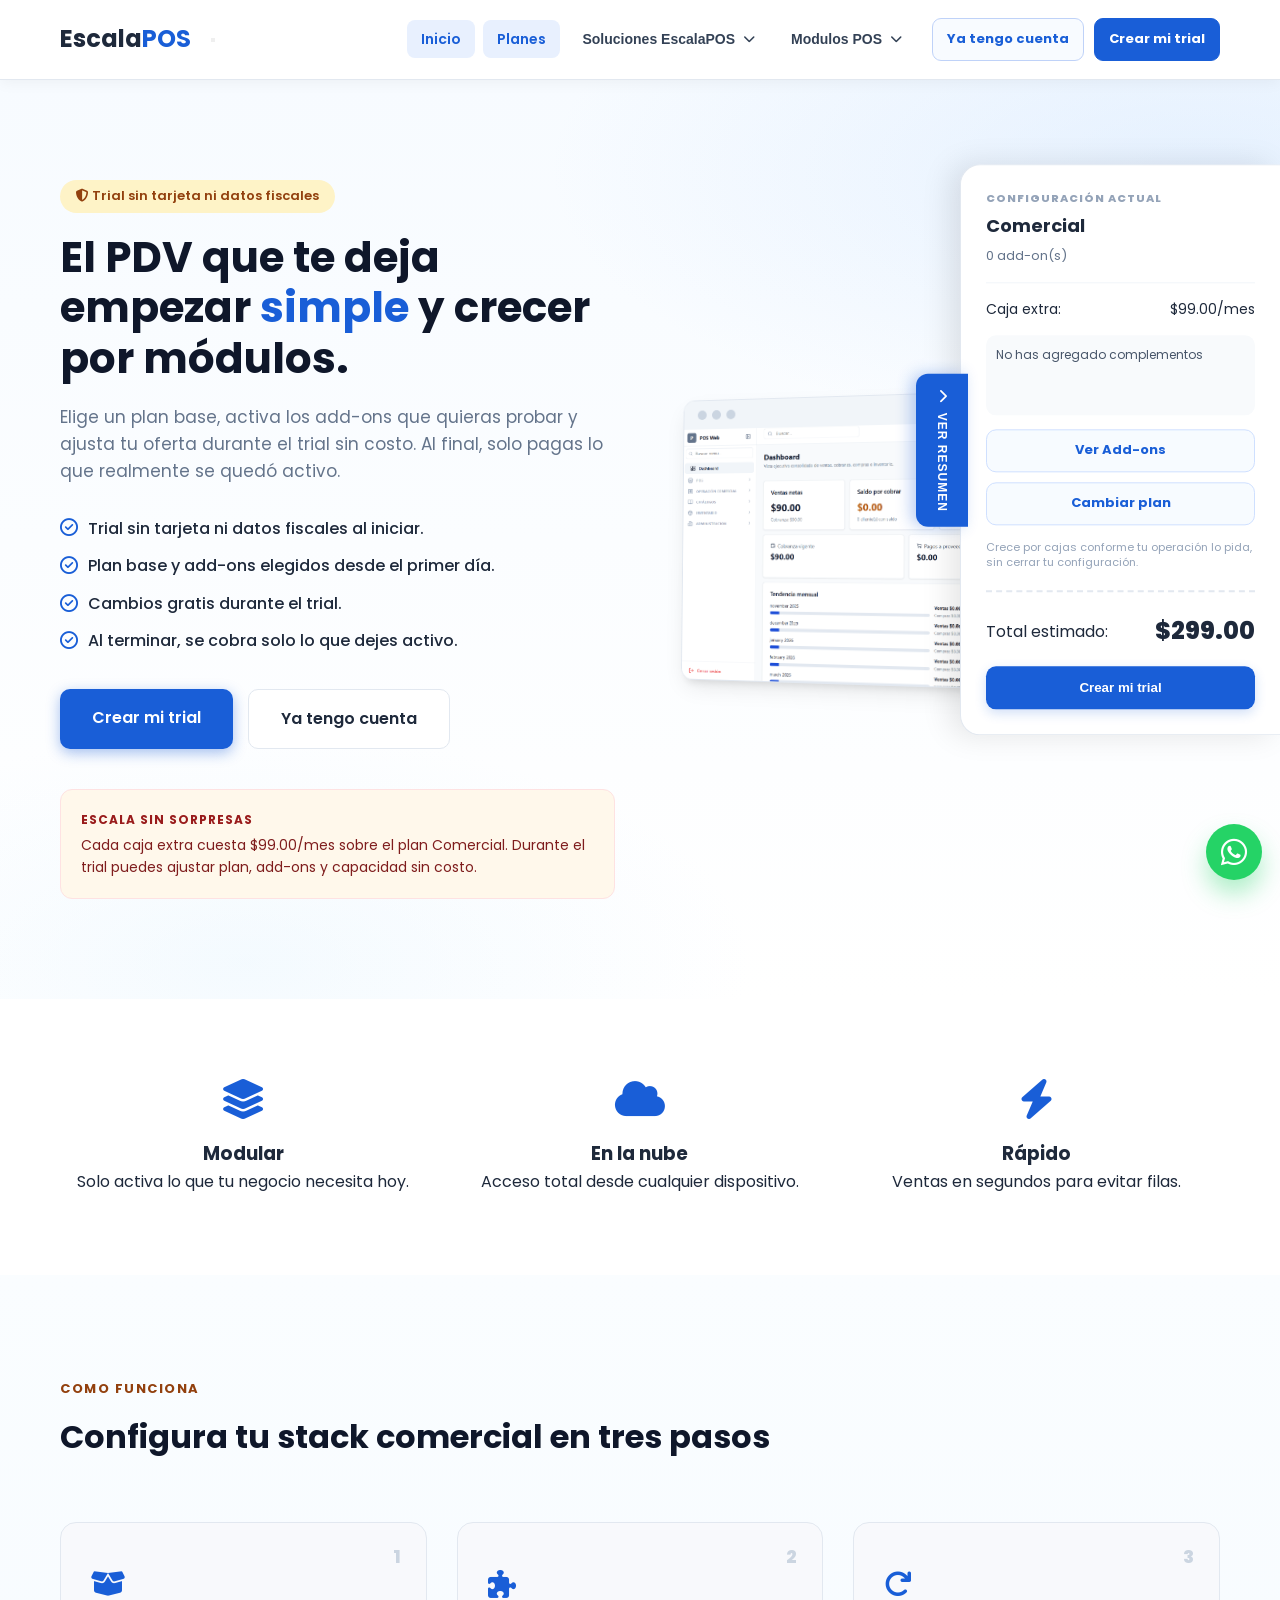
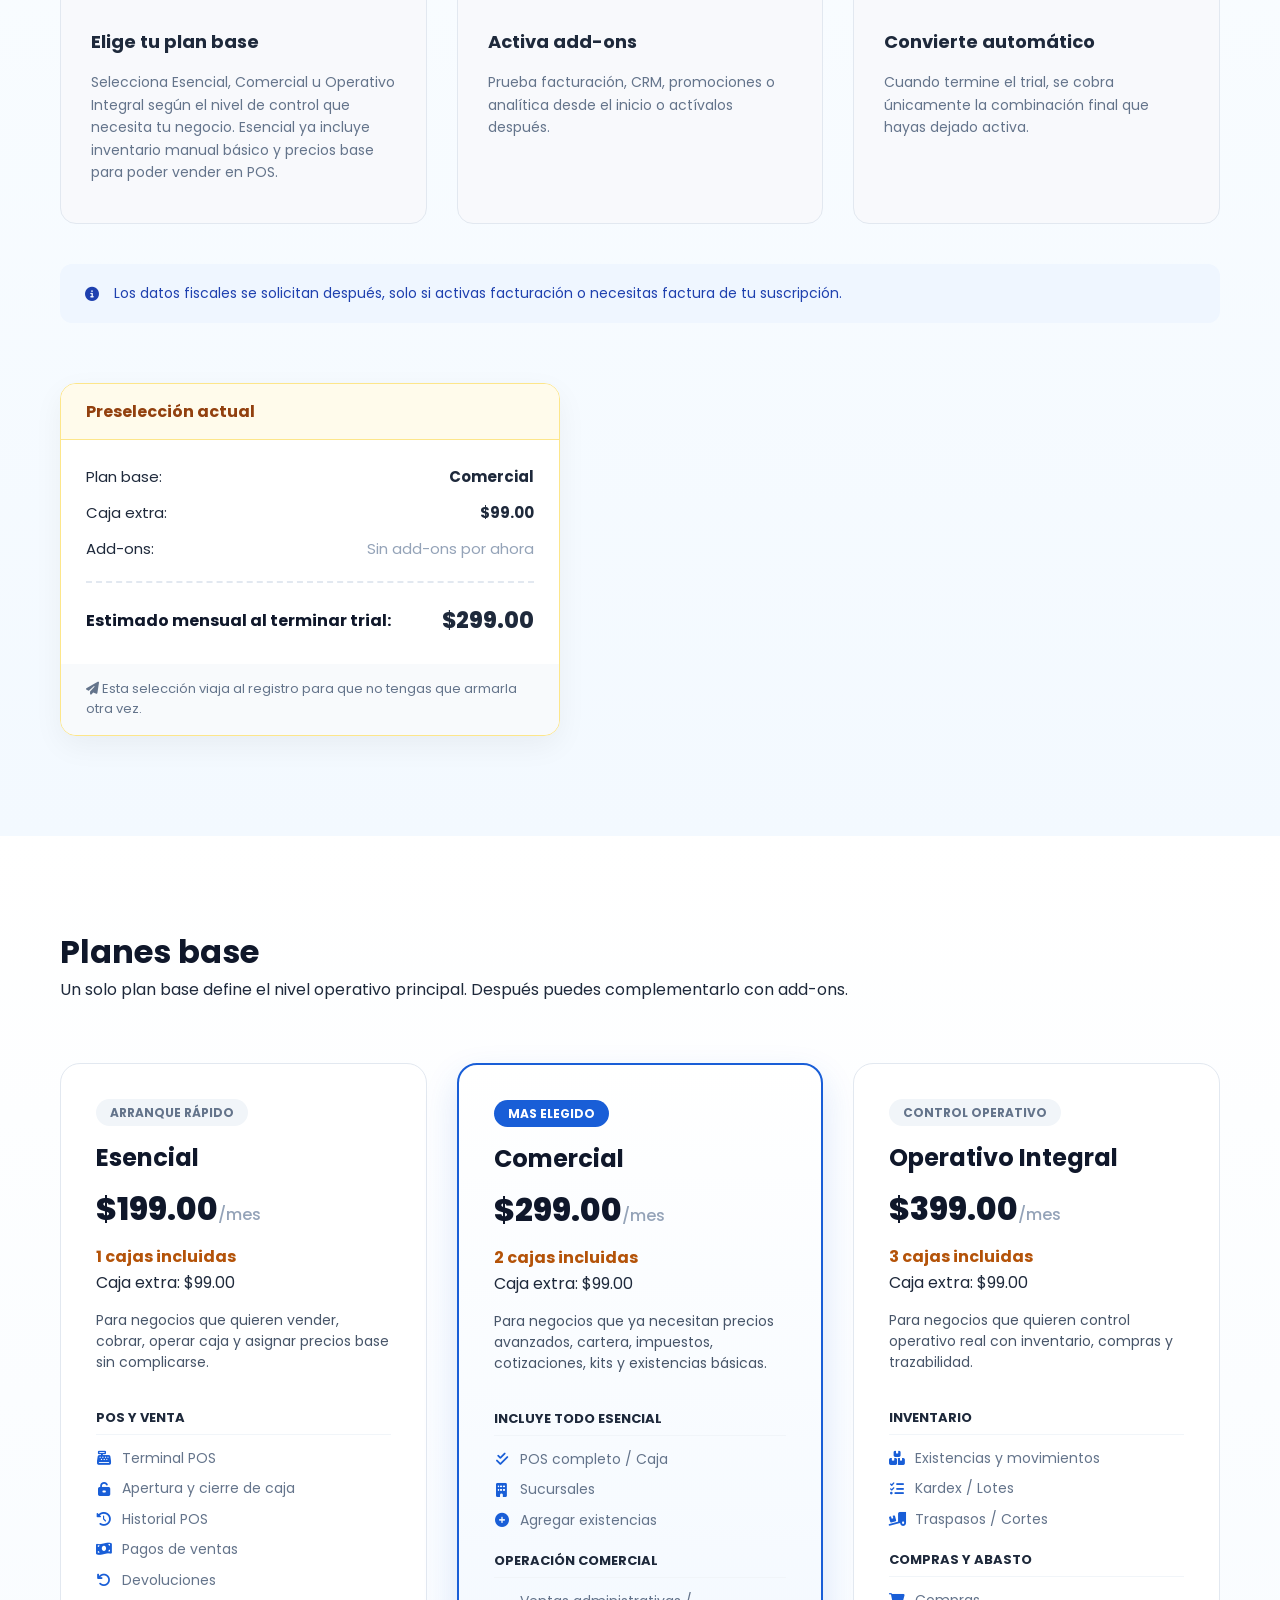
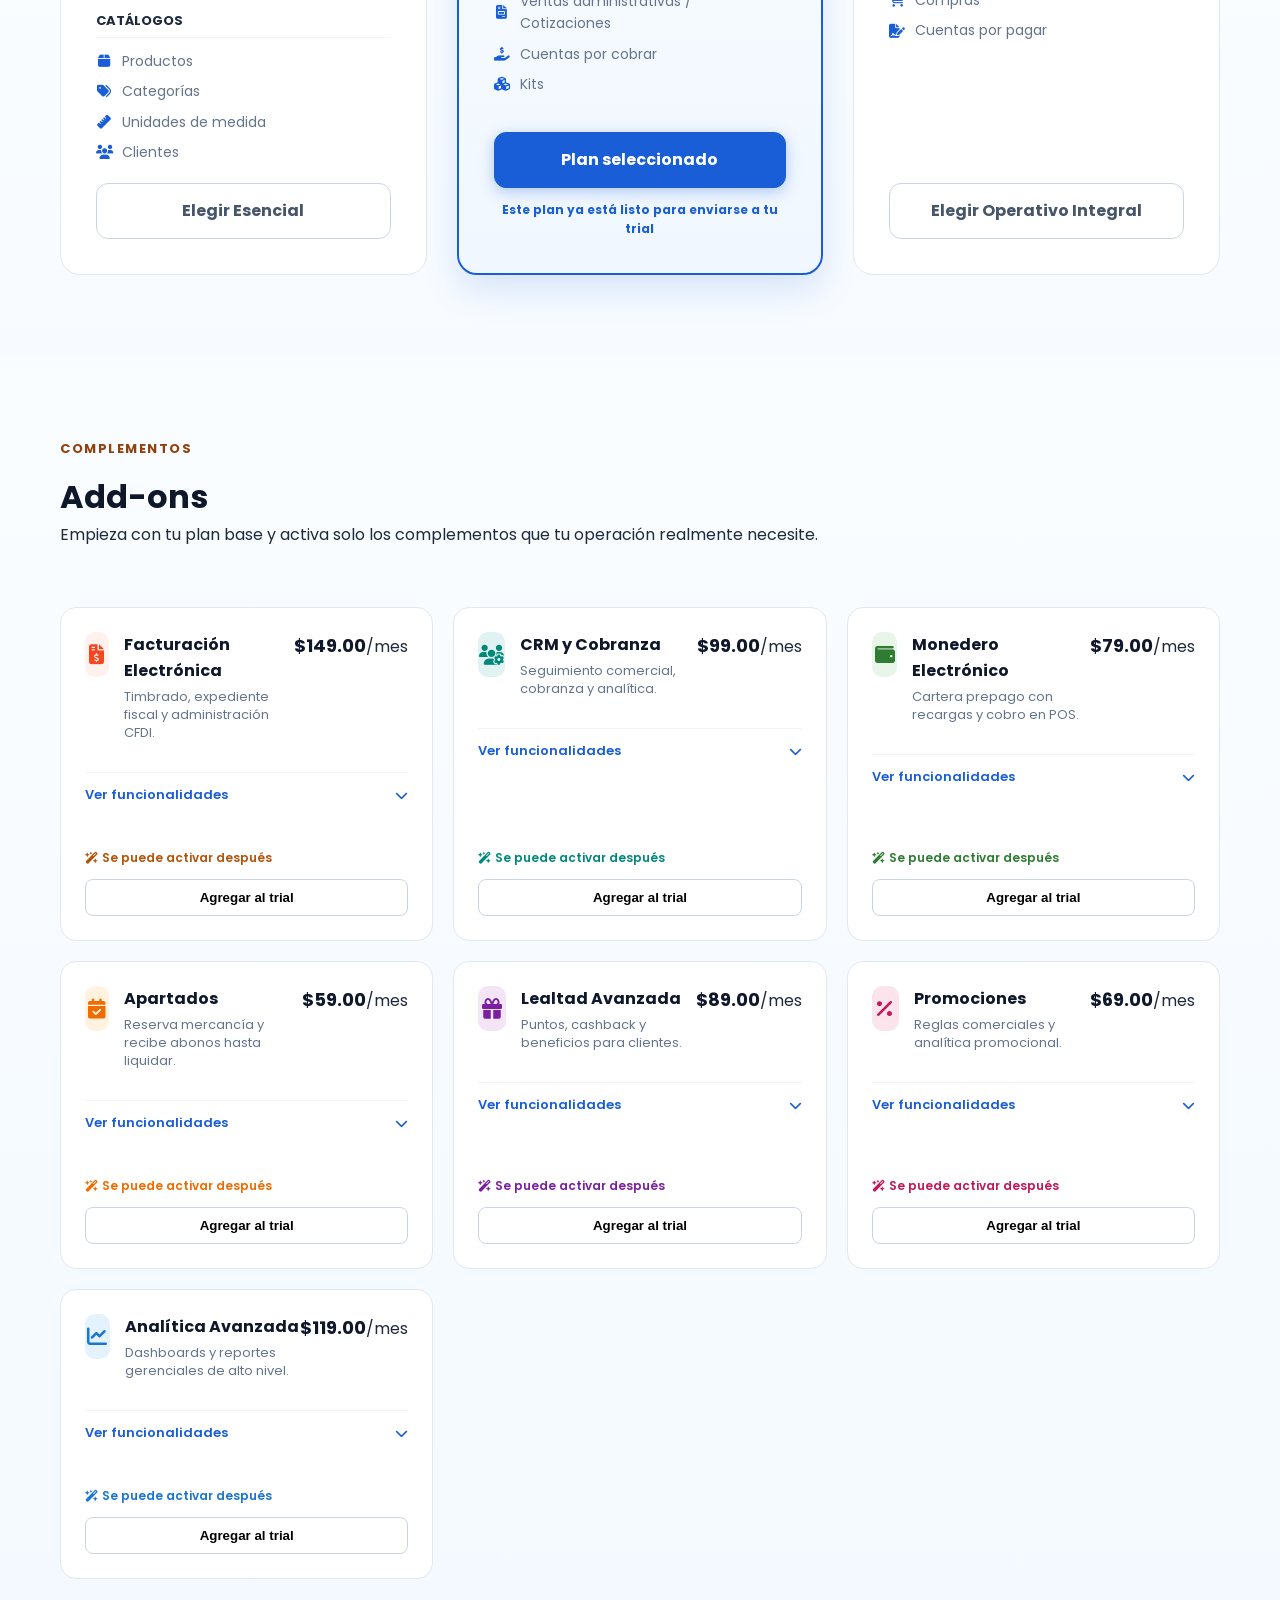
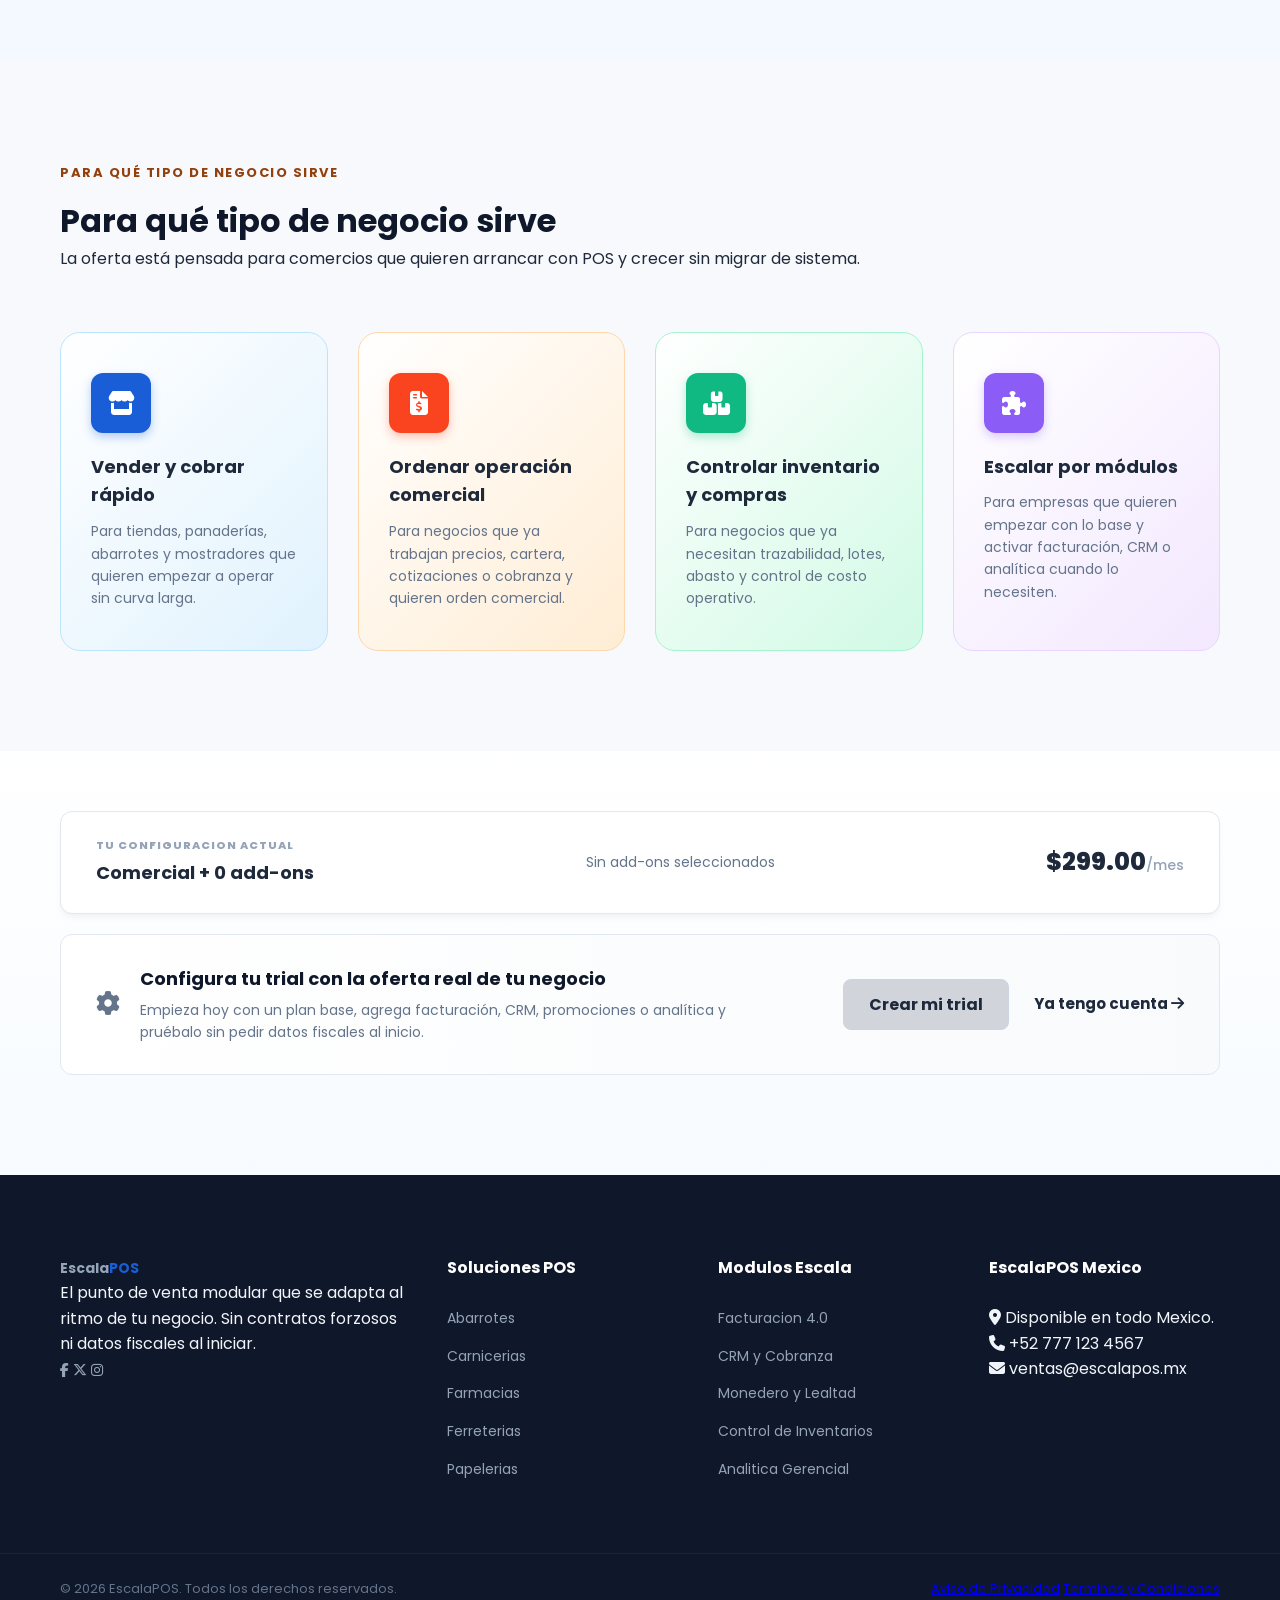
<file: index.html>
﻿<!DOCTYPE html>
<html lang="es">
<head>
    <meta charset="UTF-8">
    <meta name="viewport" content="width=device-width, initial-scale=1.0">
    <title>EscalaPOS | El PDV Modular que crece contigo</title>
    <meta name="description" content="EscalaPOS es el punto de venta modular en la nube para negocios en Mexico. Comienza con un plan base y escala con modulos segun tu operacion.">
    <meta name="keywords" content="punto de venta, software POS, EscalaPOS, sistema de ventas, negocio en Mexico, punto de venta en la nube">
    <meta name="robots" content="index,follow">
    <link rel="canonical" href="https://escalapos.mx/">
    <meta property="og:locale" content="es_MX">
    <meta property="og:type" content="website">
    <meta property="og:site_name" content="EscalaPOS">
    <meta property="og:title" content="EscalaPOS | El PDV Modular que crece contigo">
    <meta property="og:description" content="EscalaPOS es el punto de venta modular en la nube para negocios en Mexico. Comienza con un plan base y escala con modulos segun tu operacion.">
    <meta property="og:url" content="https://escalapos.mx/">
    <meta property="og:image" content="https://escalapos.mx/media/escalapos.png">
    <meta name="twitter:card" content="summary_large_image">
    <meta name="twitter:title" content="EscalaPOS | El PDV Modular que crece contigo">
    <meta name="twitter:description" content="EscalaPOS es el punto de venta modular en la nube para negocios en Mexico. Comienza con un plan base y escala con modulos segun tu operacion.">
    <meta name="twitter:image" content="https://escalapos.mx/media/escalapos.png">
    <link href="https://fonts.googleapis.com/css2?family=Poppins:wght@300;400;500;600;700;800&display=swap" rel="stylesheet">
    <link rel="stylesheet" href="https://cdnjs.cloudflare.com/ajax/libs/font-awesome/6.5.1/css/all.min.css">
    <link rel="stylesheet" href="css/styles.css">
    <script type="application/ld+json">
{
    "@context":  "https://schema.org",
    "@type":  "Organization",
    "name":  "EscalaPOS",
    "url":  "https://escalapos.mx",
    "logo":  "https://escalapos.mx/media/escalapos.png",
    "contactPoint":  {
                         "telephone":  "+52-777-123-4567",
                         "areaServed":  "MX",
                         "contactType":  "sales",
                         "@type":  "ContactPoint",
                         "availableLanguage":  [
                                                   "es"
                                               ]
                     }
}
    </script>
    <script type="application/ld+json">
{
    "@context":  "https://schema.org",
    "@type":  "WebPage",
    "name":  "EscalaPOS | El PDV Modular que crece contigo",
    "description":  "EscalaPOS es el punto de venta modular en la nube para negocios en Mexico. Comienza con un plan base y escala con modulos segun tu operacion.",
    "url":  "https://escalapos.mx/",
    "inLanguage":  "es-MX",
    "isPartOf":  {
                     "url":  "https://escalapos.mx/",
                     "name":  "EscalaPOS",
                     "@type":  "WebSite"
                 }
}
    </script>
</head>
<body class="page-index">

    <header class="main-navbar">
    <div class="container nav-container">
        <a href="index.html" class="logo">Escala<span>POS</span></a>

        <button class="menu-toggle" id="mobile-menu" aria-label="Abrir menu" aria-expanded="false" type="button">
            <span class="bar"></span>
            <span class="bar"></span>
            <span class="bar"></span>
        </button>

        <nav class="nav-menu" aria-label="Navegacion principal">
            <ul class="nav-list">
                <li><a href="index.html" class="nav-link">Inicio</a></li>
                <li><a href="index.html#precios" class="nav-link">Planes</a></li>
                <li class="has-dropdown">
                    <button class="nav-link dropdown-toggle" type="button" aria-expanded="false">
                        Soluciones EscalaPOS <i class="fa-solid fa-chevron-down"></i>
                    </button>
                    <ul class="dropdown-menu">
                        <li><a href="Solucionespos/abarrotes-punto-de-venta.html">Abarrotes</a></li>
                            <li><a href="Solucionespos/sistema-para-carnicerias.html">Carnicerias</a></li>
                            <li><a href="Solucionespos/software-para-farmacias.html">Farmacias</a></li>
                            <li><a href="Solucionespos/software-para-ferreterias.html">Ferreterias</a></li>
                            <li><a href="Solucionespos/punto-de-venta-papelerias.html">Papelerias</a></li>
                    </ul>
                </li>
                <li class="has-dropdown">
                    <button class="nav-link dropdown-toggle" type="button" aria-expanded="false">
                        Modulos POS <i class="fa-solid fa-chevron-down"></i>
                    </button>
                    <ul class="dropdown-menu">
                        <li><a href="ModulosEscala/facturacion-4.html">Facturacion 4.0</a></li>
                            <li><a href="ModulosEscala/crm-cobranza.html">CRM y Cobranza</a></li>
                            <li><a href="ModulosEscala/monedero-electronico.html">Monedero y Lealtad</a></li>
                            <li><a href="ModulosEscala/control-inventario.html">Control de Inventarios</a></li>
                            <li><a href="ModulosEscala/software-analitica.html">Analitica Gerencial</a></li>
                    </ul>
                </li>
                <li class="nav-btns">
                    <a href="#" class="btn-login">Ya tengo cuenta</a>
                    <a href="#" class="btn-trial-nav">Crear mi trial</a>
                </li>
            </ul>
        </nav>
    </div>
</header>

    <section class="hero">
        <div class="container grid-hero">
            <div class="hero-text">
                <span class="badge-trial">
                    <i class="fa-solid fa-shield-halved"></i> Trial sin tarjeta ni datos fiscales
                </span>
                <h1>El PDV que te deja empezar <strong>simple</strong> y crecer por módulos.</h1>
                <p>Elige un plan base, activa los add-ons que quieras probar y ajusta tu oferta durante el trial sin costo. Al final, solo pagas lo que realmente se quedó activo.</p>
                
                <ul class="hero-bullets">
                    <li><i class="fa-regular fa-circle-check"></i> Trial sin tarjeta ni datos fiscales al iniciar.</li>
                    <li><i class="fa-regular fa-circle-check"></i> Plan base y add-ons elegidos desde el primer día.</li>
                    <li><i class="fa-regular fa-circle-check"></i> Cambios gratis durante el trial.</li>
                    <li><i class="fa-regular fa-circle-check"></i> Al terminar, se cobra solo lo que dejes activo.</li>
                </ul>

                <div class="hero-btns">
                    <a href="#" class="btn-primary">Crear mi trial</a>
                    <a href="#" class="btn-secondary">Ya tengo cuenta</a>
                </div>

                <div class="hero-alert">
                    <p><strong>ESCALA SIN SORPRESAS</strong></p>
                    <p>Cada caja extra cuesta $99.00/mes sobre el plan Comercial. Durante el trial puedes ajustar plan, add-ons y capacidad sin costo.</p>
                </div>
            </div>

            <div class="hero-image">
                <div class="dashboard-preview">
                    <div class="window-bar">
                        <span></span><span></span><span></span>
                    </div>
                    <img src="media/escalapos.png" alt="EscalaPOS Dashboard">
                </div>
            </div>
        </div>
    </section>

    <section class="features-icons container" id="funciones">
        <div class="feature-item">
            <i class="fa-solid fa-layer-group"></i>
            <h3>Modular</h3>
            <p>Solo activa lo que tu negocio necesita hoy.</p>
        </div>
        <div class="feature-item">
            <i class="fa-solid fa-cloud"></i>
            <h3>En la nube</h3>
            <p>Acceso total desde cualquier dispositivo.</p>
        </div>
        <div class="feature-item">
            <i class="fa-solid fa-bolt"></i>
            <h3>Rápido</h3>
            <p>Ventas en segundos para evitar filas.</p>
        </div>
    </section>
    <section class="how-it-works" id="pasos">
    <div class="container">
        <div class="section-header">
            <span class="sub-title">COMO FUNCIONA</span>
            <h2 class="section-title">Configura tu stack comercial en tres pasos</h2>
        </div>

        <div class="steps-grid">
            <div class="step-card">
                <div class="step-number">1</div>
                <div class="step-content">
                    <div class="step-icon"><i class="fa-solid fa-box-open"></i></div> <h3>Elige tu plan base</h3>
                    <p>Selecciona Esencial, Comercial u Operativo Integral según el nivel de control que necesita tu negocio. Esencial ya incluye inventario manual básico y precios base para poder vender en POS.</p>
                </div>
            </div>

            <div class="step-card">
                <div class="step-number">2</div>
                <div class="step-content">
                    <div class="step-icon"><i class="fa-solid fa-puzzle-piece"></i></div> <h3>Activa add-ons</h3>
                    <p>Prueba facturación, CRM, promociones o analítica desde el inicio o actívalos después.</p>
                </div>
            </div>

            <div class="step-card">
                <div class="step-number">3</div>
                <div class="step-content">
                    <div class="step-icon"><i class="fa-solid fa-arrow-rotate-right"></i></div> <h3>Convierte automático</h3>
                    <p>Cuando termine el trial, se cobra únicamente la combinación final que hayas dejado activa.</p>
                </div>
            </div>
        </div>

        <div class="info-banner">
            <i class="fa-solid fa-circle-info"></i>
            <p>Los datos fiscales se solicitan después, solo si activas facturación o necesitas factura de tu suscripción.</p>
        </div>
        

        <div class="preselection-card">
            <div class="pre-header">
                <h3>Preselección actual</h3>
            </div>
            <div class="pre-body">
                <div class="pre-item">
                    <span>Plan base:</span>
                    <strong>Comercial</strong>
                </div>
                <div class="pre-item">
                    <span>Caja extra:</span>
                    <strong>$99.00</strong>
                </div>
                <div class="pre-item">
                    <span>Add-ons:</span>
                    <span class="text-muted">Sin add-ons por ahora</span>
                </div>
                <div class="pre-total">
                    <span>Estimado mensual al terminar trial:</span>
                    <span class="price-tag">$299.00</span>
                </div>
            </div>
            <div class="pre-footer">
                <p><i class="fa-solid fa-paper-plane"></i> Esta selección viaja al registro para que no tengas que armarla otra vez.</p>
            </div>
        </div>
    </div>
</section>
<section class="pricing-section" id="precios">
    <div class="container">
        <div class="section-header">
            <h2 class="section-title">Planes base</h2>
            <p class="section-desc">Un solo plan base define el nivel operativo principal. Después puedes complementarlo con add-ons.</p>
        </div>

        <div class="pricing-grid">
            <div class="price-card">
                <div class="card-top">
                    <span class="badge-status">Arranque rápido</span>
                    <div class="price-header">
                        <h3>Esencial</h3>
                        <div class="amount">
                            <span class="value">$199.00</span><span class="period">/mes</span>
                        </div>
                    </div>
                    <p class="boxes-included">1 cajas incluidas</p>
                    <p class="extra-cost">Caja extra: $99.00</p>
                    <p class="card-pitch">Para negocios que quieren vender, cobrar, operar caja y asignar precios base sin complicarse.</p>
                </div>

                <div class="card-features">
                    <div class="feature-group">
                        <h4>POS y venta</h4>
                        <ul>
                            <li><i class="fa fa-cash-register"></i> Terminal POS</li>
                            <li><i class="fa fa-unlock-keyhole"></i> Apertura y cierre de caja</li>
                            <li><i class="fa fa-history"></i> Historial POS</li>
                            <li><i class="fa fa-money-bill-wave"></i> Pagos de ventas</li>
                            <li><i class="fa fa-arrow-rotate-left"></i> Devoluciones</li>
                        </ul>
                    </div>
                    <div class="feature-group">
                        <h4>Catálogos</h4>
                        <ul>
                            <li><i class="fa fa-box"></i> Productos</li>
                            <li><i class="fa fa-tags"></i> Categorías</li>
                            <li><i class="fa fa-ruler"></i> Unidades de medida</li>
                            <li><i class="fa fa-users"></i> Clientes</li>
                        </ul>
                    </div>
                </div>
                <div class="card-action">
                    <a href="#" class="btn-plan">Elegir Esencial</a>
                </div>
            </div>

            <div class="price-card selected">
                <div class="card-top">
                    <span class="badge-status highlight">Mas elegido</span>
                    <div class="price-header">
                        <h3>Comercial</h3>
                        <div class="amount">
                            <span class="value">$299.00</span><span class="period">/mes</span>
                        </div>
                    </div>
                    <p class="boxes-included">2 cajas incluidas</p>
                    <p class="extra-cost">Caja extra: $99.00</p>
                    <p class="card-pitch">Para negocios que ya necesitan precios avanzados, cartera, impuestos, cotizaciones, kits y existencias básicas.</p>
                </div>

                <div class="card-features">
                    <div class="feature-group">
                        <h4>Incluye todo Esencial</h4>
                        <ul>
                            <li><i class="fa fa-check-double"></i> POS completo / Caja</li>
                            <li><i class="fa fa-building"></i> Sucursales</li>
                            <li><i class="fa fa-plus-circle"></i> Agregar existencias</li>
                        </ul>
                    </div>
                    <div class="feature-group">
                        <h4>Operación comercial</h4>
                        <ul>
                            <li><i class="fa fa-file-invoice"></i> Ventas administrativas / Cotizaciones</li>
                            <li><i class="fa fa-hand-holding-dollar"></i> Cuentas por cobrar</li>
                            <li><i class="fa fa-cubes"></i> Kits</li>
                        </ul>
                    </div>
                </div>
                <div class="card-action">
                    <a href="#" class="btn-plan is-active">Plan seleccionado</a>
                    <p class="selection-msg">Este plan ya está listo para enviarse a tu trial</p>
                </div>
            </div>

            <div class="price-card">
                <div class="card-top">
                    <span class="badge-status">Control operativo</span>
                    <div class="price-header">
                        <h3>Operativo Integral</h3>
                        <div class="amount">
                            <span class="value">$399.00</span><span class="period">/mes</span>
                        </div>
                    </div>
                    <p class="boxes-included">3 cajas incluidas</p>
                    <p class="extra-cost">Caja extra: $99.00</p>
                    <p class="card-pitch">Para negocios que quieren control operativo real con inventario, compras y trazabilidad.</p>
                </div>
                <div class="card-features">
                    <div class="feature-group">
                        <h4>Inventario</h4>
                        <ul>
                            <li><i class="fa fa-boxes-stacked"></i> Existencias y movimientos</li>
                            <li><i class="fa fa-list-check"></i> Kardex / Lotes</li>
                            <li><i class="fa fa-truck-ramp-box"></i> Traspasos / Cortes</li>
                        </ul>
                    </div>
                    <div class="feature-group">
                        <h4>Compras y abasto</h4>
                        <ul>
                            <li><i class="fa fa-cart-shopping"></i> Compras</li>
                            <li><i class="fa fa-file-signature"></i> Cuentas por pagar</li>
                        </ul>
                    </div>
                </div>
                <div class="card-action">
                    <a href="#" class="btn-plan">Elegir Operativo Integral</a>
                </div>
            </div>
        </div>
    </div>
</section>
<section class="addons-section" id="modulos">
    <div class="container">
        <div class="section-header">
            <span class="sub-title">COMPLEMENTOS</span>
            <h2 class="section-title">Add-ons</h2>
            <p class="section-desc">Empieza con tu plan base y activa solo los complementos que tu operación realmente necesite.</p>
        </div>

        <div class="addons-grid">
            
            <div class="addon-card">
                <div class="addon-header">
                    <div class="addon-info">
                        <div class="addon-icon" style="background:#fff1ed; color:#fa441f;"><i class="fa-solid fa-file-invoice-dollar"></i></div>
                        <div>
                            <h3>Facturación Electrónica</h3>
                            <p class="addon-short-desc">Timbrado, expediente fiscal y administración CFDI.</p>
                        </div>
                    </div>
                    <div class="addon-price"><strong>$149.00</strong><span>/mes</span></div>
                </div>
                <details class="addon-details">
                    <summary>Ver funcionalidades <i class="fa-solid fa-chevron-down"></i></summary>
                    <ul>
                        <li><i class="fa-regular fa-circle-check"></i> Configuración fiscal</li>
                        <li><i class="fa-regular fa-circle-check"></i> Certificados SAT</li>
                        <li><i class="fa-regular fa-circle-check"></i> PAC central administrado</li>
                        <li><i class="fa-regular fa-circle-check"></i> Preview de factura</li>
                        <li><i class="fa-regular fa-circle-check"></i> Timbrado real</li>
                        <li><i class="fa-regular fa-circle-check"></i> XML y PDF</li>
                        <li><i class="fa-regular fa-circle-check"></i> Historial fiscal</li>
                        <li><i class="fa-regular fa-circle-check"></i> Expediente fiscal del negocio</li>
                    </ul>
                </details>
                <div class="addon-footer">
                    <span class="can-activate"><i class="fa-solid fa-wand-magic-sparkles"></i> Se puede activar después</span>
                    <button class="btn-addon-add" onclick="toggleAddon(this, 149)">Agregar al trial</button>
                </div>
            </div>

            <div class="addon-card">
                <div class="addon-header">
                    <div class="addon-info">
                        <div class="addon-icon" style="background:#e0f2f1; color:#00897b;"><i class="fa-solid fa-users-gear"></i></div>
                        <div>
                            <h3>CRM y Cobranza</h3>
                            <p class="addon-short-desc">Seguimiento comercial, cobranza y analítica.</p>
                        </div>
                    </div>
                    <div class="addon-price"><strong>$99.00</strong><span>/mes</span></div>
                </div>
                <details class="addon-details">
                    <summary>Ver funcionalidades <i class="fa-solid fa-chevron-down"></i></summary>
                    <ul>
                        <li><i class="fa-regular fa-circle-check"></i> CRM</li>
                        <li><i class="fa-regular fa-circle-check"></i> Seguimiento comercial</li>
                        <li><i class="fa-regular fa-circle-check"></i> Gestión de clientes</li>
                        <li><i class="fa-regular fa-circle-check"></i> Dashboard de cobranza</li>
                        <li><i class="fa-regular fa-circle-check"></i> Antigüedad de saldos</li>
                        <li><i class="fa-regular fa-circle-check"></i> Calendario de cobranza integrado</li>
                    </ul>
                </details>
                <div class="addon-footer">
                    <span class="can-activate" style="color:#00897b;"><i class="fa-solid fa-wand-magic-sparkles"></i> Se puede activar después</span>
                    <button class="btn-addon-add" onclick="toggleAddon(this, 99)">Agregar al trial</button>
                </div>
            </div>

            <div class="addon-card">
                <div class="addon-header">
                    <div class="addon-info">
                        <div class="addon-icon" style="background:#e8f5e9; color:#2e7d32;"><i class="fa-solid fa-wallet"></i></div>
                        <div>
                            <h3>Monedero Electrónico</h3>
                            <p class="addon-short-desc">Cartera prepago con recargas y cobro en POS.</p>
                        </div>
                    </div>
                    <div class="addon-price"><strong>$79.00</strong><span>/mes</span></div>
                </div>
                <details class="addon-details">
                    <summary>Ver funcionalidades <i class="fa-solid fa-chevron-down"></i></summary>
                    <ul>
                        <li><i class="fa-regular fa-circle-check"></i> Recargas manuales en POS y backoffice</li>
                        <li><i class="fa-regular fa-circle-check"></i> Saldo por cliente</li>
                        <li><i class="fa-regular fa-circle-check"></i> Movimientos auditados</li>
                        <li><i class="fa-regular fa-circle-check"></i> Cobro con monedero en POS</li>
                        <li><i class="fa-regular fa-circle-check"></i> Pagos mixtos</li>
                        <li><i class="fa-regular fa-circle-check"></i> Devoluciones al monedero</li>
                    </ul>
                </details>
                <div class="addon-footer">
                    <span class="can-activate" style="color:#2e7d32;"><i class="fa-solid fa-wand-magic-sparkles"></i> Se puede activar después</span>
                    <button class="btn-addon-add" onclick="toggleAddon(this, 79)">Agregar al trial</button>
                </div>
            </div>

            <div class="addon-card">
                <div class="addon-header">
                    <div class="addon-info">
                        <div class="addon-icon" style="background:#fff3e0; color:#ef6c00;"><i class="fa-solid fa-calendar-check"></i></div>
                        <div>
                            <h3>Apartados</h3>
                            <p class="addon-short-desc">Reserva mercancía y recibe abonos hasta liquidar.</p>
                        </div>
                    </div>
                    <div class="addon-price"><strong>$59.00</strong><span>/mes</span></div>
                </div>
                <details class="addon-details">
                    <summary>Ver funcionalidades <i class="fa-solid fa-chevron-down"></i></summary>
                    <ul>
                        <li><i class="fa-regular fa-circle-check"></i> Crear apartados</li>
                        <li><i class="fa-regular fa-circle-check"></i> Recibir abonos</li>
                        <li><i class="fa-regular fa-circle-check"></i> Liquidar y entregar despues</li>
                        <li><i class="fa-regular fa-circle-check"></i> Reserva de mercancia</li>
                        <li><i class="fa-regular fa-circle-check"></i> Consulta de apartados por cliente</li>
                        <li><i class="fa-regular fa-circle-check"></i> Operacion en POS y backoffice</li>
                    </ul>
                </details>
                <div class="addon-footer">
                    <span class="can-activate" style="color:#ef6c00;"><i class="fa-solid fa-wand-magic-sparkles"></i> Se puede activar después</span>
                    <button class="btn-addon-add" onclick="toggleAddon(this, 59)">Agregar al trial</button>
                </div>
            </div>

            <div class="addon-card">
                <div class="addon-header">
                    <div class="addon-info">
                        <div class="addon-icon" style="background:#f3e5f5; color:#7b1fa2;"><i class="fa-solid fa-gift"></i></div>
                        <div>
                            <h3>Lealtad Avanzada</h3>
                            <p class="addon-short-desc">Puntos, cashback y beneficios para clientes.</p>
                        </div>
                    </div>
                    <div class="addon-price"><strong>$89.00</strong><span>/mes</span></div>
                </div>
                <details class="addon-details">
                    <summary>Ver funcionalidades <i class="fa-solid fa-chevron-down"></i></summary>
                    <ul>
                        <li><i class="fa-regular fa-circle-check"></i> Puntos por venta</li>
                        <li><i class="fa-regular fa-circle-check"></i> Cashback al monedero</li>
                        <li><i class="fa-regular fa-circle-check"></i> Bonos por recarga</li>
                        <li><i class="fa-regular fa-circle-check"></i> Conversion de puntos</li>
                        <li><i class="fa-regular fa-circle-check"></i> Expiracion de puntos</li>
                        <li><i class="fa-regular fa-circle-check"></i> Beneficios avanzados por cliente</li>
                    </ul>
                </details>
                <div class="addon-footer">
                    <span class="can-activate" style="color:#7b1fa2;"><i class="fa-solid fa-wand-magic-sparkles"></i> Se puede activar después</span>
                    <button class="btn-addon-add" onclick="toggleAddon(this, 89)">Agregar al trial</button>
                </div>
            </div>

            <div class="addon-card">
                <div class="addon-header">
                    <div class="addon-info">
                        <div class="addon-icon" style="background:#fce4ec; color:#c2185b;"><i class="fa-solid fa-percent"></i></div>
                        <div>
                            <h3>Promociones</h3>
                            <p class="addon-short-desc">Reglas comerciales y analítica promocional.</p>
                        </div>
                    </div>
                    <div class="addon-price"><strong>$69.00</strong><span>/mes</span></div>
                </div>
                <details class="addon-details">
                    <summary>Ver funcionalidades <i class="fa-solid fa-chevron-down"></i></summary>
                    <ul>
                        <li><i class="fa-regular fa-circle-check"></i> Promociones comerciales</li>
                        <li><i class="fa-regular fa-circle-check"></i> Base para reglas promocionales futuras</li>
                        <li><i class="fa-regular fa-circle-check"></i> Dashboard de promociones</li>
                        <li><i class="fa-regular fa-circle-check"></i> Seguimiento de resultados</li>
                    </ul>
                </details>
                <div class="addon-footer">
                    <span class="can-activate" style="color:#c2185b;"><i class="fa-solid fa-wand-magic-sparkles"></i> Se puede activar después</span>
                    <button class="btn-addon-add" onclick="toggleAddon(this, 69)">Agregar al trial</button>
                </div>
            </div>

            <div class="addon-card">
                <div class="addon-header">
                    <div class="addon-info">
                        <div class="addon-icon" style="background:#e3f2fd; color:#1976d2;"><i class="fa-solid fa-chart-line"></i></div>
                        <div>
                            <h3>Analítica Avanzada</h3>
                            <p class="addon-short-desc">Dashboards y reportes gerenciales de alto nivel.</p>
                        </div>
                    </div>
                    <div class="addon-price"><strong>$119.00</strong><span>/mes</span></div>
                </div>
                <details class="addon-details">
                    <summary>Ver funcionalidades <i class="fa-solid fa-chevron-down"></i></summary>
                    <ul>
                        <li><i class="fa-regular fa-circle-check"></i> Dashboard de ventas</li>
                        <li><i class="fa-regular fa-circle-check"></i> utilidad y margen</li>
                        <li><i class="fa-regular fa-circle-check"></i> Analitica de inventario</li>
                        <li><i class="fa-regular fa-circle-check"></i> Analitica de compras</li>
                        <li><i class="fa-regular fa-circle-check"></i> Reportes gerenciales</li>
                        <li><i class="fa-regular fa-circle-check"></i> Visibilidad multi-sucursal</li>
                    </ul>
                </details>
                <div class="addon-footer">
                    <span class="can-activate" style="color:#1976d2;"><i class="fa-solid fa-wand-magic-sparkles"></i> Se puede activar después</span>
                    <button class="btn-addon-add" onclick="toggleAddon(this, 119)">Agregar al trial</button>
                </div>
            </div>

        </div>
    </div>
</section>
<section class="business-types" id="soluciones">
    <div class="container">
        <div class="section-header text-left">
            <span class="sub-title">PARA QUÉ TIPO DE NEGOCIO SIRVE</span>
            <h2 class="section-title">Para qué tipo de negocio sirve</h2>
            <p class="section-desc">La oferta está pensada para comercios que quieren arrancar con POS y crecer sin migrar de sistema.</p>
        </div>

        <div class="business-grid">
            <div class="business-card card-azul">
                <div class="card-icon">
                    <i class="fa-solid fa-store"></i>
                </div>
                <h3>Vender y cobrar rápido</h3>
                <p>Para tiendas, panaderías, abarrotes y mostradores que quieren empezar a operar sin curva larga.</p>
            </div>

            <div class="business-card card-naranja">
                <div class="card-icon">
                    <i class="fa-solid fa-file-invoice-dollar"></i>
                </div>
                <h3>Ordenar operación comercial</h3>
                <p>Para negocios que ya trabajan precios, cartera, cotizaciones o cobranza y quieren orden comercial.</p>
            </div>

            <div class="business-card card-verde">
                <div class="card-icon">
                    <i class="fa-solid fa-boxes-stacked"></i>
                </div>
                <h3>Controlar inventario y compras</h3>
                <p>Para negocios que ya necesitan trazabilidad, lotes, abasto y control de costo operativo.</p>
            </div>

            <div class="business-card card-purpura">
                <div class="card-icon">
                    <i class="fa-solid fa-puzzle-piece"></i>
                </div>
                <h3>Escalar por módulos</h3>
                <p>Para empresas que quieren empezar con lo base y activar facturación, CRM o analítica cuando lo necesiten.</p>
            </div>
        </div>
    </div>
</section>
<section class="final-config" id="configuracion">
    <div class="container">
        
        <div class="summary-card">
            <div class="summary-header">
                <div class="summary-title">
                    <span class="label">TU CONFIGURACION ACTUAL</span>
                    <h3 id="display-plan-name">Comercial + 0 add-ons</h3>
                </div>
                <div class="summary-list-names">
                    <p id="display-addons-list">Sin add-ons seleccionados</p>
                </div>
                <div class="summary-total">
                    <h2 id="total-price">$299.00<span>/mes</span></h2>
                </div>
            </div>
        </div>

        <div class="cta-final-card">
            <div class="cta-content">
                <div class="cta-icon">
                    <i class="fa-solid fa-gear"></i>
                </div>
                <div class="cta-text">
                    <h4>Configura tu trial con la oferta real de tu negocio</h4>
                    <p>Empieza hoy con un plan base, agrega facturación, CRM, promociones o analítica y pruébalo sin pedir datos fiscales al inicio.</p>
                </div>
            </div>
            <div class="cta-actions">
                <a href="#" class="btn-primary-large">Crear mi trial</a>
                <a href="#" class="btn-link">Ya tengo cuenta <i class="fa-solid fa-arrow-right"></i></a>
            </div>
        </div>

    </div>
</section>
<div class="summary-widget" id="summaryWidget">
    <button class="widget-toggle" id="toggleWidget">
        <i class="fa-solid fa-chevron-left"></i>
        <span class="toggle-text">Ver resumen</span>
    </button>

    <div class="widget-content">
        <div class="widget-header">
            <span class="label">CONFIGURACIÓN ACTUAL</span>
            <h3 id="widget-plan-name">Comercial</h3>
            <p id="widget-addons-count">0 add-ons seleccionados</p>
        </div>

        <div class="widget-body">
            <div class="summary-item">
                <span>Caja extra:</span>
                <span>$99.00/mes</span>
            </div>
            <div class="widget-addons-list" id="widget-addons-list">
                <p class="empty-msg">No has agregado complementos</p>
            </div>
            <p class="widget-note">Crece por cajas conforme tu operación lo pida, sin cerrar tu configuración.</p>
        </div>

        <div class="widget-footer">
            <div class="widget-total">
                <span>Total estimado:</span>
                <h2 id="widget-total-price">$299.00</h2>
            </div>
            <button class="btn-primary-widget">Crear mi trial</button>
        </div>
    </div>
</div>
<a href="https://wa.me/527771234567?text=Hola%2C%20quiero%20informacion%20de%20EscalaPOS." target="_blank" rel="noopener noreferrer" class="whatsapp-float" aria-label="Abrir WhatsApp">
    <i class="fa-brands fa-whatsapp"></i>
</a>
<footer class="footer-seo">
    <div class="container grid-footer">
        <div class="footer-col brand-col">
            <a href="index.html" class="logo">Escala<span>POS</span></a>
            <p>El punto de venta modular que se adapta al ritmo de tu negocio. Sin contratos forzosos ni datos fiscales al iniciar.</p>
            <div class="social-links">
                <a href="#" aria-label="Facebook"><i class="fa-brands fa-facebook-f"></i></a>
                <a href="#" aria-label="X"><i class="fa-brands fa-x-twitter"></i></a>
                <a href="#" aria-label="Instagram"><i class="fa-brands fa-instagram"></i></a>
            </div>
        </div>
        <div class="footer-col">
            <h4>Soluciones POS</h4>
            <ul>
                <li><a href="Solucionespos/abarrotes-punto-de-venta.html">Abarrotes</a></li>
                <li><a href="Solucionespos/sistema-para-carnicerias.html">Carnicerias</a></li>
                <li><a href="Solucionespos/software-para-farmacias.html">Farmacias</a></li>
                <li><a href="Solucionespos/software-para-ferreterias.html">Ferreterias</a></li>
                <li><a href="Solucionespos/punto-de-venta-papelerias.html">Papelerias</a></li>
            </ul>
        </div>
        <div class="footer-col">
            <h4>Modulos Escala</h4>
            <ul>
                <li><a href="ModulosEscala/facturacion-4.html">Facturacion 4.0</a></li>
                <li><a href="ModulosEscala/crm-cobranza.html">CRM y Cobranza</a></li>
                <li><a href="ModulosEscala/monedero-electronico.html">Monedero y Lealtad</a></li>
                <li><a href="ModulosEscala/control-inventario.html">Control de Inventarios</a></li>
                <li><a href="ModulosEscala/software-analitica.html">Analitica Gerencial</a></li>
            </ul>
        </div>
        <div class="footer-col">
            <h4>EscalaPOS Mexico</h4>
            <p><i class="fa-solid fa-location-dot"></i> Disponible en todo Mexico.</p>
            <p><i class="fa-solid fa-phone"></i> +52 777 123 4567</p>
            <p><i class="fa-solid fa-envelope"></i> ventas@escalapos.mx</p>
        </div>
    </div>
    <div class="footer-bottom">
        <div class="container bottom-flex">
            <p>&copy; 2026 EscalaPOS. Todos los derechos reservados.</p>
            <div class="legal-links">
                <a href="#">Aviso de Privacidad</a>
                <a href="#">Terminos y Condiciones</a>
            </div>
        </div>
    </div>
</footer>




<script src="js/scriptl.js"></script>
</body>
</html>
</file>
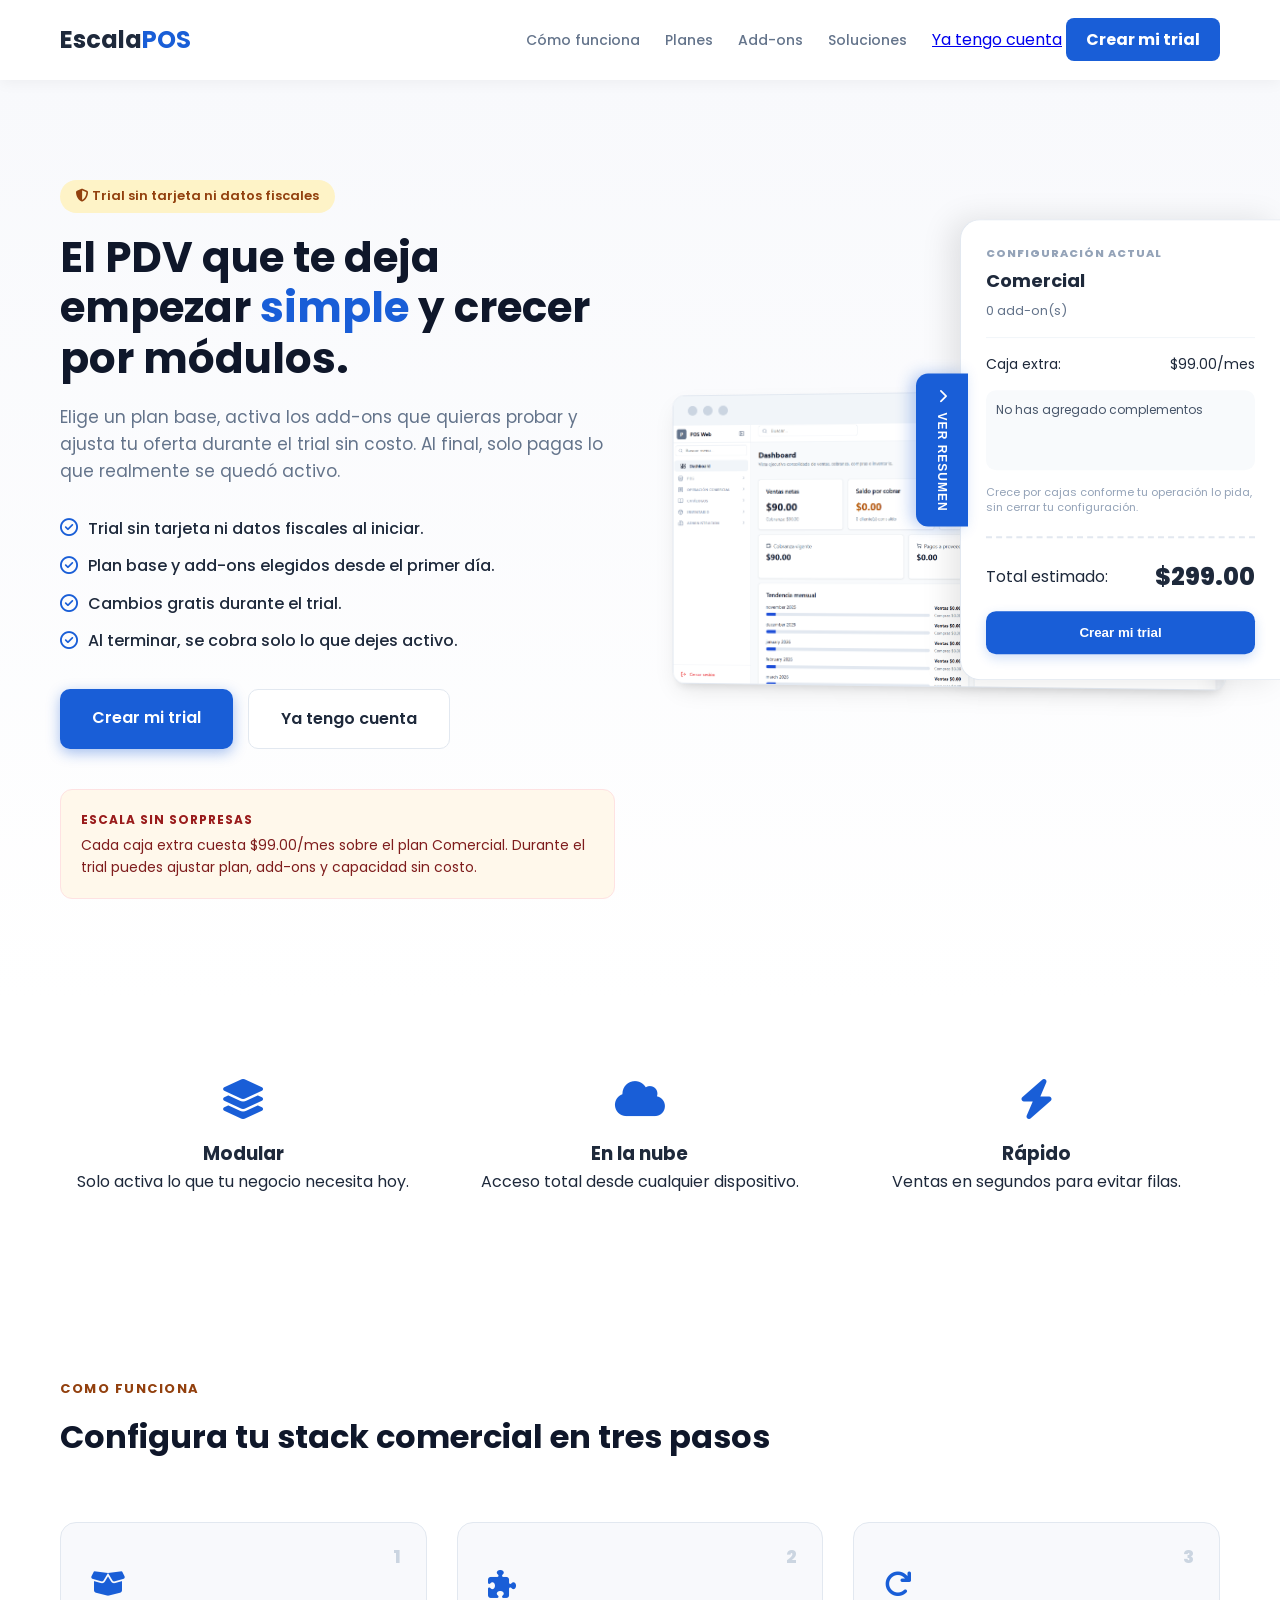
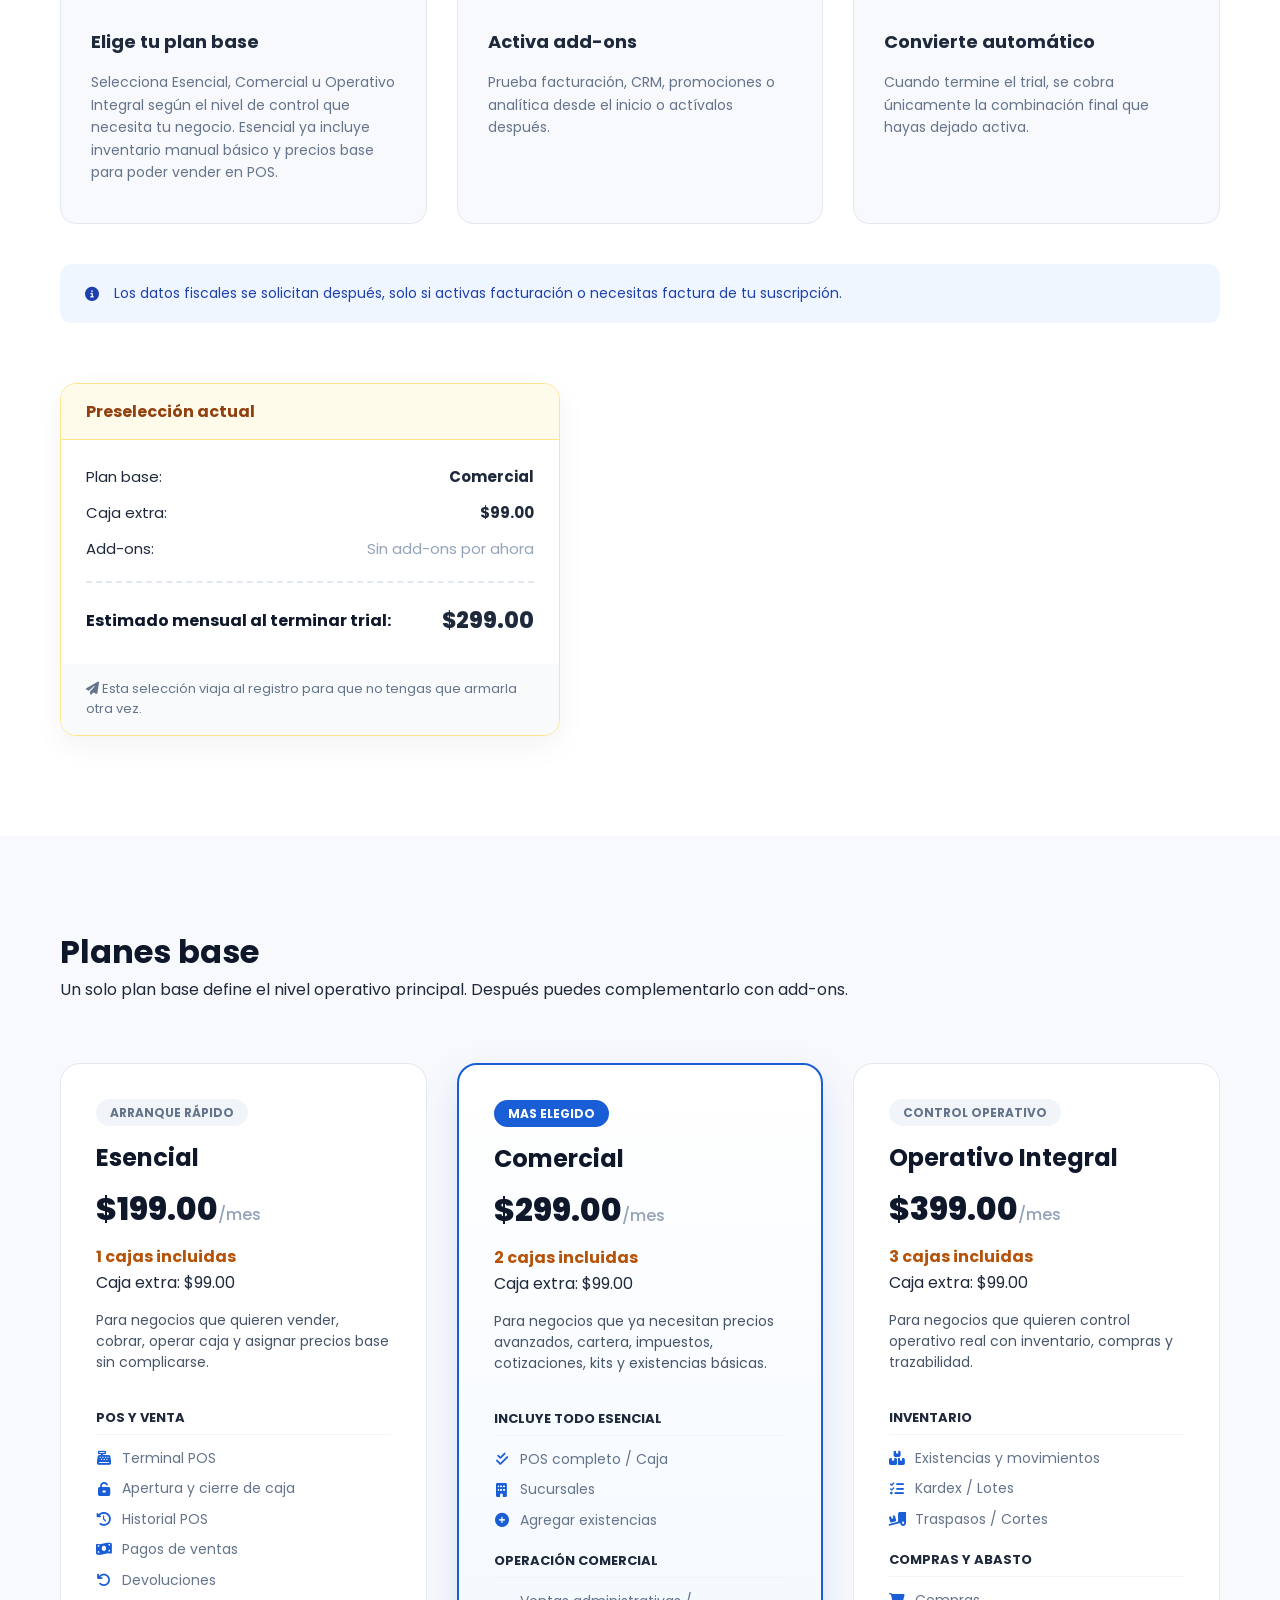
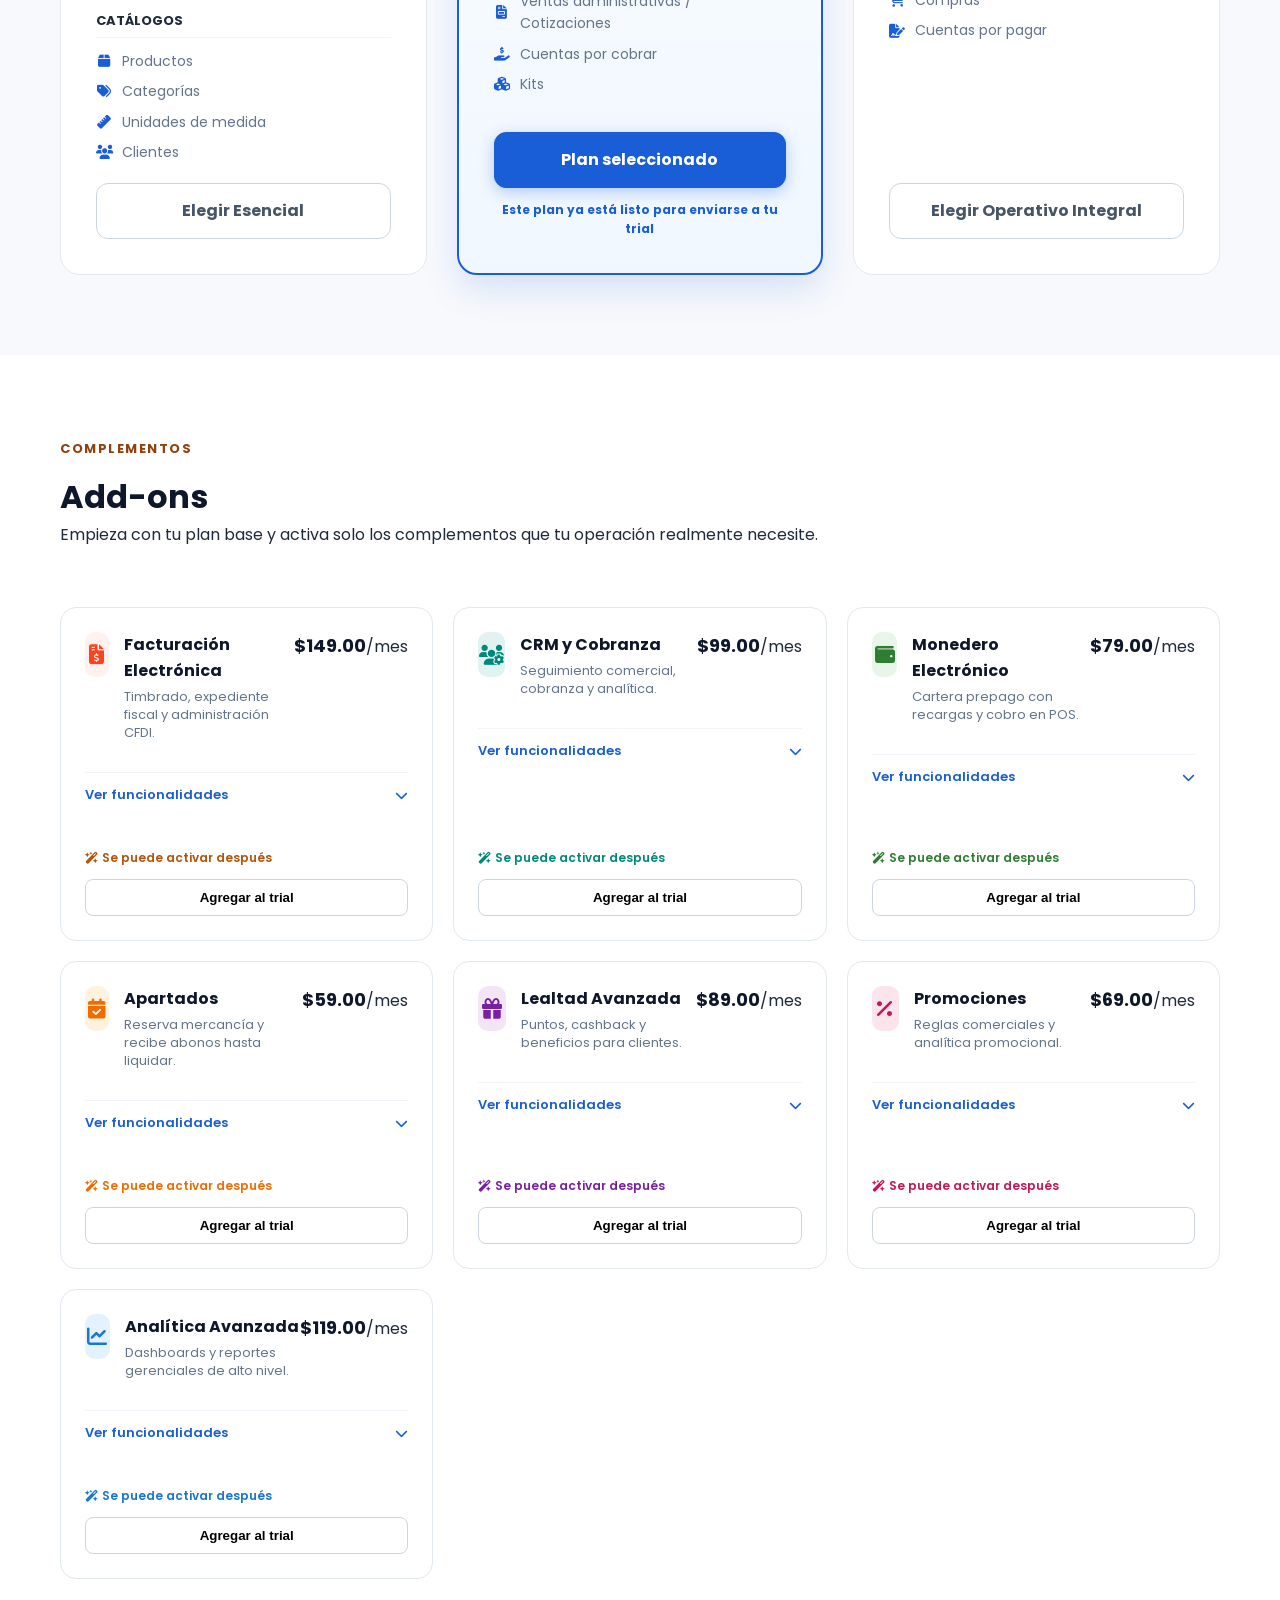
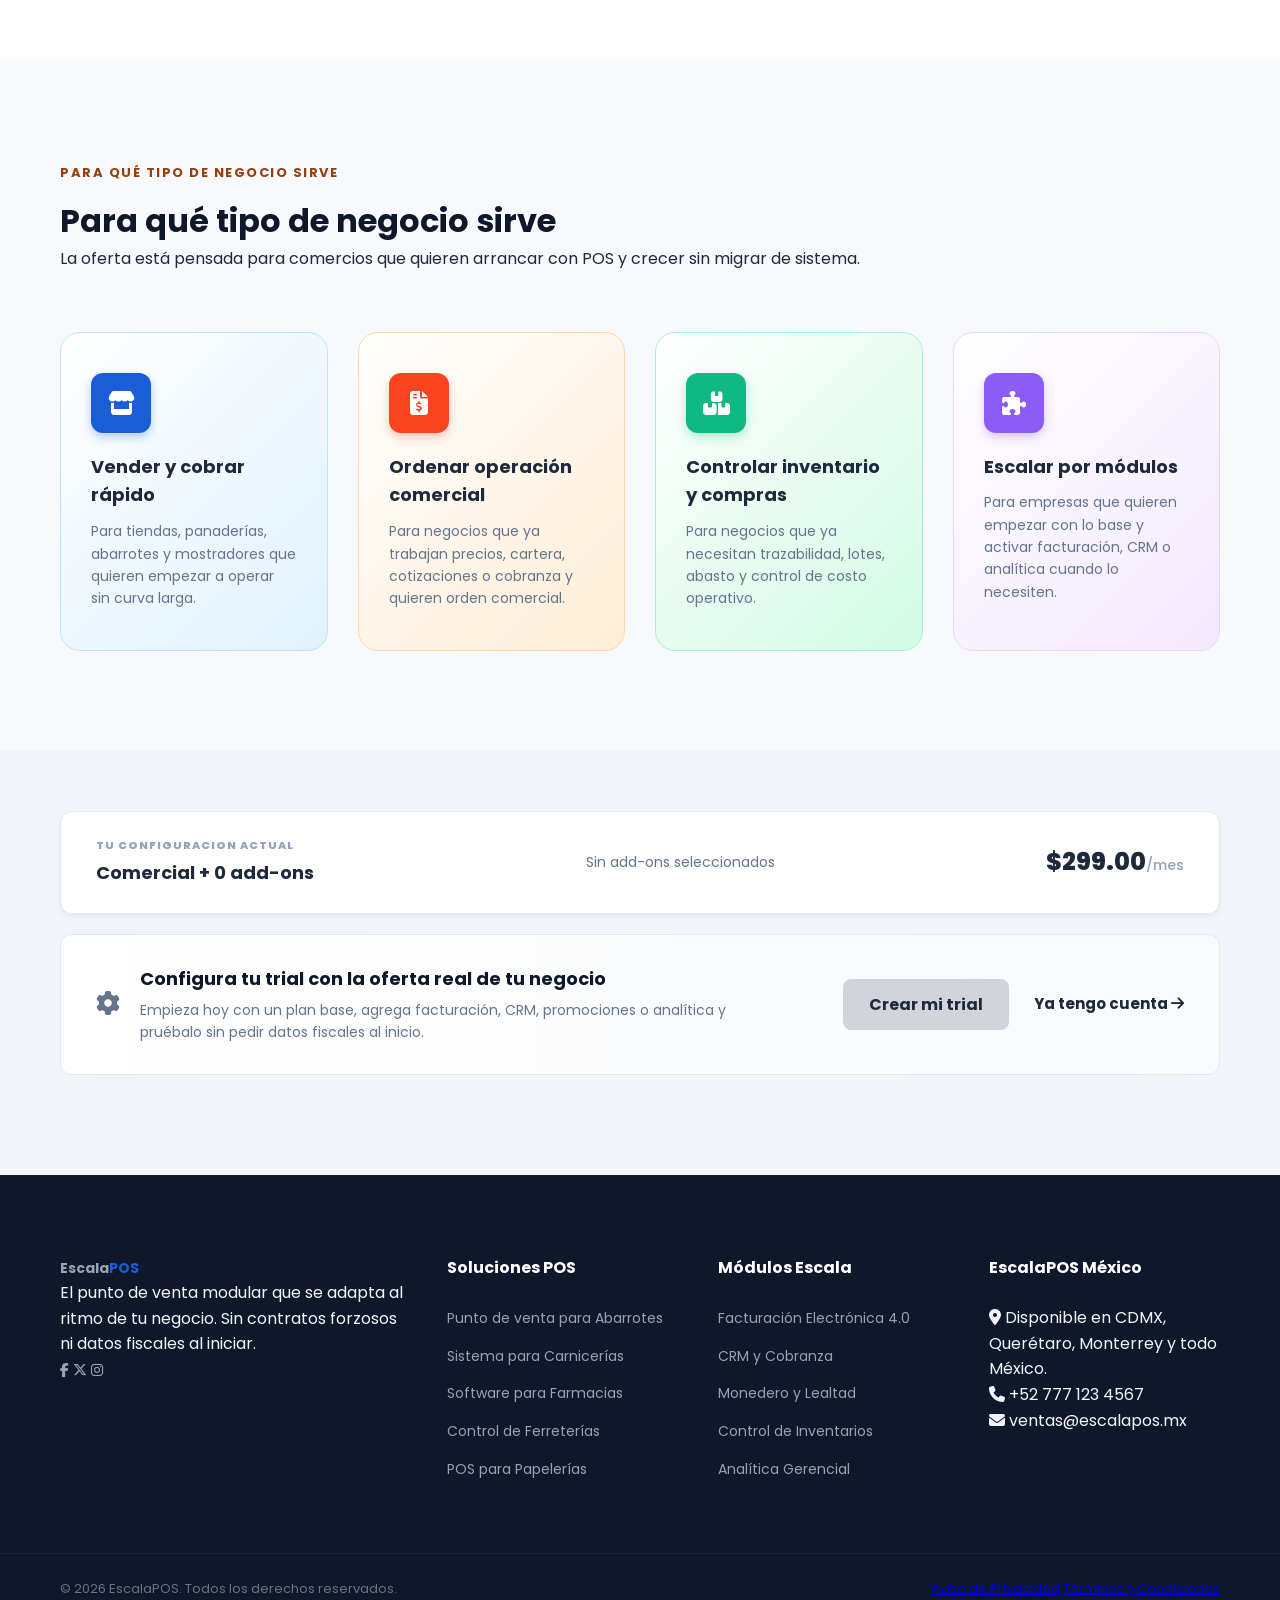
<file: escalapos.html>
<!DOCTYPE html>
<html lang="es">
<head>
    <meta charset="UTF-8">
    <meta name="viewport" content="width=device-width, initial-scale=1.0">
    <title>EscalaPOS | El PDV Modular que crece contigo</title>
    <link href="https://fonts.googleapis.com/css2?family=Poppins:wght@300;400;500;600;700&display=swap" rel="stylesheet">
    <link rel="stylesheet" href="https://cdnjs.cloudflare.com/ajax/libs/font-awesome/6.5.1/css/all.min.css">
    <link rel="stylesheet" href="styles.css">
    
</head>
<body>

    <header class="main-navbar">
    <div class="container nav-container">
        <a href="#" class="logo">Escala<span>POS</span></a>
        
        <div class="menu-toggle" id="mobile-menu">
            <span class="bar"></span>
            <span class="bar"></span>
            <span class="bar"></span>
        </div>

        <nav class="nav-menu">
            <ul class="nav-list">
                <li><a href="#pasos" class="nav-link">Cómo funciona</a></li>
                <li><a href="#precios" class="nav-link">Planes</a></li>
                <li><a href="#modulos" class="nav-link">Add-ons</a></li>
                <li><a href="#soluciones" class="nav-link">Soluciones</a></li>
                <li class="nav-btns">
                    <a href="#" class="btn-login">Ya tengo cuenta</a>
                    <a href="#" class="btn-trial-nav">Crear mi trial</a>
                </li>
            </ul>
        </nav>
    </div>
</header>

    <section class="hero">
        <div class="container grid-hero">
            <div class="hero-text">
                <span class="badge-trial">
                    <i class="fa-solid fa-shield-halved"></i> Trial sin tarjeta ni datos fiscales
                </span>
                <h1>El PDV que te deja empezar <strong>simple</strong> y crecer por módulos.</h1>
                <p>Elige un plan base, activa los add-ons que quieras probar y ajusta tu oferta durante el trial sin costo. Al final, solo pagas lo que realmente se quedó activo.</p>
                
                <ul class="hero-bullets">
                    <li><i class="fa-regular fa-circle-check"></i> Trial sin tarjeta ni datos fiscales al iniciar.</li>
                    <li><i class="fa-regular fa-circle-check"></i> Plan base y add-ons elegidos desde el primer día.</li>
                    <li><i class="fa-regular fa-circle-check"></i> Cambios gratis durante el trial.</li>
                    <li><i class="fa-regular fa-circle-check"></i> Al terminar, se cobra solo lo que dejes activo.</li>
                </ul>

                <div class="hero-btns">
                    <a href="#" class="btn-primary">Crear mi trial</a>
                    <a href="#" class="btn-secondary">Ya tengo cuenta</a>
                </div>

                <div class="hero-alert">
                    <p><strong>ESCALA SIN SORPRESAS</strong></p>
                    <p>Cada caja extra cuesta $99.00/mes sobre el plan Comercial. Durante el trial puedes ajustar plan, add-ons y capacidad sin costo.</p>
                </div>
            </div>

            <div class="hero-image">
                <div class="dashboard-preview">
                    <div class="window-bar">
                        <span></span><span></span><span></span>
                    </div>
                    <img src="/media/escalapos.png" alt="EscalaPOS Dashboard">
                </div>
            </div>
        </div>
    </section>

    <section class="features-icons container" id="funciones">
        <div class="feature-item">
            <i class="fa-solid fa-layer-group"></i>
            <h3>Modular</h3>
            <p>Solo activa lo que tu negocio necesita hoy.</p>
        </div>
        <div class="feature-item">
            <i class="fa-solid fa-cloud"></i>
            <h3>En la nube</h3>
            <p>Acceso total desde cualquier dispositivo.</p>
        </div>
        <div class="feature-item">
            <i class="fa-solid fa-bolt"></i>
            <h3>Rápido</h3>
            <p>Ventas en segundos para evitar filas.</p>
        </div>
    </section>
    <section class="how-it-works" id="pasos">
    <div class="container">
        <div class="section-header">
            <span class="sub-title">COMO FUNCIONA</span>
            <h2 class="section-title">Configura tu stack comercial en tres pasos</h2>
        </div>

        <div class="steps-grid">
            <div class="step-card">
                <div class="step-number">1</div>
                <div class="step-content">
                    <div class="step-icon"><i class="fa-solid fa-box-open"></i></div> <h3>Elige tu plan base</h3>
                    <p>Selecciona Esencial, Comercial u Operativo Integral según el nivel de control que necesita tu negocio. Esencial ya incluye inventario manual básico y precios base para poder vender en POS.</p>
                </div>
            </div>

            <div class="step-card">
                <div class="step-number">2</div>
                <div class="step-content">
                    <div class="step-icon"><i class="fa-solid fa-puzzle-piece"></i></div> <h3>Activa add-ons</h3>
                    <p>Prueba facturación, CRM, promociones o analítica desde el inicio o actívalos después.</p>
                </div>
            </div>

            <div class="step-card">
                <div class="step-number">3</div>
                <div class="step-content">
                    <div class="step-icon"><i class="fa-solid fa-arrow-rotate-right"></i></div> <h3>Convierte automático</h3>
                    <p>Cuando termine el trial, se cobra únicamente la combinación final que hayas dejado activa.</p>
                </div>
            </div>
        </div>

        <div class="info-banner">
            <i class="fa-solid fa-circle-info"></i>
            <p>Los datos fiscales se solicitan después, solo si activas facturación o necesitas factura de tu suscripción.</p>
        </div>
        

        <div class="preselection-card">
            <div class="pre-header">
                <h3>Preselección actual</h3>
            </div>
            <div class="pre-body">
                <div class="pre-item">
                    <span>Plan base:</span>
                    <strong>Comercial</strong>
                </div>
                <div class="pre-item">
                    <span>Caja extra:</span>
                    <strong>$99.00</strong>
                </div>
                <div class="pre-item">
                    <span>Add-ons:</span>
                    <span class="text-muted">Sin add-ons por ahora</span>
                </div>
                <div class="pre-total">
                    <span>Estimado mensual al terminar trial:</span>
                    <span class="price-tag">$299.00</span>
                </div>
            </div>
            <div class="pre-footer">
                <p><i class="fa-solid fa-paper-plane"></i> Esta selección viaja al registro para que no tengas que armarla otra vez.</p>
            </div>
        </div>
    </div>
</section>
<section class="pricing-section" id="precios">
    <div class="container">
        <div class="section-header">
            <h2 class="section-title">Planes base</h2>
            <p class="section-desc">Un solo plan base define el nivel operativo principal. Después puedes complementarlo con add-ons.</p>
        </div>

        <div class="pricing-grid">
            <div class="price-card">
                <div class="card-top">
                    <span class="badge-status">Arranque rápido</span>
                    <div class="price-header">
                        <h3>Esencial</h3>
                        <div class="amount">
                            <span class="value">$199.00</span><span class="period">/mes</span>
                        </div>
                    </div>
                    <p class="boxes-included">1 cajas incluidas</p>
                    <p class="extra-cost">Caja extra: $99.00</p>
                    <p class="card-pitch">Para negocios que quieren vender, cobrar, operar caja y asignar precios base sin complicarse.</p>
                </div>

                <div class="card-features">
                    <div class="feature-group">
                        <h4>POS y venta</h4>
                        <ul>
                            <li><i class="fa fa-cash-register"></i> Terminal POS</li>
                            <li><i class="fa fa-unlock-keyhole"></i> Apertura y cierre de caja</li>
                            <li><i class="fa fa-history"></i> Historial POS</li>
                            <li><i class="fa fa-money-bill-wave"></i> Pagos de ventas</li>
                            <li><i class="fa fa-arrow-rotate-left"></i> Devoluciones</li>
                        </ul>
                    </div>
                    <div class="feature-group">
                        <h4>Catálogos</h4>
                        <ul>
                            <li><i class="fa fa-box"></i> Productos</li>
                            <li><i class="fa fa-tags"></i> Categorías</li>
                            <li><i class="fa fa-ruler"></i> Unidades de medida</li>
                            <li><i class="fa fa-users"></i> Clientes</li>
                        </ul>
                    </div>
                </div>
                <div class="card-action">
                    <a href="#" class="btn-plan">Elegir Esencial</a>
                </div>
            </div>

            <div class="price-card selected">
                <div class="card-top">
                    <span class="badge-status highlight">Mas elegido</span>
                    <div class="price-header">
                        <h3>Comercial</h3>
                        <div class="amount">
                            <span class="value">$299.00</span><span class="period">/mes</span>
                        </div>
                    </div>
                    <p class="boxes-included">2 cajas incluidas</p>
                    <p class="extra-cost">Caja extra: $99.00</p>
                    <p class="card-pitch">Para negocios que ya necesitan precios avanzados, cartera, impuestos, cotizaciones, kits y existencias básicas.</p>
                </div>

                <div class="card-features">
                    <div class="feature-group">
                        <h4>Incluye todo Esencial</h4>
                        <ul>
                            <li><i class="fa fa-check-double"></i> POS completo / Caja</li>
                            <li><i class="fa fa-building"></i> Sucursales</li>
                            <li><i class="fa fa-plus-circle"></i> Agregar existencias</li>
                        </ul>
                    </div>
                    <div class="feature-group">
                        <h4>Operación comercial</h4>
                        <ul>
                            <li><i class="fa fa-file-invoice"></i> Ventas administrativas / Cotizaciones</li>
                            <li><i class="fa fa-hand-holding-dollar"></i> Cuentas por cobrar</li>
                            <li><i class="fa fa-cubes"></i> Kits</li>
                        </ul>
                    </div>
                </div>
                <div class="card-action">
                    <a href="#" class="btn-plan is-active">Plan seleccionado</a>
                    <p class="selection-msg">Este plan ya está listo para enviarse a tu trial</p>
                </div>
            </div>

            <div class="price-card">
                <div class="card-top">
                    <span class="badge-status">Control operativo</span>
                    <div class="price-header">
                        <h3>Operativo Integral</h3>
                        <div class="amount">
                            <span class="value">$399.00</span><span class="period">/mes</span>
                        </div>
                    </div>
                    <p class="boxes-included">3 cajas incluidas</p>
                    <p class="extra-cost">Caja extra: $99.00</p>
                    <p class="card-pitch">Para negocios que quieren control operativo real con inventario, compras y trazabilidad.</p>
                </div>
                <div class="card-features">
                    <div class="feature-group">
                        <h4>Inventario</h4>
                        <ul>
                            <li><i class="fa fa-boxes-stacked"></i> Existencias y movimientos</li>
                            <li><i class="fa fa-list-check"></i> Kardex / Lotes</li>
                            <li><i class="fa fa-truck-ramp-box"></i> Traspasos / Cortes</li>
                        </ul>
                    </div>
                    <div class="feature-group">
                        <h4>Compras y abasto</h4>
                        <ul>
                            <li><i class="fa fa-cart-shopping"></i> Compras</li>
                            <li><i class="fa fa-file-signature"></i> Cuentas por pagar</li>
                        </ul>
                    </div>
                </div>
                <div class="card-action">
                    <a href="#" class="btn-plan">Elegir Operativo Integral</a>
                </div>
            </div>
        </div>
    </div>
</section>
<section class="addons-section" id="modulos">
    <div class="container">
        <div class="section-header">
            <span class="sub-title">COMPLEMENTOS</span>
            <h2 class="section-title">Add-ons</h2>
            <p class="section-desc">Empieza con tu plan base y activa solo los complementos que tu operación realmente necesite.</p>
        </div>

        <div class="addons-grid">
            
            <div class="addon-card">
                <div class="addon-header">
                    <div class="addon-info">
                        <div class="addon-icon" style="background:#fff1ed; color:#fa441f;"><i class="fa-solid fa-file-invoice-dollar"></i></div>
                        <div>
                            <h3>Facturación Electrónica</h3>
                            <p class="addon-short-desc">Timbrado, expediente fiscal y administración CFDI.</p>
                        </div>
                    </div>
                    <div class="addon-price"><strong>$149.00</strong><span>/mes</span></div>
                </div>
                <details class="addon-details">
                    <summary>Ver funcionalidades <i class="fa-solid fa-chevron-down"></i></summary>
                    <ul>
                        <li><i class="fa-regular fa-circle-check"></i> Configuración fiscal</li>
                        <li><i class="fa-regular fa-circle-check"></i> Certificados SAT</li>
                        <li><i class="fa-regular fa-circle-check"></i> PAC central administrado</li>
                        <li><i class="fa-regular fa-circle-check"></i> Preview de factura</li>
                        <li><i class="fa-regular fa-circle-check"></i> Timbrado real</li>
                        <li><i class="fa-regular fa-circle-check"></i> XML y PDF</li>
                        <li><i class="fa-regular fa-circle-check"></i> Historial fiscal</li>
                        <li><i class="fa-regular fa-circle-check"></i> Expediente fiscal del negocio</li>
                    </ul>
                </details>
                <div class="addon-footer">
                    <span class="can-activate"><i class="fa-solid fa-wand-magic-sparkles"></i> Se puede activar después</span>
                    <button class="btn-addon-add" onclick="toggleAddon(this, 149)">Agregar al trial</button>
                </div>
            </div>

            <div class="addon-card">
                <div class="addon-header">
                    <div class="addon-info">
                        <div class="addon-icon" style="background:#e0f2f1; color:#00897b;"><i class="fa-solid fa-users-gear"></i></div>
                        <div>
                            <h3>CRM y Cobranza</h3>
                            <p class="addon-short-desc">Seguimiento comercial, cobranza y analítica.</p>
                        </div>
                    </div>
                    <div class="addon-price"><strong>$99.00</strong><span>/mes</span></div>
                </div>
                <details class="addon-details">
                    <summary>Ver funcionalidades <i class="fa-solid fa-chevron-down"></i></summary>
                    <ul>
                        <li><i class="fa-regular fa-circle-check"></i> CRM</li>
                        <li><i class="fa-regular fa-circle-check"></i> Seguimiento comercial</li>
                        <li><i class="fa-regular fa-circle-check"></i> Gestión de clientes</li>
                        <li><i class="fa-regular fa-circle-check"></i> Dashboard de cobranza</li>
                        <li><i class="fa-regular fa-circle-check"></i> Antigüedad de saldos</li>
                        <li><i class="fa-regular fa-circle-check"></i> Calendario de cobranza integrado</li>
                    </ul>
                </details>
                <div class="addon-footer">
                    <span class="can-activate" style="color:#00897b;"><i class="fa-solid fa-wand-magic-sparkles"></i> Se puede activar después</span>
                    <button class="btn-addon-add" onclick="toggleAddon(this, 99)">Agregar al trial</button>
                </div>
            </div>

            <div class="addon-card">
                <div class="addon-header">
                    <div class="addon-info">
                        <div class="addon-icon" style="background:#e8f5e9; color:#2e7d32;"><i class="fa-solid fa-wallet"></i></div>
                        <div>
                            <h3>Monedero Electrónico</h3>
                            <p class="addon-short-desc">Cartera prepago con recargas y cobro en POS.</p>
                        </div>
                    </div>
                    <div class="addon-price"><strong>$79.00</strong><span>/mes</span></div>
                </div>
                <details class="addon-details">
                    <summary>Ver funcionalidades <i class="fa-solid fa-chevron-down"></i></summary>
                    <ul>
                        <li><i class="fa-regular fa-circle-check"></i> Recargas manuales en POS y backoffice</li>
                        <li><i class="fa-regular fa-circle-check"></i> Saldo por cliente</li>
                        <li><i class="fa-regular fa-circle-check"></i> Movimientos auditados</li>
                        <li><i class="fa-regular fa-circle-check"></i> Cobro con monedero en POS</li>
                        <li><i class="fa-regular fa-circle-check"></i> Pagos mixtos</li>
                        <li><i class="fa-regular fa-circle-check"></i> Devoluciones al monedero</li>
                    </ul>
                </details>
                <div class="addon-footer">
                    <span class="can-activate" style="color:#2e7d32;"><i class="fa-solid fa-wand-magic-sparkles"></i> Se puede activar después</span>
                    <button class="btn-addon-add" onclick="toggleAddon(this, 79)">Agregar al trial</button>
                </div>
            </div>

            <div class="addon-card">
                <div class="addon-header">
                    <div class="addon-info">
                        <div class="addon-icon" style="background:#fff3e0; color:#ef6c00;"><i class="fa-solid fa-calendar-check"></i></div>
                        <div>
                            <h3>Apartados</h3>
                            <p class="addon-short-desc">Reserva mercancía y recibe abonos hasta liquidar.</p>
                        </div>
                    </div>
                    <div class="addon-price"><strong>$59.00</strong><span>/mes</span></div>
                </div>
                <details class="addon-details">
                    <summary>Ver funcionalidades <i class="fa-solid fa-chevron-down"></i></summary>
                    <ul>
                        <li><i class="fa-regular fa-circle-check"></i> Crear apartados</li>
                        <li><i class="fa-regular fa-circle-check"></i> Recibir abonos</li>
                        <li><i class="fa-regular fa-circle-check"></i> Liquidar y entregar despues</li>
                        <li><i class="fa-regular fa-circle-check"></i> Reserva de mercancia</li>
                        <li><i class="fa-regular fa-circle-check"></i> Consulta de apartados por cliente</li>
                        <li><i class="fa-regular fa-circle-check"></i> Operacion en POS y backoffice</li>
                    </ul>
                </details>
                <div class="addon-footer">
                    <span class="can-activate" style="color:#ef6c00;"><i class="fa-solid fa-wand-magic-sparkles"></i> Se puede activar después</span>
                    <button class="btn-addon-add" onclick="toggleAddon(this, 59)">Agregar al trial</button>
                </div>
            </div>

            <div class="addon-card">
                <div class="addon-header">
                    <div class="addon-info">
                        <div class="addon-icon" style="background:#f3e5f5; color:#7b1fa2;"><i class="fa-solid fa-gift"></i></div>
                        <div>
                            <h3>Lealtad Avanzada</h3>
                            <p class="addon-short-desc">Puntos, cashback y beneficios para clientes.</p>
                        </div>
                    </div>
                    <div class="addon-price"><strong>$89.00</strong><span>/mes</span></div>
                </div>
                <details class="addon-details">
                    <summary>Ver funcionalidades <i class="fa-solid fa-chevron-down"></i></summary>
                    <ul>
                        <li><i class="fa-regular fa-circle-check"></i> Puntos por venta</li>
                        <li><i class="fa-regular fa-circle-check"></i> Cashback al monedero</li>
                        <li><i class="fa-regular fa-circle-check"></i> Bonos por recarga</li>
                        <li><i class="fa-regular fa-circle-check"></i> Conversion de puntos</li>
                        <li><i class="fa-regular fa-circle-check"></i> Expiracion de puntos</li>
                        <li><i class="fa-regular fa-circle-check"></i> Beneficios avanzados por cliente</li>
                    </ul>
                </details>
                <div class="addon-footer">
                    <span class="can-activate" style="color:#7b1fa2;"><i class="fa-solid fa-wand-magic-sparkles"></i> Se puede activar después</span>
                    <button class="btn-addon-add" onclick="toggleAddon(this, 89)">Agregar al trial</button>
                </div>
            </div>

            <div class="addon-card">
                <div class="addon-header">
                    <div class="addon-info">
                        <div class="addon-icon" style="background:#fce4ec; color:#c2185b;"><i class="fa-solid fa-percent"></i></div>
                        <div>
                            <h3>Promociones</h3>
                            <p class="addon-short-desc">Reglas comerciales y analítica promocional.</p>
                        </div>
                    </div>
                    <div class="addon-price"><strong>$69.00</strong><span>/mes</span></div>
                </div>
                <details class="addon-details">
                    <summary>Ver funcionalidades <i class="fa-solid fa-chevron-down"></i></summary>
                    <ul>
                        <li><i class="fa-regular fa-circle-check"></i> Promociones comerciales</li>
                        <li><i class="fa-regular fa-circle-check"></i> Base para reglas promocionales futuras</li>
                        <li><i class="fa-regular fa-circle-check"></i> Dashboard de promociones</li>
                        <li><i class="fa-regular fa-circle-check"></i> Seguimiento de resultados</li>
                    </ul>
                </details>
                <div class="addon-footer">
                    <span class="can-activate" style="color:#c2185b;"><i class="fa-solid fa-wand-magic-sparkles"></i> Se puede activar después</span>
                    <button class="btn-addon-add" onclick="toggleAddon(this, 69)">Agregar al trial</button>
                </div>
            </div>

            <div class="addon-card">
                <div class="addon-header">
                    <div class="addon-info">
                        <div class="addon-icon" style="background:#e3f2fd; color:#1976d2;"><i class="fa-solid fa-chart-line"></i></div>
                        <div>
                            <h3>Analítica Avanzada</h3>
                            <p class="addon-short-desc">Dashboards y reportes gerenciales de alto nivel.</p>
                        </div>
                    </div>
                    <div class="addon-price"><strong>$119.00</strong><span>/mes</span></div>
                </div>
                <details class="addon-details">
                    <summary>Ver funcionalidades <i class="fa-solid fa-chevron-down"></i></summary>
                    <ul>
                        <li><i class="fa-regular fa-circle-check"></i> Dashboard de ventas</li>
                        <li><i class="fa-regular fa-circle-check"></i> utilidad y margen</li>
                        <li><i class="fa-regular fa-circle-check"></i> Analitica de inventario</li>
                        <li><i class="fa-regular fa-circle-check"></i> Analitica de compras</li>
                        <li><i class="fa-regular fa-circle-check"></i> Reportes gerenciales</li>
                        <li><i class="fa-regular fa-circle-check"></i> Visibilidad multi-sucursal</li>
                    </ul>
                </details>
                <div class="addon-footer">
                    <span class="can-activate" style="color:#1976d2;"><i class="fa-solid fa-wand-magic-sparkles"></i> Se puede activar después</span>
                    <button class="btn-addon-add" onclick="toggleAddon(this, 119)">Agregar al trial</button>
                </div>
            </div>

        </div>
    </div>
</section>
<section class="business-types" id="soluciones">
    <div class="container">
        <div class="section-header text-left">
            <span class="sub-title">PARA QUÉ TIPO DE NEGOCIO SIRVE</span>
            <h2 class="section-title">Para qué tipo de negocio sirve</h2>
            <p class="section-desc">La oferta está pensada para comercios que quieren arrancar con POS y crecer sin migrar de sistema.</p>
        </div>

        <div class="business-grid">
            <div class="business-card card-azul">
                <div class="card-icon">
                    <i class="fa-solid fa-store"></i>
                </div>
                <h3>Vender y cobrar rápido</h3>
                <p>Para tiendas, panaderías, abarrotes y mostradores que quieren empezar a operar sin curva larga.</p>
            </div>

            <div class="business-card card-naranja">
                <div class="card-icon">
                    <i class="fa-solid fa-file-invoice-dollar"></i>
                </div>
                <h3>Ordenar operación comercial</h3>
                <p>Para negocios que ya trabajan precios, cartera, cotizaciones o cobranza y quieren orden comercial.</p>
            </div>

            <div class="business-card card-verde">
                <div class="card-icon">
                    <i class="fa-solid fa-boxes-stacked"></i>
                </div>
                <h3>Controlar inventario y compras</h3>
                <p>Para negocios que ya necesitan trazabilidad, lotes, abasto y control de costo operativo.</p>
            </div>

            <div class="business-card card-purpura">
                <div class="card-icon">
                    <i class="fa-solid fa-puzzle-piece"></i>
                </div>
                <h3>Escalar por módulos</h3>
                <p>Para empresas que quieren empezar con lo base y activar facturación, CRM o analítica cuando lo necesiten.</p>
            </div>
        </div>
    </div>
</section>
<section class="final-config" id="configuracion">
    <div class="container">
        
        <div class="summary-card">
            <div class="summary-header">
                <div class="summary-title">
                    <span class="label">TU CONFIGURACION ACTUAL</span>
                    <h3 id="display-plan-name">Comercial + 0 add-ons</h3>
                </div>
                <div class="summary-list-names">
                    <p id="display-addons-list">Sin add-ons seleccionados</p>
                </div>
                <div class="summary-total">
                    <h2 id="total-price">$299.00<span>/mes</span></h2>
                </div>
            </div>
        </div>

        <div class="cta-final-card">
            <div class="cta-content">
                <div class="cta-icon">
                    <i class="fa-solid fa-gear"></i>
                </div>
                <div class="cta-text">
                    <h4>Configura tu trial con la oferta real de tu negocio</h4>
                    <p>Empieza hoy con un plan base, agrega facturación, CRM, promociones o analítica y pruébalo sin pedir datos fiscales al inicio.</p>
                </div>
            </div>
            <div class="cta-actions">
                <a href="#" class="btn-primary-large">Crear mi trial</a>
                <a href="#" class="btn-link">Ya tengo cuenta <i class="fa-solid fa-arrow-right"></i></a>
            </div>
        </div>

    </div>
</section>
<div class="summary-widget" id="summaryWidget">
    <button class="widget-toggle" id="toggleWidget">
        <i class="fa-solid fa-chevron-left"></i>
        <span class="toggle-text">Ver resumen</span>
    </button>

    <div class="widget-content">
        <div class="widget-header">
            <span class="label">CONFIGURACIÓN ACTUAL</span>
            <h3 id="widget-plan-name">Comercial</h3>
            <p id="widget-addons-count">0 add-ons seleccionados</p>
        </div>

        <div class="widget-body">
            <div class="summary-item">
                <span>Caja extra:</span>
                <span>$99.00/mes</span>
            </div>
            <div class="widget-addons-list" id="widget-addons-list">
                <p class="empty-msg">No has agregado complementos</p>
            </div>
            <p class="widget-note">Crece por cajas conforme tu operación lo pida, sin cerrar tu configuración.</p>
        </div>

        <div class="widget-footer">
            <div class="widget-total">
                <span>Total estimado:</span>
                <h2 id="widget-total-price">$299.00</h2>
            </div>
            <button class="btn-primary-widget">Crear mi trial</button>
        </div>
    </div>
</div>
<footer class="footer-seo">
    <div class="container grid-footer">
        <div class="footer-col brand-col">
            <a href="#" class="logo">Escala<span>POS</span></a>
            <p>El punto de venta modular que se adapta al ritmo de tu negocio. Sin contratos forzosos ni datos fiscales al iniciar.</p>
            <div class="social-links">
                <a href="#"><i class="fa-brands fa-facebook-f"></i></a>
                <a href="#"><i class="fa-brands fa-x-twitter"></i></a>
                <a href="#"><i class="fa-brands fa-instagram"></i></a>
            </div>
        </div>

        <div class="footer-col">
            <h4>Soluciones POS</h4>
            <ul>
                <li><a href="#">Punto de venta para Abarrotes</a></li>
                <li><a href="#">Sistema para Carnicerías</a></li>
                <li><a href="#">Software para Farmacias</a></li>
                <li><a href="#">Control de Ferreterías</a></li>
                <li><a href="#">POS para Papelerías</a></li>
            </ul>
        </div>

        <div class="footer-col">
            <h4>Módulos Escala</h4>
            <ul>
                <li><a href="#">Facturación Electrónica 4.0</a></li>
                <li><a href="#">CRM y Cobranza</a></li>
                <li><a href="#">Monedero y Lealtad</a></li>
                <li><a href="#">Control de Inventarios</a></li>
                <li><a href="#">Analítica Gerencial</a></li>
            </ul>
        </div>

        <div class="footer-col">
            <h4>EscalaPOS México</h4>
            <p><i class="fa-solid fa-location-dot"></i> Disponible en CDMX, Querétaro, Monterrey y todo México.</p>
            <p><i class="fa-solid fa-phone"></i> +52 777 123 4567</p>
            <p><i class="fa-solid fa-envelope"></i> ventas@escalapos.mx</p>
        </div>
    </div>

    <div class="footer-bottom">
        <div class="container bottom-flex">
            <p>&copy; 2026 EscalaPOS. Todos los derechos reservados.</p>
            <div class="legal-links">
                <a href="#">Aviso de Privacidad</a>
                <a href="#">Términos y Condiciones</a>
            </div>
        </div>
    </div>
</footer>

<script>
function toggleAddon(btn, price) {
    btn.classList.toggle('selected');
    if (btn.classList.contains('selected')) {
        btn.innerHTML = '<i class="fa-solid fa-check"></i> Agregado al trial';
        btn.style.backgroundColor = '#195ed7';
        btn.style.color = '#fff';
        btn.style.borderColor = '#195ed7';
    } else {
        btn.innerHTML = 'Agregar al trial';
        btn.style.backgroundColor = '#fff';
        btn.style.color = '#475569';
        btn.style.borderColor = '#cbd5e1';
    }
}
</script>

<script>
    document.querySelectorAll('.btn-plan').forEach(button => {
        button.addEventListener('click', function(e) {
            e.preventDefault(); // Evita que salte al hero o recargue

            // 1. Buscamos el contenedor del card padre
            const currentCard = this.closest('.price-card');
            
            // 2. Quitamos la selección de todos los demás
            document.querySelectorAll('.price-card').forEach(card => {
                card.classList.remove('selected');
                const btn = card.querySelector('.btn-plan');
                btn.classList.remove('is-active');
                btn.innerText = btn.getAttribute('data-default-text') || "Elegir Plan";
                
                // Removemos la leyenda si existe
                const msg = card.querySelector('.selection-msg');
                if(msg) msg.remove();
            });

            // 3. Marcamos el actual como seleccionado
            currentCard.classList.add('selected');
            this.classList.add('is-active');
            this.innerText = "Plan seleccionado";

            // 4. Agregamos la leyenda dinámicamente
            const footer = currentCard.querySelector('.card-action');
            const legend = document.createElement('p');
            legend.className = 'selection-msg';
            legend.innerText = 'Este plan ya está listo para enviarse a tu trial';
            footer.appendChild(legend);
        });

        // Guardamos el texto original para cuando se deseleccione
        button.setAttribute('data-default-text', button.innerText);
    });
</script>
<script src="scriptl.js"></script>
</body>
</html>
</file>
<file: css/styles.css>
﻿:root {
    --primary: #195ed7;
    --primary-light: #e8f0fe;
    --secondary: #fa441f;
    --text-dark: #1e293b;
    --text-light: #64748b;
    --bg-light: #f8f9fc;
    --white: #ffffff;
    --border: #e2e8f0;
    --shadow: 0 10px 25px -5px rgba(0, 0, 0, 0.1), 0 8px 10px -6px rgba(0, 0, 0, 0.1);
}

* {
    margin: 0;
    padding: 0;
    box-sizing: border-box;
}

body {
    font-family: 'Poppins', sans-serif;
    color: var(--text-dark);
    background-color: var(--white);
    line-height: 1.6;
}

.container {
    max-width: 1200px;
    margin: 0 auto;
    padding: 0 20px;
}

/* Navbar */
.navbar {
    height: 80px;
    display: flex;
    align-items: center;
    border-bottom: 1px solid var(--border);
    position: sticky;
    top: 0;
    background: rgba(255, 255, 255, 0.95);
    z-index: 1000;
}

.nav-flex {
    display: flex;
    justify-content: space-between;
    align-items: center;
    width: 100%;
}

.logo {
    font-size: 24px;
    font-weight: 700;
    text-decoration: none;
    color: var(--text-dark);
}

.logo span { color: var(--primary); }

.nav-links a {
    text-decoration: none;
    color: var(--text-light);
    margin-left: 25px;
    font-size: 14px;
    font-weight: 500;
    transition: 0.3s;
}

.btn-nav-trial {
    background: var(--primary);
    color: var(--white) !important;
    padding: 10px 20px;
    border-radius: 8px;
}

/* Hero Section */
.hero {
    padding: 100px 0;
    background: linear-gradient(180deg, var(--bg-light) 0%, #106ae0 100%);
}

.grid-hero {
    display: grid;
    grid-template-columns: 1fr 1fr;
    gap: 50px;
    align-items: center;
}

.badge-trial {
    display: inline-block;
    padding: 6px 16px;
    background: #fef3c7;
    color: #92400e;
    border-radius: 50px;
    font-size: 13px;
    font-weight: 600;
    margin-bottom: 20px;
}

.hero-text h1 {
    font-size: 42px;
    line-height: 1.2;
    margin-bottom: 20px;
    color: #0f172a;
}

.hero-text h1 strong { color: var(--primary); }

.hero-text p {
    color: var(--text-light);
    font-size: 17px;
    margin-bottom: 30px;
}

.hero-bullets {
    list-style: none;
    margin-bottom: 35px;
}

.hero-bullets li {
    display: flex;
    align-items: center;
    gap: 10px;
    margin-bottom: 12px;
    font-weight: 500;
    color: var(--text-dark);
}

.hero-bullets i { color: var(--primary); font-size: 18px; }

.hero-btns {
    display: flex;
    gap: 15px;
    margin-bottom: 40px;
}

.btn-primary {
    background: var(--primary);
    color: white;
    padding: 16px 32px;
    border-radius: 10px;
    text-decoration: none;
    font-weight: 600;
    box-shadow: 0 4px 14px 0 rgba(25, 94, 215, 0.39);
}

.btn-secondary {
    background: white;
    border: 1px solid var(--border);
    color: var(--text-dark);
    padding: 16px 32px;
    border-radius: 10px;
    text-decoration: none;
    font-weight: 600;
}

/* Tarjeta de Alerta Escala */
.hero-alert {
    background: #fff8eb;
    border: 1px solid #fee2e2;
    padding: 20px;
    border-radius: 12px;
}

.hero-alert p:first-child {
    color: #991b1b;
    font-size: 12px;
    letter-spacing: 1px;
    margin-bottom: 5px;
}

.hero-alert p:last-child {
    font-size: 14px;
    margin-bottom: 0;
    color: #7f1d1d;
}

/* Imagen y Dashboard Preview */
.dashboard-preview {
    background: var(--white);
    border-radius: 12px;
    box-shadow: var(--shadow);
    border: 1px solid var(--border);
    overflow: hidden;
    transform: perspective(1000px) rotateY(-5deg); /* Efecto ligero 3D */
}

.window-bar {
    background: #f1f5f9;
    padding: 10px 15px;
    display: flex;
    gap: 6px;
}

.window-bar span {
    width: 10px;
    height: 10px;
    border-radius: 50%;
    background: #cbd5e1;
}

.dashboard-preview img {
    width: 100%;
    display: block;
}

/* Features Icons */
.features-icons {
    display: grid;
    grid-template-columns: repeat(3, 1fr);
    gap: 30px;
    padding: 80px 20px;
    text-align: center;
}

.feature-item i {
    font-size: 40px;
    color: var(--primary);
    margin-bottom: 20px;
}

/* Responsive */
@media (max-width: 992px) {
    .grid-hero { grid-template-columns: 1fr; text-align: center; }
    .hero-text { padding-right: 0; }
    .hero-bullets li { justify-content: center; }
    .hero-btns { justify-content: center; }
    .dashboard-preview { transform: none; }
}
.how-it-works {
    padding: 100px 0;
    background-color: #ffffff;
}

.section-header {
    text-align: left;
    margin-bottom: 60px;
}

.sub-title {
    color: #92400e;
    font-weight: 700;
    font-size: 13px;
    letter-spacing: 1.5px;
    text-transform: uppercase;
}

.section-title {
    font-size: 32px;
    font-weight: 700;
    color: #0f172a;
    margin-top: 10px;
}

/* Pasos */
.steps-grid {
    display: grid;
    grid-template-columns: repeat(3, 1fr);
    gap: 30px;
    margin-bottom: 40px;
}

.step-card {
    position: relative;
    padding: 40px 30px;
    background: #f8f9fc;
    border-radius: 16px;
    border: 1px solid #e2e8f0;
    transition: transform 0.3s ease;
}

.step-card:hover {
    transform: translateY(-5px);
}

.step-number {
    position: absolute;
    top: 20px;
    right: 25px;
    font-size: 18px;
    font-weight: 800;
    color: #cbd5e1;
}

.step-icon {
    font-size: 28px;
    color: var(--primary);
    margin-bottom: 20px;
}

.step-content h3 {
    font-size: 18px;
    margin-bottom: 15px;
    color: #1e293b;
}

.step-content p {
    font-size: 14px;
    color: #64748b;
    line-height: 1.6;
}

/* Banner de Información */
.info-banner {
    background: #eff6ff;
    color: #1e40af;
    padding: 18px 25px;
    border-radius: 12px;
    display: flex;
    align-items: center;
    gap: 15px;
    font-size: 14px;
    margin-bottom: 60px;
}

/* Tarjeta de Preselección (La que parece del sistema) */
.preselection-card {
    max-width: 500px;
    background: #fff;
    border: 1px solid #fde68a; /* Borde ámbar suave */
    border-radius: 16px;
    overflow: hidden;
    box-shadow: 0 10px 30px rgba(0,0,0,0.05);
}

.pre-header {
    background: #fffbeb;
    padding: 15px 25px;
    border-bottom: 1px solid #fde68a;
}

.pre-header h3 {
    font-size: 16px;
    color: #92400e;
    margin: 0;
}

.pre-body {
    padding: 25px;
}

.pre-item {
    display: flex;
    justify-content: space-between;
    margin-bottom: 12px;
    font-size: 15px;
}

.pre-total {
    margin-top: 20px;
    padding-top: 20px;
    border-top: 2px dashed #e2e8f0;
    display: flex;
    justify-content: space-between;
    align-items: center;
}

.pre-total span:first-child {
    font-weight: 700;
    color: #0f172a;
}

.price-tag {
    font-size: 22px;
    font-weight: 800;
    color: #1e293b;
}

.pre-footer {
    background: #f8fafc;
    padding: 15px 25px;
    font-size: 13px;
    color: #64748b;
}

.text-muted { color: #94a3b8; }

@media (max-width: 768px) {
    .steps-grid { grid-template-columns: 1fr; }
}
/* Pricing Section Enhanced */
.pricing-section {
    background-color: #f8f9fc;
    padding: 80px 0;
}

.pricing-grid {
    display: grid;
    grid-template-columns: repeat(auto-fit, minmax(340px, 1fr));
    gap: 30px;
    margin-top: 50px;
}

.price-card {
    background: #ffffff;
    border: 1px solid #e2e8f0;
    border-radius: 20px;
    padding: 35px;
    display: flex;
    flex-direction: column;
    transition: all 0.4s cubic-bezier(0.175, 0.885, 0.32, 1.275);
    position: relative;
    overflow: hidden;
}

/* EFECTO HOVER & GLOW */
.price-card:hover {
    transform: translateY(-10px);
    border-color: #195ed7;
    box-shadow: 0 20px 40px rgba(25, 94, 215, 0.12), 
                0 0 20px rgba(25, 94, 215, 0.05); /* Soft Glow */
}

/* CARD SELECCIONADA */
.price-card.selected {
    border: 2px solid #195ed7;
    background: linear-gradient(to bottom, #ffffff, #f0f7ff);
    box-shadow: 0 15px 35px rgba(25, 94, 215, 0.15);
}

.badge-status {
    background: #f1f5f9;
    color: #64748b;
    padding: 5px 14px;
    border-radius: 50px;
    font-size: 12px;
    font-weight: 700;
    text-transform: uppercase;
}

.badge-status.highlight {
    background: #195ed7;
    color: #ffffff;
}

.price-header h3 {
    font-size: 24px;
    color: #0f172a;
    margin: 15px 0 5px;
}

.amount .value {
    font-size: 32px;
    font-weight: 800;
    color: #0f172a;
}

.amount .period {
    color: #94a3b8;
    font-weight: 500;
}

.boxes-included {
    color: #b45309;
    font-weight: 700;
    margin-top: 10px;
}

.card-pitch {
    font-size: 14px;
    color: #475569;
    margin: 15px 0;
    line-height: 1.5;
}

.card-features {
    flex-grow: 1;
    margin-top: 20px;
}

.feature-group h4 {
    font-size: 13px;
    text-transform: uppercase;
    color: #1e293b;
    margin-bottom: 12px;
    border-bottom: 1px solid #f1f5f9;
    padding-bottom: 5px;
}

.feature-group ul {
    list-style: none;
    padding: 0;
    margin-bottom: 20px;
}

.feature-group li {
    font-size: 14px;
    color: #64748b;
    margin-bottom: 8px;
    display: flex;
    align-items: center;
    gap: 10px;
}

.feature-group li i {
    color: #195ed7;
    width: 16px;
    text-align: center;
}

/* BOTONES DINÁMICOS */
.btn-plan {
    display: block;
    text-align: center;
    padding: 14px;
    border: 1px solid #cbd5e1;
    border-radius: 12px;
    color: #475569;
    text-decoration: none;
    font-weight: 700;
    transition: 0.3s;
}

.btn-plan:hover {
    background: #f8fafc;
    border-color: #195ed7;
    color: #195ed7;
}

/* BOTÓN SELECCIONADO */
.btn-plan.is-active {
    background: #195ed7;
    color: #ffffff;
    border-color: #195ed7;
    box-shadow: 0 4px 15px rgba(25, 94, 215, 0.3);
}

.selection-msg {
    font-size: 12px;
    color: #195ed7;
    font-weight: 700;
    margin-top: 12px;
    text-align: center;
}
.addons-section {
    padding: 80px 0;
    background: #ffffff;
}

.addons-grid {
    display: grid;
    grid-template-columns: repeat(auto-fill, minmax(350px, 1fr));
    gap: 20px;
    margin-top: 40px;
}

.addon-card {
    border: 1px solid #e2e8f0;
    border-radius: 16px;
    padding: 24px;
    background: #fff;
    transition: all 0.3s ease;
    display: flex;
    flex-direction: column;
}

.addon-card:hover {
    box-shadow: var(--shadow);
    border-color: var(--primary);
}

.addon-header {
    display: flex;
    justify-content: space-between;
    align-items: flex-start;
    margin-bottom: 15px;
}

.addon-info {
    display: flex;
    gap: 15px;
}

.addon-icon {
    width: 45px;
    height: 45px;
    background: #fff1ed;
    color: var(--secondary);
    border-radius: 10px;
    display: flex;
    align-items: center;
    justify-content: center;
    font-size: 20px;
}

.addon-info h3 {
    font-size: 16px;
    margin: 0;
    color: #0f172a;
}

.addon-short-desc {
    font-size: 13px;
    color: #64748b;
    margin-top: 4px;
    line-height: 1.4;
}

.addon-price strong {
    font-size: 18px;
    color: #0f172a;
}

/* Estilo del Dropdown (HTML Details) */
.addon-details {
    margin: 15px 0;
    border-top: 1px solid #f1f5f9;
}

.addon-details summary {
    padding: 12px 0;
    font-size: 13px;
    font-weight: 600;
    color: var(--primary);
    cursor: pointer;
    list-style: none;
    display: flex;
    justify-content: space-between;
    align-items: center;
}

.addon-details[open] summary i {
    transform: rotate(180deg);
}

.addon-details ul {
    list-style: none;
    padding: 0 0 15px 0;
}

.addon-details li {
    font-size: 13px;
    color: #475569;
    margin-bottom: 6px;
    display: flex;
    gap: 8px;
    align-items: center;
}

.addon-footer {
    margin-top: auto;
    padding-top: 15px;
    display: flex;
    flex-direction: column;
    gap: 12px;
}

.can-activate {
    font-size: 12px;
    color: #b45309;
    font-weight: 600;
}

.btn-addon-add {
    width: 100%;
    padding: 10px;
    background: #fff;
    border: 1px solid #cbd5e1;
    border-radius: 8px;
    font-weight: 600;
    cursor: pointer;
    transition: 0.2s;
}

.btn-addon-add.selected {
    background: var(--primary);
    color: #fff;
    border-color: var(--primary);
}

@media (max-width: 480px) {
    .addon-header { flex-direction: column; }
    .addon-price { margin-top: 10px; }
}
/* Sección Tipo de Negocio */
.business-types {
    padding: 100px 0;
    background-color: var(--bg-light); /* Fondo claro para contraste */
}

.business-grid {
    display: grid;
    grid-template-columns: repeat(auto-fit, minmax(260px, 1fr));
    gap: 30px;
    margin-top: 50px;
}

.business-card {
    background: var(--white);
    padding: 40px 30px;
    border-radius: 20px;
    border: 1px solid var(--border);
    transition: all 0.3s ease;
    display: flex;
    flex-direction: column;
    height: 100%;
}

.business-card:hover {
    transform: translateY(-10px);
    box-shadow: var(--shadow);
}

.business-card h3 {
    font-size: 18px;
    font-weight: 700;
    color: var(--text-dark);
    margin: 20px 0 10px;
}

.business-card p {
    font-size: 14px;
    color: var(--text-light);
    line-height: 1.6;
}

/* Estilos de Color para las Tarjetas (Degradados Armoniosos) */
.business-card .card-icon {
    width: 60px;
    height: 60px;
    border-radius: 12px;
    display: flex;
    align-items: center;
    justify-content: center;
    font-size: 24px;
    color: var(--white);
}

/* 1. Tarjeta Azul (Inspirada en el dashboard) */
.card-azul {
    background: linear-gradient(135deg, #ffffff 0%, #e0f2fe 100%);
    border-color: #bae6fd;
}
.card-azul .card-icon {
    background: var(--primary);
    box-shadow: 0 4px 10px rgba(25, 94, 215, 0.3);
}
.card-azul:hover {
    border-color: var(--primary);
    box-shadow: 0 10px 30px rgba(25, 94, 215, 0.1);
}

/* 2. Tarjeta Naranja (Color secundario de marca) */
.card-naranja {
    background: linear-gradient(135deg, #ffffff 0%, #ffedd5 100%);
    border-color: #fed7aa;
}
.card-naranja .card-icon {
    background: var(--secondary);
    box-shadow: 0 4px 10px rgba(250, 68, 31, 0.3);
}
.card-naranja:hover {
    border-color: var(--secondary);
    box-shadow: 0 10px 30px rgba(250, 68, 31, 0.1);
}

/* 3. Tarjeta Verde (Armoniosa para Inventario) */
.card-verde {
    background: linear-gradient(135deg, #ffffff 0%, #d1fae5 100%);
    border-color: #a7f3d0;
}
.card-verde .card-icon {
    background: #10b981; /* Verde esmeralda */
    box-shadow: 0 4px 10px rgba(16, 185, 129, 0.3);
}
.card-verde:hover {
    border-color: #10b981;
    box-shadow: 0 10px 30px rgba(16, 185, 129, 0.1);
}

/* 4. Tarjeta Púrpura (Armoniosa para Módulos/Escalar) */
.card-purpura {
    background: linear-gradient(135deg, #ffffff 0%, #f3e8ff 100%);
    border-color: #e9d5ff;
}
.card-purpura .card-icon {
    background: #8b5cf6; /* Violeta */
    box-shadow: 0 4px 10px rgba(139, 92, 246, 0.3);
}
.card-purpura:hover {
    border-color: #8b5cf6;
    box-shadow: 0 10px 30px rgba(139, 92, 246, 0.1);
}

@media (max-width: 768px) {
    .business-grid { grid-template-columns: 1fr; }
}
.final-config {
    padding: 60px 0 100px;
    background-color: #f1f5f9;
}

/* Tarjeta Resumen */
.summary-card {
    background: #ffffff;
    border: 1px solid #e2e8f0;
    border-radius: 12px;
    padding: 25px 35px;
    margin-bottom: 20px;
    box-shadow: 0 4px 6px -1px rgba(0, 0, 0, 0.05);
}

.summary-header {
    display: flex;
    justify-content: space-between;
    align-items: center;
    flex-wrap: wrap;
    gap: 20px;
}

.label {
    display: block;
    font-size: 11px;
    font-weight: 800;
    color: #94a3b8;
    letter-spacing: 1px;
    margin-bottom: 5px;
}

.summary-title h3 {
    font-size: 18px;
    color: #1e293b;
    margin: 0;
}

#display-addons-list {
    color: #64748b;
    font-size: 14px;
    max-width: 400px;
}

.summary-total h2 {
    font-size: 24px;
    color: #1e293b;
    font-weight: 800;
}

.summary-total span {
    font-size: 14px;
    color: #94a3b8;
    font-weight: 500;
}

/* Tarjeta CTA */
.cta-final-card {
    background: linear-gradient(to right, #ffffff, #f8fafc);
    border: 1px solid #e2e8f0;
    border-radius: 12px;
    padding: 30px 35px;
    display: flex;
    justify-content: space-between;
    align-items: center;
    gap: 30px;
}

.cta-content {
    display: flex;
    align-items: center;
    gap: 20px;
}

.cta-icon {
    font-size: 24px;
    color: #64748b;
}

.cta-text h4 {
    font-size: 18px;
    color: #0f172a;
    margin-bottom: 5px;
}

.cta-text p {
    font-size: 14px;
    color: #64748b;
    max-width: 600px;
}

.cta-actions {
    display: flex;
    align-items: center;
    gap: 25px;
}

.btn-primary-large {
    background: #d1d5db; /* Color gris suave del botón en tu imagen */
    color: #1e293b;
    padding: 12px 25px;
    border-radius: 8px;
    font-weight: 700;
    text-decoration: none;
    border: 1px solid #cbd5e1;
    transition: 0.3s;
}

.btn-primary-large:hover {
    background: #195ed7;
    color: #fff;
}

.btn-link {
    text-decoration: none;
    color: #1e293b;
    font-weight: 700;
    font-size: 15px;
}

@media (max-width: 992px) {
    .summary-header, .cta-final-card { flex-direction: column; text-align: center; }
    .cta-content { flex-direction: column; }
    .cta-actions { flex-direction: column; width: 100%; }
}
/* Widget Flotante */
.summary-widget {
    position: fixed;
    top: 50%;
    right: 0;
    /* Cambiamos de 100% a 0 para que inicie visible */
    transform: translateY(-50%) translateX(0); 
    width: 320px;
    background: #ffffff;
    box-shadow: -10px 0 30px rgba(0,0,0,0.1);
    border-radius: 20px 0 0 20px;
    z-index: 2000;
    transition: transform 0.5s cubic-bezier(0.77, 0, 0.175, 1);
    border: 1px solid #e2e8f0;
    border-right: none;
}

/* Clase para cuando está abierto */
.summary-widget.is-open {
    transform: translateY(-50%) translateX(0%);
}
.summary-widget.is-closed {
    transform: translateY(-50%) translateX(100%);
}
/* Botón de la pestaña (Tab) */
.widget-toggle {
    position: absolute;
    left: -45px;
    top: 50%;
    transform: translateY(-50%);
    background: #195ed7;
    color: white;
    border: none;
    padding: 15px 12px;
    border-radius: 12px 0 0 12px;
    cursor: pointer;
    display: flex;
    flex-direction: column;
    align-items: center;
    justify-content: center;
    gap: 10px;
    box-shadow: -5px 0 15px rgba(25, 94, 215, 0.3);
}

.toggle-text {
    writing-mode: vertical-rl;
    text-orientation: mixed;
    font-weight: 700;
    font-size: 12px;
    text-transform: uppercase;
    letter-spacing: 1px;
}

.widget-toggle i{
    font-size: 14px;
    transition: transform 0.4s cubic-bezier(0.4, 0, 0.2, 1);
    transform: rotate(180deg);

}

.summary-widget.is-open .widget-toggle i {
    transform: rotate(0deg); /* La flecha cambia de dirección */
}

/* Contenido Interno */
.widget-content {
    padding: 25px;
    display: flex;
    flex-direction: column;
    height: 100%;
}

.widget-header {
    border-bottom: 1px solid #f1f5f9;
    padding-bottom: 15px;
    margin-bottom: 15px;
}

.widget-header h3 { font-size: 18px; color: #1e293b; margin: 5px 0; }
#widget-addons-count { font-size: 13px; color: #64748b; }

.widget-body { flex-grow: 1; }

.summary-item {
    display: flex;
    justify-content: space-between;
    font-size: 14px;
    margin-bottom: 10px;
}

.widget-addons-list {
    margin-top: 15px;
    padding: 10px;
    background: #f8fafc;
    border-radius: 10px;
    min-height: 80px;
}

.widget-addons-list p { font-size: 12px; color: #475569; margin-bottom: 5px; }

.widget-note { font-size: 11px; color: #94a3b8; margin-top: 15px; line-height: 1.4; }

.widget-footer {
    margin-top: 20px;
    border-top: 2px dashed #e2e8f0;
    padding-top: 20px;
}

.widget-total {
    display: flex;
    justify-content: space-between;
    align-items: center;
    margin-bottom: 15px;
}

.widget-total h2 { font-size: 24px; color: #1e293b; font-weight: 800; }

.btn-primary-widget {
    width: 100%;
    padding: 14px;
    background: #195ed7;
    color: white;
    border: none;
    border-radius: 10px;
    font-weight: 700;
    cursor: pointer;
    box-shadow: 0 4px 12px rgba(25, 94, 215, 0.2);

}

/* Animación de destello cuando el widget se abre */
.summary-widget:not(.is-closed) {
    animation: highlightOpen 0.5s ease;
}

@keyframes highlightOpen {
    0% { box-shadow: -10px 0 30px rgba(0,0,0,0.1); }
    50% { box-shadow: -10px 0 50px rgba(25, 94, 215, 0.3); }
    100% { box-shadow: -10px 0 30px rgba(0,0,0,0.1); }
}


/* NAVBAR & MENU SANDWICH */
.main-navbar {
    background: #fff;
    height: 80px;
    display: flex;
    align-items: center;
    position: sticky;
    top: 0;
    z-index: 3000;
    box-shadow: 0 2px 15px rgba(0,0,0,0.05);
}

.nav-container {
    display: flex;
    justify-content: space-between;
    align-items: center;
    width: 100%;
}

.nav-list {
    display: flex;
    align-items: center;
    list-style: none;
    gap: 25px;
}

.nav-link {
    text-decoration: none;
    color: #64748b;
    font-weight: 500;
    font-size: 14px;
    transition: 0.3s;
}

.nav-link:hover { color: #195ed7; }

.btn-trial-nav {
    background: #195ed7;
    color: #fff;
    padding: 10px 20px;
    border-radius: 8px;
    text-decoration: none;
    font-weight: 700;
}

/* RESPONSIVE NAVBAR (SANDWICH) */
@media (max-width: 992px) {
    .menu-toggle {
        display: block;
        cursor: pointer;
    }

    .menu-toggle .bar {
        display: block;
        width: 25px;
        height: 3px;
        margin: 5px auto;
        background-color: #1e293b;
        transition: 0.3s;
    }

    .nav-menu {
        position: fixed;
        left: -100%;
        top: 80px;
        flex-direction: column;
        background-color: #fff;
        width: 100%;
        text-align: center;
        transition: 0.3s;
        box-shadow: 0 10px 15px rgba(0,0,0,0.05);
        padding: 40px 0;
    }

    .nav-menu.active { left: 0; }

    .nav-list {
        flex-direction: column;
        gap: 30px;
    }

    .nav-btns {
        display: flex;
        flex-direction: column;
        gap: 15px;
    }

    /* Animación del sandwich a X */
    .menu-toggle.is-active .bar:nth-child(2) { opacity: 0; }
    .menu-toggle.is-active .bar:nth-child(1) { transform: translateY(8px) rotate(45deg); }
    .menu-toggle.is-active .bar:nth-child(3) { transform: translateY(-8px) rotate(-45deg); }
}

/* FOOTER SEO */
.footer-seo {
    background: #0f172a;
    color: #f1f5f9;
    padding: 80px 0 0;
}

.grid-footer {
    display: grid;
    grid-template-columns: 1.5fr 1fr 1fr 1fr;
    gap: 40px;
    padding-bottom: 60px;
}

.footer-col h4 {
    color: #fff;
    font-size: 16px;
    margin-bottom: 25px;
    font-weight: 700;
}

.footer-col ul { list-style: none; }
.footer-col ul li { margin-bottom: 12px; }

.footer-col a {
    color: #94a3b8;
    text-decoration: none;
    font-size: 14px;
    transition: 0.3s;
}

.footer-col a:hover { color: #38bdf8; padding-left: 5px; }

.footer-bottom {
    border-top: 1px solid rgba(255,255,255,0.05);
    padding: 25px 0;
}

.bottom-flex {
    display: flex;
    justify-content: space-between;
    font-size: 13px;
    color: #64748b;
}

@media (max-width: 768px) {
    .grid-footer { grid-template-columns: 1fr; text-align: center; }
    .social-links { justify-content: center; }
}
/* Extensión Hero */
.hero-extension {
    padding: 80px 0;
    background: radial-gradient(circle at top right, #f8fafc, #ffffff);
}

.hero-extension h1 {
    font-size: 38px;
    margin-bottom: 20px;
    color: #0f172a;
}

.hero-extension h1 strong {
    color: #195ed7;
}

/* Animación de la imagen en la preselección */
.preselection-image img {
    border-radius: 20px;
    box-shadow: 0 20px 40px rgba(0,0,0,0.05);
    transition: transform 0.3s ease;
}

.preselection-image img:hover {
    transform: translateY(-5px);
}

/* Reutilizamos el flex de preselección */
.preselection-container {
    margin-top: 50px;
}

.preselection-flex {
    display: flex;
    align-items: center;
    gap: 40px;
    flex-wrap: wrap;
}
/* Estilos Importancia POS */
.pos-importance {
    padding: 100px 0;
    background-color: #ffffff;
}

.importance-grid {
    display: grid;
    grid-template-columns: repeat(auto-fit, minmax(300px, 1fr));
    gap: 30px;
    margin-top: 50px;
}

.importance-card {
    padding: 40px 30px;
    background: #ffffff;
    border: 1px solid #e2e8f0;
    border-radius: 20px;
    transition: all 0.3s ease;
    text-align: center;
}

.importance-card:hover {
    transform: translateY(-10px);
    box-shadow: 0 20px 40px rgba(0,0,0,0.05);
    border-color: #195ed7;
}

.card-icon-circle {
    width: 70px;
    height: 70px;
    border-radius: 50%;
    display: flex;
    align-items: center;
    justify-content: center;
    font-size: 28px;
    margin: 0 auto 25px;
}

.importance-card h3 {
    font-size: 20px;
    font-weight: 700;
    color: #0f172a;
    margin-bottom: 15px;
}

.importance-card p {
    font-size: 15px;
    color: #64748b;
    line-height: 1.6;
}

/* Footer Box de la sección */
.importance-footer {
    margin-top: 60px;
    display: flex;
    justify-content: center;
}

.footer-box {
    background: #f8fafc;
    border: 1px dashed #cbd5e1;
    padding: 30px 40px;
    border-radius: 16px;
    text-align: center;
    max-width: 800px;
}

.footer-box p {
    font-size: 16px;
    color: #1e293b;
    margin-bottom: 20px;
}

.footer-box strong {
    color: #195ed7;
}

/* Responsivo */
@media (max-width: 768px) {
    .importance-grid { grid-template-columns: 1fr; }
    .footer-box { padding: 20px; }
}
/* Estilos Control de Caja */
.cash-control-section {
    padding: 100px 0;
    background-color: #f1f5f9;
    overflow: hidden;
}

.grid-control {
    display: grid;
    grid-template-columns: 1.2fr 0.8fr;
    gap: 60px;
    align-items: center;
}

.importance-list {
    margin-top: 40px;
}

.importance-item {
    display: flex;
    gap: 20px;
    margin-bottom: 30px;
}

.item-icon {
    min-width: 50px;
    height: 50px;
    background: #ffffff;
    color: #195ed7;
    display: flex;
    align-items: center;
    justify-content: center;
    border-radius: 12px;
    font-size: 20px;
    box-shadow: 0 4px 10px rgba(0,0,0,0.05);
}

.item-text h4 {
    font-size: 18px;
    color: #1e293b;
    margin-bottom: 5px;
    font-weight: 700;
}

.item-text p {
    font-size: 14px;
    color: #64748b;
    line-height: 1.5;
}

/* Estilo del "Reporte" Visual */
.report-card {
    background: #ffffff;
    border-radius: 20px;
    padding: 30px;
    box-shadow: 0 25px 50px -12px rgba(0, 0, 0, 0.1);
    border: 1px solid #e2e8f0;
    position: relative;
    z-index: 2;
}

.report-header {
    display: flex;
    justify-content: space-between;
    padding-bottom: 20px;
    border-bottom: 1px solid #f1f5f9;
    font-weight: 700;
    font-size: 14px;
}

.status-badge {
    background: #dcfce7;
    color: #15803d;
    padding: 2px 10px;
    border-radius: 50px;
    font-size: 11px;
}

.report-body {
    padding: 20px 0;
}

.report-row {
    display: flex;
    justify-content: space-between;
    margin-bottom: 12px;
    font-size: 15px;
}

.report-divider {
    height: 1px;
    background: #f1f5f9;
    margin: 15px 0;
}

.report-row.total {
    padding-top: 10px;
}

.total-amount {
    font-size: 22px;
    font-weight: 800;
    color: #195ed7;
}

.report-footer {
    background: #f8fafc;
    margin: 0 -30px -30px -30px;
    padding: 15px;
    text-align: center;
    border-radius: 0 0 20px 20px;
    color: #15803d;
    font-weight: 600;
    font-size: 13px;
}

.decoration-blob {
    position: absolute;
    width: 300px;
    height: 300px;
    background: #195ed7;
    opacity: 0.05;
    border-radius: 50%;
    top: 50%;
    left: 50%;
    transform: translate(-50%, -50%);
    z-index: 1;
}

/* Responsivo */
@media (max-width: 992px) {
    .grid-control { grid-template-columns: 1fr; }
    .control-visual { order: 2; }
}
/* Estilos Historial POS */
.pos-history-section {
    padding: 100px 0;
    background-color: #ffffff;
}

.grid-history {
    display: grid;
    grid-template-columns: 0.9fr 1.1fr;
    gap: 70px;
    align-items: center;
}

/* UI Card de Historial */
.history-ui-card {
    background: #ffffff;
    border-radius: 16px;
    border: 1px solid #e2e8f0;
    box-shadow: 0 15px 35px rgba(0,0,0,0.07);
    overflow: hidden;
}

.ui-search-bar {
    padding: 15px 20px;
    background: #f8fafc;
    border-bottom: 1px solid #e2e8f0;
    display: flex;
    align-items: center;
    gap: 12px;
    color: #94a3b8;
    font-size: 13px;
}

.ui-sales-list {
    padding: 10px;
}

.ui-sale-row {
    padding: 15px;
    border-radius: 10px;
    display: flex;
    justify-content: space-between;
    align-items: center;
    margin-bottom: 8px;
    transition: 0.2s;
}

.ui-sale-row:hover { background: #f1f5f9; }
.ui-sale-row.active { background: #eff6ff; border: 1px solid #bfdbfe; }

.sale-id { display: block; font-weight: 700; color: #1e293b; font-size: 14px; }
.sale-time { font-size: 11px; color: #64748b; }
.sale-details { font-size: 13px; color: #475569; }
.sale-actions { display: flex; gap: 15px; color: #195ed7; cursor: pointer; }

/* Beneficios Grid */
.benefits-grid {
    display: grid;
    grid-template-columns: 1fr 1fr;
    gap: 25px;
    margin-top: 35px;
}

.benefit-box i {
    font-size: 24px;
    color: #195ed7;
    margin-bottom: 15px;
    display: block;
}

.benefit-box h4 {
    font-size: 16px;
    color: #0f172a;
    margin-bottom: 8px;
    font-weight: 700;
}

.benefit-box p {
    font-size: 13px;
    color: #64748b;
    line-height: 1.5;
}

/* Responsivo */
@media (max-width: 992px) {
    .grid-history { grid-template-columns: 1fr; }
    .history-visual { order: 2; }
}
/* Estilos Catálogos */
.catalog-section {
    padding: 100px 0;
    background-color: #f8fafc;
}

.grid-catalog {
    display: grid;
    grid-template-columns: 1.1fr 0.9fr;
    gap: 80px;
    align-items: center;
}

.catalog-features {
    margin-top: 40px;
}

.feat-item {
    display: flex;
    gap: 20px;
    margin-bottom: 35px;
}

.feat-icon {
    min-width: 54px;
    height: 54px;
    background: #ffffff;
    color: #195ed7;
    display: flex;
    align-items: center;
    justify-content: center;
    border-radius: 14px;
    font-size: 22px;
    box-shadow: 0 5px 15px rgba(25, 94, 215, 0.1);
}

.feat-txt h4 {
    font-size: 18px;
    color: #0f172a;
    margin-bottom: 6px;
    font-weight: 700;
}

.feat-txt p {
    font-size: 14px;
    color: #64748b;
    line-height: 1.6;
}

/* Mockup de Ventana de Producto */
.product-window {
    background: #ffffff;
    border-radius: 18px;
    box-shadow: 0 30px 60px -12px rgba(0,0,0,0.15);
    border: 1px solid #e2e8f0;
    overflow: hidden;
}

.window-header {
    background: #1e293b;
    padding: 12px 20px;
    color: #fff;
    display: flex;
    justify-content: space-between;
    align-items: center;
    font-size: 13px;
}

.window-controls { display: flex; gap: 6px; }
.window-controls span { width: 8px; height: 8px; border-radius: 50%; background: rgba(255,255,255,0.2); }

.window-body { padding: 30px; }

.product-preview-card {
    display: flex;
    gap: 20px;
    background: #f1f5f9;
    padding: 20px;
    border-radius: 12px;
    margin-bottom: 20px;
}

.product-img-slot {
    width: 100px;
    height: 100px;
    background: #cbd5e1;
    border-radius: 10px;
    display: flex;
    flex-direction: column;
    align-items: center;
    justify-content: center;
    color: #64748b;
    font-size: 10px;
    gap: 5px;
}

.product-img-slot i { font-size: 24px; }

.product-form-mock { flex: 1; }
.mock-input { font-size: 12px; color: #64748b; margin-bottom: 8px; border-bottom: 1px solid #e2e8f0; padding-bottom: 4px; display: flex; justify-content: space-between; }
.mock-input strong { color: #1e293b; }
.cat-tag { background: #195ed7; color: #fff !important; padding: 2px 8px; border-radius: 4px; font-size: 10px; }
.mock-input.price strong { color: #26c95e; font-size: 14px; }

.barcode-preview {
    text-align: center;
    color: #94a3b8;
    border: 1px dashed #cbd5e1;
    padding: 15px;
    border-radius: 10px;
}

.barcode-preview i { font-size: 32px; display: block; margin-bottom: 5px; }
.barcode-preview span { font-family: monospace; font-size: 14px; letter-spacing: 2px; }

@media (max-width: 992px) {
    .grid-catalog { grid-template-columns: 1fr; text-align: center; }
    .feat-item { flex-direction: column; align-items: center; }
    .catalog-visual { order: 2; }
}
/* Estilos Registro de Clientes */
.customers-section {
    padding: 100px 0;
    background-color: #ffffff;
}

.grid-customers {
    display: grid;
    grid-template-columns: 0.9fr 1.1fr;
    gap: 80px;
    align-items: center;
}

/* Card de Perfil de Cliente */
.customer-profile-card {
    background: #ffffff;
    border-radius: 24px;
    padding: 30px;
    border: 1px solid #e2e8f0;
    box-shadow: 0 20px 40px rgba(0,0,0,0.08);
}

.profile-header {
    display: flex;
    align-items: center;
    gap: 15px;
    margin-bottom: 25px;
    position: relative;
}

.avatar-circle {
    width: 60px;
    height: 60px;
    background: #195ed7;
    color: white;
    border-radius: 50%;
    display: flex;
    align-items: center;
    justify-content: center;
    font-weight: 700;
    font-size: 20px;
}

.header-info h3 { font-size: 18px; color: #1e293b; margin: 0; }
.header-info span { font-size: 12px; color: #64748b; }

.status-dot {
    position: absolute;
    right: 0;
    top: 0;
    width: 12px;
    height: 12px;
    background: #26c95e;
    border-radius: 50%;
    border: 2px solid #fff;
}

.profile-stats {
    display: grid;
    grid-template-columns: 1fr 1fr;
    gap: 15px;
    margin-bottom: 25px;
}

.stat-box {
    background: #f8fafc;
    padding: 15px;
    border-radius: 12px;
    text-align: center;
}

.stat-box.highlight .stat-value { color: #fa441f; }

.stat-label { font-size: 11px; color: #64748b; display: block; text-transform: uppercase; margin-bottom: 5px; }
.stat-value { font-size: 20px; font-weight: 800; color: #1e293b; }

.recent-activity {
    border-top: 1px solid #f1f5f9;
    padding-top: 20px;
    margin-bottom: 25px;
}

.activity-title { font-size: 12px; color: #94a3b8; margin-bottom: 12px; }

.activity-item {
    display: flex;
    align-items: center;
    gap: 12px;
    font-size: 13px;
    color: #475569;
}

.activity-item i { color: #195ed7; }
.activity-item strong { margin-left: auto; color: #1e293b; }

.btn-profile-action {
    width: 100%;
    background: #f1f5f9;
    border: none;
    padding: 12px;
    border-radius: 10px;
    color: #195ed7;
    font-weight: 700;
    font-size: 13px;
    cursor: pointer;
    transition: 0.3s;
}

.btn-profile-action:hover { background: #e2e8f0; }

/* Beneficios Contenido */
.customer-benefits { margin-top: 40px; }

.benefit-item {
    display: flex;
    gap: 20px;
    margin-bottom: 30px;
}

.benefit-icon {
    min-width: 50px;
    height: 50px;
    background: #eff6ff;
    color: #195ed7;
    display: flex;
    align-items: center;
    justify-content: center;
    border-radius: 12px;
    font-size: 20px;
}

.benefit-txt h4 { font-size: 18px; color: #0f172a; margin-bottom: 6px; font-weight: 700; }
.benefit-txt p { font-size: 14px; color: #64748b; line-height: 1.6; }

@media (max-width: 992px) {
    .grid-customers { grid-template-columns: 1fr; }
    .customer-visual { order: 2; }
}

/* Estilos FAQ */
.faq-section {
    padding: 100px 0;
    background-color: #f8fafc;
}

.faq-grid {
    max-width: 800px;
    margin: 50px auto 0;
}

.faq-item {
    background: #ffffff;
    border: 1px solid #e2e8f0;
    border-radius: 12px;
    margin-bottom: 15px;
    padding: 5px 10px;
    transition: all 0.3s ease;
}

.faq-item[open] {
    border-color: #195ed7;
    box-shadow: 0 10px 25px rgba(25, 94, 215, 0.05);
}

.faq-item summary {
    list-style: none;
    padding: 20px;
    cursor: pointer;
    display: flex;
    justify-content: space-between;
    align-items: center;
    font-weight: 700;
    color: #1e293b;
    font-size: 16px;
}

/* Quitar la flecha por defecto en navegadores */
.faq-item summary::-webkit-details-marker {
    display: none;
}

.faq-item summary i {
    color: #195ed7;
    transition: transform 0.3s ease;
}

.faq-item[open] summary i {
    transform: rotate(45deg); /* El '+' se vuelve un 'x' */
    color: #fa441f;
}

.faq-answer {
    padding: 0 20px 20px 20px;
    color: #64748b;
    font-size: 15px;
    line-height: 1.6;
    animation: slideDown 0.3s ease-out;
}

@keyframes slideDown {
    from { opacity: 0; transform: translateY(-10px); }
    to { opacity: 1; transform: translateY(0); }
}

@media (max-width: 768px) {
    .faq-item summary { font-size: 14px; }
}
/* Cuadrícula de 4 Cards para Funciones Clave */
.key-features-section {
    padding: 100px 0;
    background-color: #f8fafc; /* Un gris muy sutil para separarlo de la sección blanca */
}

.features-4-grid {
    display: grid;
    /* Esto hace que quepan 4 en desktop, 2 en tablet y 1 en móvil automáticamente */
    grid-template-columns: repeat(auto-fit, minmax(240px, 1fr));
    gap: 30px;
    margin-top: 50px;
}
/* Sección de Catálogo Butcher */
.catalog-setup-section {
    padding: 100px 0;
    background-color: #ffffff;
}

/* Reutilizamos grid-control que ya tiene el split 1.2fr / 0.8fr */

.image-placeholder-butcher {
    position: relative;
    border-radius: 24px;
    overflow: hidden;
    box-shadow: 0 20px 40px rgba(0,0,0,0.1);
}

.image-placeholder-butcher img {
    width: 100%;
    display: block;
    transition: transform 0.5s ease;
}

.floating-badge-red {
    position: absolute;
    top: 20px;
    right: 20px;
    background: #fa441f;
    color: #fff;
    padding: 10px 20px;
    border-radius: 12px;
    font-weight: 700;
    font-size: 14px;
    display: flex;
    align-items: center;
    gap: 8px;
    box-shadow: 0 10px 20px rgba(250, 68, 31, 0.3);
}

/* Ajuste de alineación para las tarjetas */
.importance-list {
    display: flex;
    flex-direction: column;
    align-items: flex-start; /* Alinea todo a la izquierda */
    text-align: left;
}

@media (max-width: 992px) {
    .catalog-setup-section .grid-control {
        grid-template-columns: 1fr;
    }
    .control-visual {
        order: 2;
        margin-top: 40px;
    }
}
/* Sección de Retos Compacta */
.challenges-section {
    padding: 80px 0;
    background-color: #f8fafc;
}

.challenges-compact-grid {
    display: grid;
    grid-template-columns: 1fr 1fr; /* Dos columnas */
    gap: 20px;
    max-width: 1000px;
    margin: 40px auto 0;
}

/* El diseño de la fila delgada */
.challenge-row {
    display: flex;
    align-items: flex-start;
    gap: 15px;
    background: #ffffff;
    padding: 20px;
    border-radius: 12px;
    border: 1px solid #e2e8f0;
    transition: all 0.2s ease;
}

.challenge-row:hover {
    border-color: #195ed7;
    box-shadow: 0 8px 20px rgba(0,0,0,0.04);
    transform: translateY(-2px);
}

/* Icono más pequeño y ajustado */
.chal-icon {
    min-width: 45px;
    height: 45px;
    border-radius: 10px;
    display: flex;
    align-items: center;
    justify-content: center;
    font-size: 18px;
}

/* Texto ajustado */
.chal-text h4 {
    font-size: 15px;
    color: #1e293b;
    margin-bottom: 5px;
    font-weight: 700;
}

.chal-text p {
    font-size: 13px;
    color: #64748b;
    line-height: 1.5;
    margin: 0;
}

/* Para que la 5ta tarjeta (impar) se centre o se expanda bonito */
.chal-center {
    grid-column: 1 / -1;
    max-width: 50%;
    margin: 0 auto;
}

/* Modo celular */
@media (max-width: 768px) {
    .challenges-compact-grid {
        grid-template-columns: 1fr; /* Una sola columna en móviles */
    }
    .chal-center {
        max-width: 100%;
    }
}
/* --- ESTILOS TABLA COMPARATIVA --- */
.table-responsive {
    width: 100%;
    overflow-x: auto;
    margin-top: 40px;
    border-radius: 16px;
    box-shadow: 0 15px 35px rgba(0,0,0,0.05);
    border: 1px solid #e2e8f0;
}

.escala-table {
    width: 100%;
    min-width: 800px; /* Asegura que no se aplaste en móviles, forzando el scroll horizontal */
    border-collapse: collapse;
    background: #ffffff;
    text-align: left;
}

.escala-table th, 
.escala-table td {
    padding: 20px;
    border-bottom: 1px solid #e2e8f0;
    font-size: 14px;
    color: #475569;
}

.escala-table th {
    background: #f8fafc;
    font-weight: 700;
    color: #1e293b;
    font-size: 15px;
    border-bottom: 2px solid #cbd5e1;
}

.feature-name {
    font-weight: 600;
    color: #1e293b;
    display: flex;
    align-items: center;
    gap: 10px;
}

.feature-name i {
    color: #195ed7;
    font-size: 16px;
}

/* Columna Destacada EscalaPOS */
.escala-table .highlight-col {
    background: #eff6ff; /* Fondo azul muy tenue */
    color: #195ed7;
    border-left: 2px solid #bfdbfe;
    border-right: 2px solid #bfdbfe;
}

.escala-table th.highlight-col {
    background: #195ed7;
    color: #ffffff;
    border: none;
    font-size: 16px;
    text-align: center;
}

.escala-table tbody tr:last-child td {
    border-bottom: none;
}

.escala-table tbody tr:hover td:not(.highlight-col) {
    background-color: #f8fafc;
}/* Global navigation and floating WhatsApp refinements */
.main-navbar {
    position: sticky;
    top: 0;
    z-index: 1200;
    background: rgba(255, 255, 255, 0.96);
    backdrop-filter: blur(10px);
    border-bottom: 1px solid #e2e8f0;
}

.nav-container {
    min-height: 78px;
    display: flex;
    align-items: center;
    justify-content: space-between;
    gap: 20px;
}

.nav-menu {
    margin-left: auto;
}

.nav-list {
    display: flex;
    align-items: center;
    gap: 8px;
    list-style: none;
}

.nav-link {
    border: 0;
    background: transparent;
    color: #334155;
    text-decoration: none;
    font-size: 14px;
    font-weight: 600;
    line-height: 1;
    border-radius: 8px;
    padding: 12px 14px;
    display: inline-flex;
    align-items: center;
    gap: 8px;
    cursor: pointer;
    transition: 0.2s ease;
}

.nav-link:hover,
.nav-link:focus-visible {
    color: #195ed7;
    background: #eef4ff;
}

.has-dropdown {
    position: relative;
}

.dropdown-toggle i {
    font-size: 12px;
    transition: transform 0.2s ease;
}

.has-dropdown:hover .dropdown-toggle i,
.has-dropdown.open .dropdown-toggle i {
    transform: rotate(180deg);
}

.dropdown-menu {
    list-style: none;
    position: absolute;
    left: 0;
    top: calc(100% + 10px);
    min-width: 260px;
    background: #ffffff;
    border: 1px solid #dbe4f3;
    border-radius: 12px;
    box-shadow: 0 14px 34px rgba(15, 23, 42, 0.12);
    padding: 10px;
    opacity: 0;
    visibility: hidden;
    transform: translateY(8px);
    transition: opacity 0.2s ease, transform 0.2s ease, visibility 0.2s ease;
}

.dropdown-menu li a {
    color: #334155;
    text-decoration: none;
    font-size: 14px;
    font-weight: 500;
    border-radius: 8px;
    display: block;
    padding: 10px 12px;
}

.dropdown-menu li a:hover,
.dropdown-menu li a:focus-visible {
    background: #eef4ff;
    color: #195ed7;
}

@media (min-width: 993px) {
    .has-dropdown:hover .dropdown-menu,
    .has-dropdown:focus-within .dropdown-menu {
        opacity: 1;
        visibility: visible;
        transform: translateY(0);
    }
}

.nav-btns {
    display: flex;
    align-items: center;
    gap: 10px;
    margin-left: 8px;
}

.btn-login,
.btn-trial-nav {
    text-decoration: none;
    font-size: 13px;
    font-weight: 700;
    padding: 10px 14px;
    border-radius: 9px;
    transition: 0.2s ease;
}

.btn-login {
    color: #195ed7;
    border: 1px solid #bfd2f8;
    background: #f8fbff;
}

.btn-login:hover {
    background: #e8f0fe;
}

.btn-trial-nav {
    color: #ffffff;
    border: 1px solid #195ed7;
    background: #195ed7;
}

.btn-trial-nav:hover {
    background: #134cad;
}

@media (max-width: 992px) {
    .menu-toggle {
        display: flex;
        flex-direction: column;
        justify-content: center;
        gap: 5px;
        width: 42px;
        height: 42px;
        border: 1px solid #dbe4f3;
        border-radius: 10px;
        background: #ffffff;
        cursor: pointer;
    }

    .menu-toggle .bar {
        width: 18px;
        height: 2px;
        background: #0f172a;
        margin: 0 auto;
        transition: 0.2s ease;
    }

    .nav-menu {
        position: absolute;
        top: 79px;
        left: 0;
        right: 0;
        background: #ffffff;
        border-bottom: 1px solid #e2e8f0;
        box-shadow: 0 18px 28px rgba(15, 23, 42, 0.08);
        transform: translateY(-14px);
        opacity: 0;
        visibility: hidden;
        pointer-events: none;
        transition: 0.25s ease;
    }

    .nav-menu.active {
        transform: translateY(0);
        opacity: 1;
        visibility: visible;
        pointer-events: auto;
    }

    .nav-list {
        flex-direction: column;
        align-items: stretch;
        gap: 2px;
        padding: 14px 20px 20px;
    }

    .nav-link {
        width: 100%;
        justify-content: space-between;
        text-align: left;
    }

    .dropdown-menu {
        position: static;
        min-width: auto;
        border: 0;
        box-shadow: none;
        border-radius: 0;
        padding: 0 0 0 10px;
        max-height: 0;
        overflow: hidden;
        opacity: 1;
        visibility: visible;
        transform: none;
    }

    .has-dropdown.open .dropdown-menu {
        max-height: 420px;
        padding-bottom: 8px;
    }

    .dropdown-menu li a {
        padding: 10px 0;
        border-radius: 0;
        border-bottom: 1px solid #eff3fb;
    }

    .dropdown-menu li:last-child a {
        border-bottom: 0;
    }

    .nav-btns {
        flex-direction: column;
        align-items: stretch;
        margin-top: 8px;
        margin-left: 0;
    }

    .btn-login,
    .btn-trial-nav {
        text-align: center;
    }
}

.whatsapp-float {
    position: fixed;
    right: 18px;
    bottom: 20px;
    width: 56px;
    height: 56px;
    border-radius: 999px;
    display: inline-flex;
    align-items: center;
    justify-content: center;
    text-decoration: none;
    background: #25d366;
    color: #ffffff;
    font-size: 30px;
    box-shadow: 0 14px 24px rgba(37, 211, 102, 0.36);
    z-index: 1300;
    transition: transform 0.2s ease, box-shadow 0.2s ease;
}

.whatsapp-float:hover,
.whatsapp-float:focus-visible {
    transform: translateY(-3px);
    box-shadow: 0 18px 28px rgba(37, 211, 102, 0.45);
}
.nav-link.is-current,
.dropdown-toggle.is-current,
.has-dropdown.is-current-parent > .dropdown-toggle {
    color: #195ed7;
    background: #e8f0fe;
}

.widget-actions {
    display: grid;
    grid-template-columns: 1fr;
    gap: 10px;
    margin-top: 14px;
}

.widget-jump {
    text-decoration: none;
    text-align: center;
    border: 1px solid #cfe0ff;
    border-radius: 10px;
    color: #195ed7;
    background: #f7fbff;
    font-size: 13px;
    font-weight: 700;
    padding: 10px 12px;
    transition: 0.2s ease;
}

.widget-jump:hover,
.widget-jump:focus-visible {
    background: #e8f0fe;
    border-color: #b7cdf8;
}

.widget-addon-row {
    display: flex;
    align-items: center;
    justify-content: space-between;
    gap: 10px;
    padding: 6px 0;
}

.widget-addon-row p {
    margin: 0;
}

.widget-remove-addon {
    border: 1px solid #fecaca;
    background: #fff1f2;
    color: #be123c;
    font-size: 11px;
    font-weight: 700;
    border-radius: 999px;
    padding: 5px 10px;
    cursor: pointer;
    transition: 0.2s ease;
}

.widget-remove-addon:hover,
.widget-remove-addon:focus-visible {
    background: #ffe4e6;
    border-color: #fda4af;
}

/* Index visual rhythm: soft blue-sky gradients */
.page-index {
    background:
        radial-gradient(1200px 500px at 50% -120px, rgba(186, 230, 253, 0.30), rgba(255, 255, 255, 0) 70%),
        #ffffff;
    animation: pageGlowShift 14s ease-in-out infinite alternate;
}

.page-index .hero {
    background:
        radial-gradient(900px 380px at 78% 8%, rgba(191, 219, 254, 0.32), rgba(255, 255, 255, 0) 72%),
        radial-gradient(700px 320px at 16% 80%, rgba(224, 242, 254, 0.35), rgba(255, 255, 255, 0) 72%),
        linear-gradient(180deg, #f7fbff 0%, #ffffff 100%);
    background-size: 120% 120%, 120% 120%, auto;
    animation: heroGlowShift 11s ease-in-out infinite alternate;
}

.page-index .how-it-works,
.page-index .addons-section {
    background:
        linear-gradient(180deg, #fafdff 0%, #f3f9ff 100%);
}

.page-index .pricing-section,
.page-index .final-config {
    background:
        linear-gradient(180deg, #ffffff 0%, #f7fbff 100%);
}

.page-index .hero-image {
    perspective: 1200px;
}

.page-index .dashboard-preview {
    transition: transform 0.45s ease, box-shadow 0.45s ease;
    transform: perspective(1100px) rotateY(-7deg) rotateX(1deg) translateY(0);
    will-change: transform;
}

.page-index .hero-image:hover .dashboard-preview {
    transform: perspective(1100px) rotateY(-13deg) rotateX(4deg) translateY(-8px);
    box-shadow: 0 24px 45px rgba(25, 94, 215, 0.18);
}

@keyframes pageGlowShift {
    0% {
        background-position: 50% -120px;
    }
    100% {
        background-position: 44% -80px;
    }
}

@keyframes heroGlowShift {
    0% {
        background-position: 78% 8%, 16% 80%, 0 0;
    }
    100% {
        background-position: 70% 4%, 24% 74%, 0 0;
    }
}

@media (max-width: 992px) {
    .page-index .dashboard-preview {
        transform: none;
    }

    .page-index .hero-image:hover .dashboard-preview {
        transform: none;
        box-shadow: var(--shadow);
    }
}

@media (prefers-reduced-motion: reduce) {
    .page-index,
    .page-index .hero,
    .page-index .dashboard-preview {
        animation: none;
        transition: none;
    }
}
</file>
<file: styles.css>
:root {
    --primary: #195ed7;
    --primary-light: #e8f0fe;
    --secondary: #fa441f;
    --text-dark: #1e293b;
    --text-light: #64748b;
    --bg-light: #f8f9fc;
    --white: #ffffff;
    --border: #e2e8f0;
    --shadow: 0 10px 25px -5px rgba(0, 0, 0, 0.1), 0 8px 10px -6px rgba(0, 0, 0, 0.1);
}

* {
    margin: 0;
    padding: 0;
    box-sizing: border-box;
}

body {
    font-family: 'Poppins', sans-serif;
    color: var(--text-dark);
    background-color: var(--white);
    line-height: 1.6;
}

.container {
    max-width: 1200px;
    margin: 0 auto;
    padding: 0 20px;
}

/* Navbar */
.navbar {
    height: 80px;
    display: flex;
    align-items: center;
    border-bottom: 1px solid var(--border);
    position: sticky;
    top: 0;
    background: rgba(255, 255, 255, 0.95);
    z-index: 1000;
}

.nav-flex {
    display: flex;
    justify-content: space-between;
    align-items: center;
    width: 100%;
}

.logo {
    font-size: 24px;
    font-weight: 700;
    text-decoration: none;
    color: var(--text-dark);
}

.logo span { color: var(--primary); }

.nav-links a {
    text-decoration: none;
    color: var(--text-light);
    margin-left: 25px;
    font-size: 14px;
    font-weight: 500;
    transition: 0.3s;
}

.btn-nav-trial {
    background: var(--primary);
    color: var(--white) !important;
    padding: 10px 20px;
    border-radius: 8px;
}

/* Hero Section */
.hero {
    padding: 100px 0;
    background: linear-gradient(180deg, var(--bg-light) 0%, #ffffff 100%);
}

.grid-hero {
    display: grid;
    grid-template-columns: 1fr 1fr;
    gap: 50px;
    align-items: center;
}

.badge-trial {
    display: inline-block;
    padding: 6px 16px;
    background: #fef3c7;
    color: #92400e;
    border-radius: 50px;
    font-size: 13px;
    font-weight: 600;
    margin-bottom: 20px;
}

.hero-text h1 {
    font-size: 42px;
    line-height: 1.2;
    margin-bottom: 20px;
    color: #0f172a;
}

.hero-text h1 strong { color: var(--primary); }

.hero-text p {
    color: var(--text-light);
    font-size: 17px;
    margin-bottom: 30px;
}

.hero-bullets {
    list-style: none;
    margin-bottom: 35px;
}

.hero-bullets li {
    display: flex;
    align-items: center;
    gap: 10px;
    margin-bottom: 12px;
    font-weight: 500;
    color: var(--text-dark);
}

.hero-bullets i { color: var(--primary); font-size: 18px; }

.hero-btns {
    display: flex;
    gap: 15px;
    margin-bottom: 40px;
}

.btn-primary {
    background: var(--primary);
    color: white;
    padding: 16px 32px;
    border-radius: 10px;
    text-decoration: none;
    font-weight: 600;
    box-shadow: 0 4px 14px 0 rgba(25, 94, 215, 0.39);
}

.btn-secondary {
    background: white;
    border: 1px solid var(--border);
    color: var(--text-dark);
    padding: 16px 32px;
    border-radius: 10px;
    text-decoration: none;
    font-weight: 600;
}

/* Tarjeta de Alerta Escala */
.hero-alert {
    background: #fff8eb;
    border: 1px solid #fee2e2;
    padding: 20px;
    border-radius: 12px;
}

.hero-alert p:first-child {
    color: #991b1b;
    font-size: 12px;
    letter-spacing: 1px;
    margin-bottom: 5px;
}

.hero-alert p:last-child {
    font-size: 14px;
    margin-bottom: 0;
    color: #7f1d1d;
}

/* Imagen y Dashboard Preview */
.dashboard-preview {
    background: var(--white);
    border-radius: 12px;
    box-shadow: var(--shadow);
    border: 1px solid var(--border);
    overflow: hidden;
    transform: perspective(1000px) rotateY(-5deg); /* Efecto ligero 3D */
}

.window-bar {
    background: #f1f5f9;
    padding: 10px 15px;
    display: flex;
    gap: 6px;
}

.window-bar span {
    width: 10px;
    height: 10px;
    border-radius: 50%;
    background: #cbd5e1;
}

.dashboard-preview img {
    width: 100%;
    display: block;
}

/* Features Icons */
.features-icons {
    display: grid;
    grid-template-columns: repeat(3, 1fr);
    gap: 30px;
    padding: 80px 20px;
    text-align: center;
}

.feature-item i {
    font-size: 40px;
    color: var(--primary);
    margin-bottom: 20px;
}

/* Responsive */
@media (max-width: 992px) {
    .grid-hero { grid-template-columns: 1fr; text-align: center; }
    .hero-text { padding-right: 0; }
    .hero-bullets li { justify-content: center; }
    .hero-btns { justify-content: center; }
    .dashboard-preview { transform: none; }
}
.how-it-works {
    padding: 100px 0;
    background-color: #ffffff;
}

.section-header {
    text-align: left;
    margin-bottom: 60px;
}

.sub-title {
    color: #92400e;
    font-weight: 700;
    font-size: 13px;
    letter-spacing: 1.5px;
    text-transform: uppercase;
}

.section-title {
    font-size: 32px;
    font-weight: 700;
    color: #0f172a;
    margin-top: 10px;
}

/* Pasos */
.steps-grid {
    display: grid;
    grid-template-columns: repeat(3, 1fr);
    gap: 30px;
    margin-bottom: 40px;
}

.step-card {
    position: relative;
    padding: 40px 30px;
    background: #f8f9fc;
    border-radius: 16px;
    border: 1px solid #e2e8f0;
    transition: transform 0.3s ease;
}

.step-card:hover {
    transform: translateY(-5px);
}

.step-number {
    position: absolute;
    top: 20px;
    right: 25px;
    font-size: 18px;
    font-weight: 800;
    color: #cbd5e1;
}

.step-icon {
    font-size: 28px;
    color: var(--primary);
    margin-bottom: 20px;
}

.step-content h3 {
    font-size: 18px;
    margin-bottom: 15px;
    color: #1e293b;
}

.step-content p {
    font-size: 14px;
    color: #64748b;
    line-height: 1.6;
}

/* Banner de Información */
.info-banner {
    background: #eff6ff;
    color: #1e40af;
    padding: 18px 25px;
    border-radius: 12px;
    display: flex;
    align-items: center;
    gap: 15px;
    font-size: 14px;
    margin-bottom: 60px;
}

/* Tarjeta de Preselección (La que parece del sistema) */
.preselection-card {
    max-width: 500px;
    background: #fff;
    border: 1px solid #fde68a; /* Borde ámbar suave */
    border-radius: 16px;
    overflow: hidden;
    box-shadow: 0 10px 30px rgba(0,0,0,0.05);
}

.pre-header {
    background: #fffbeb;
    padding: 15px 25px;
    border-bottom: 1px solid #fde68a;
}

.pre-header h3 {
    font-size: 16px;
    color: #92400e;
    margin: 0;
}

.pre-body {
    padding: 25px;
}

.pre-item {
    display: flex;
    justify-content: space-between;
    margin-bottom: 12px;
    font-size: 15px;
}

.pre-total {
    margin-top: 20px;
    padding-top: 20px;
    border-top: 2px dashed #e2e8f0;
    display: flex;
    justify-content: space-between;
    align-items: center;
}

.pre-total span:first-child {
    font-weight: 700;
    color: #0f172a;
}

.price-tag {
    font-size: 22px;
    font-weight: 800;
    color: #1e293b;
}

.pre-footer {
    background: #f8fafc;
    padding: 15px 25px;
    font-size: 13px;
    color: #64748b;
}

.text-muted { color: #94a3b8; }

@media (max-width: 768px) {
    .steps-grid { grid-template-columns: 1fr; }
}
/* Pricing Section Enhanced */
.pricing-section {
    background-color: #f8f9fc;
    padding: 80px 0;
}

.pricing-grid {
    display: grid;
    grid-template-columns: repeat(auto-fit, minmax(340px, 1fr));
    gap: 30px;
    margin-top: 50px;
}

.price-card {
    background: #ffffff;
    border: 1px solid #e2e8f0;
    border-radius: 20px;
    padding: 35px;
    display: flex;
    flex-direction: column;
    transition: all 0.4s cubic-bezier(0.175, 0.885, 0.32, 1.275);
    position: relative;
    overflow: hidden;
}

/* EFECTO HOVER & GLOW */
.price-card:hover {
    transform: translateY(-10px);
    border-color: #195ed7;
    box-shadow: 0 20px 40px rgba(25, 94, 215, 0.12), 
                0 0 20px rgba(25, 94, 215, 0.05); /* Soft Glow */
}

/* CARD SELECCIONADA */
.price-card.selected {
    border: 2px solid #195ed7;
    background: linear-gradient(to bottom, #ffffff, #f0f7ff);
    box-shadow: 0 15px 35px rgba(25, 94, 215, 0.15);
}

.badge-status {
    background: #f1f5f9;
    color: #64748b;
    padding: 5px 14px;
    border-radius: 50px;
    font-size: 12px;
    font-weight: 700;
    text-transform: uppercase;
}

.badge-status.highlight {
    background: #195ed7;
    color: #ffffff;
}

.price-header h3 {
    font-size: 24px;
    color: #0f172a;
    margin: 15px 0 5px;
}

.amount .value {
    font-size: 32px;
    font-weight: 800;
    color: #0f172a;
}

.amount .period {
    color: #94a3b8;
    font-weight: 500;
}

.boxes-included {
    color: #b45309;
    font-weight: 700;
    margin-top: 10px;
}

.card-pitch {
    font-size: 14px;
    color: #475569;
    margin: 15px 0;
    line-height: 1.5;
}

.card-features {
    flex-grow: 1;
    margin-top: 20px;
}

.feature-group h4 {
    font-size: 13px;
    text-transform: uppercase;
    color: #1e293b;
    margin-bottom: 12px;
    border-bottom: 1px solid #f1f5f9;
    padding-bottom: 5px;
}

.feature-group ul {
    list-style: none;
    padding: 0;
    margin-bottom: 20px;
}

.feature-group li {
    font-size: 14px;
    color: #64748b;
    margin-bottom: 8px;
    display: flex;
    align-items: center;
    gap: 10px;
}

.feature-group li i {
    color: #195ed7;
    width: 16px;
    text-align: center;
}

/* BOTONES DINÁMICOS */
.btn-plan {
    display: block;
    text-align: center;
    padding: 14px;
    border: 1px solid #cbd5e1;
    border-radius: 12px;
    color: #475569;
    text-decoration: none;
    font-weight: 700;
    transition: 0.3s;
}

.btn-plan:hover {
    background: #f8fafc;
    border-color: #195ed7;
    color: #195ed7;
}

/* BOTÓN SELECCIONADO */
.btn-plan.is-active {
    background: #195ed7;
    color: #ffffff;
    border-color: #195ed7;
    box-shadow: 0 4px 15px rgba(25, 94, 215, 0.3);
}

.selection-msg {
    font-size: 12px;
    color: #195ed7;
    font-weight: 700;
    margin-top: 12px;
    text-align: center;
}
.addons-section {
    padding: 80px 0;
    background: #ffffff;
}

.addons-grid {
    display: grid;
    grid-template-columns: repeat(auto-fill, minmax(350px, 1fr));
    gap: 20px;
    margin-top: 40px;
}

.addon-card {
    border: 1px solid #e2e8f0;
    border-radius: 16px;
    padding: 24px;
    background: #fff;
    transition: all 0.3s ease;
    display: flex;
    flex-direction: column;
}

.addon-card:hover {
    box-shadow: var(--shadow);
    border-color: var(--primary);
}

.addon-header {
    display: flex;
    justify-content: space-between;
    align-items: flex-start;
    margin-bottom: 15px;
}

.addon-info {
    display: flex;
    gap: 15px;
}

.addon-icon {
    width: 45px;
    height: 45px;
    background: #fff1ed;
    color: var(--secondary);
    border-radius: 10px;
    display: flex;
    align-items: center;
    justify-content: center;
    font-size: 20px;
}

.addon-info h3 {
    font-size: 16px;
    margin: 0;
    color: #0f172a;
}

.addon-short-desc {
    font-size: 13px;
    color: #64748b;
    margin-top: 4px;
    line-height: 1.4;
}

.addon-price strong {
    font-size: 18px;
    color: #0f172a;
}

/* Estilo del Dropdown (HTML Details) */
.addon-details {
    margin: 15px 0;
    border-top: 1px solid #f1f5f9;
}

.addon-details summary {
    padding: 12px 0;
    font-size: 13px;
    font-weight: 600;
    color: var(--primary);
    cursor: pointer;
    list-style: none;
    display: flex;
    justify-content: space-between;
    align-items: center;
}

.addon-details[open] summary i {
    transform: rotate(180deg);
}

.addon-details ul {
    list-style: none;
    padding: 0 0 15px 0;
}

.addon-details li {
    font-size: 13px;
    color: #475569;
    margin-bottom: 6px;
    display: flex;
    gap: 8px;
    align-items: center;
}

.addon-footer {
    margin-top: auto;
    padding-top: 15px;
    display: flex;
    flex-direction: column;
    gap: 12px;
}

.can-activate {
    font-size: 12px;
    color: #b45309;
    font-weight: 600;
}

.btn-addon-add {
    width: 100%;
    padding: 10px;
    background: #fff;
    border: 1px solid #cbd5e1;
    border-radius: 8px;
    font-weight: 600;
    cursor: pointer;
    transition: 0.2s;
}

.btn-addon-add.selected {
    background: var(--primary);
    color: #fff;
    border-color: var(--primary);
}

@media (max-width: 480px) {
    .addon-header { flex-direction: column; }
    .addon-price { margin-top: 10px; }
}
/* Sección Tipo de Negocio */
.business-types {
    padding: 100px 0;
    background-color: var(--bg-light); /* Fondo claro para contraste */
}

.business-grid {
    display: grid;
    grid-template-columns: repeat(auto-fit, minmax(260px, 1fr));
    gap: 30px;
    margin-top: 50px;
}

.business-card {
    background: var(--white);
    padding: 40px 30px;
    border-radius: 20px;
    border: 1px solid var(--border);
    transition: all 0.3s ease;
    display: flex;
    flex-direction: column;
    height: 100%;
}

.business-card:hover {
    transform: translateY(-10px);
    box-shadow: var(--shadow);
}

.business-card h3 {
    font-size: 18px;
    font-weight: 700;
    color: var(--text-dark);
    margin: 20px 0 10px;
}

.business-card p {
    font-size: 14px;
    color: var(--text-light);
    line-height: 1.6;
}

/* Estilos de Color para las Tarjetas (Degradados Armoniosos) */
.business-card .card-icon {
    width: 60px;
    height: 60px;
    border-radius: 12px;
    display: flex;
    align-items: center;
    justify-content: center;
    font-size: 24px;
    color: var(--white);
}

/* 1. Tarjeta Azul (Inspirada en el dashboard) */
.card-azul {
    background: linear-gradient(135deg, #ffffff 0%, #e0f2fe 100%);
    border-color: #bae6fd;
}
.card-azul .card-icon {
    background: var(--primary);
    box-shadow: 0 4px 10px rgba(25, 94, 215, 0.3);
}
.card-azul:hover {
    border-color: var(--primary);
    box-shadow: 0 10px 30px rgba(25, 94, 215, 0.1);
}

/* 2. Tarjeta Naranja (Color secundario de marca) */
.card-naranja {
    background: linear-gradient(135deg, #ffffff 0%, #ffedd5 100%);
    border-color: #fed7aa;
}
.card-naranja .card-icon {
    background: var(--secondary);
    box-shadow: 0 4px 10px rgba(250, 68, 31, 0.3);
}
.card-naranja:hover {
    border-color: var(--secondary);
    box-shadow: 0 10px 30px rgba(250, 68, 31, 0.1);
}

/* 3. Tarjeta Verde (Armoniosa para Inventario) */
.card-verde {
    background: linear-gradient(135deg, #ffffff 0%, #d1fae5 100%);
    border-color: #a7f3d0;
}
.card-verde .card-icon {
    background: #10b981; /* Verde esmeralda */
    box-shadow: 0 4px 10px rgba(16, 185, 129, 0.3);
}
.card-verde:hover {
    border-color: #10b981;
    box-shadow: 0 10px 30px rgba(16, 185, 129, 0.1);
}

/* 4. Tarjeta Púrpura (Armoniosa para Módulos/Escalar) */
.card-purpura {
    background: linear-gradient(135deg, #ffffff 0%, #f3e8ff 100%);
    border-color: #e9d5ff;
}
.card-purpura .card-icon {
    background: #8b5cf6; /* Violeta */
    box-shadow: 0 4px 10px rgba(139, 92, 246, 0.3);
}
.card-purpura:hover {
    border-color: #8b5cf6;
    box-shadow: 0 10px 30px rgba(139, 92, 246, 0.1);
}

@media (max-width: 768px) {
    .business-grid { grid-template-columns: 1fr; }
}
.final-config {
    padding: 60px 0 100px;
    background-color: #f1f5f9;
}

/* Tarjeta Resumen */
.summary-card {
    background: #ffffff;
    border: 1px solid #e2e8f0;
    border-radius: 12px;
    padding: 25px 35px;
    margin-bottom: 20px;
    box-shadow: 0 4px 6px -1px rgba(0, 0, 0, 0.05);
}

.summary-header {
    display: flex;
    justify-content: space-between;
    align-items: center;
    flex-wrap: wrap;
    gap: 20px;
}

.label {
    display: block;
    font-size: 11px;
    font-weight: 800;
    color: #94a3b8;
    letter-spacing: 1px;
    margin-bottom: 5px;
}

.summary-title h3 {
    font-size: 18px;
    color: #1e293b;
    margin: 0;
}

#display-addons-list {
    color: #64748b;
    font-size: 14px;
    max-width: 400px;
}

.summary-total h2 {
    font-size: 24px;
    color: #1e293b;
    font-weight: 800;
}

.summary-total span {
    font-size: 14px;
    color: #94a3b8;
    font-weight: 500;
}

/* Tarjeta CTA */
.cta-final-card {
    background: linear-gradient(to right, #ffffff, #f8fafc);
    border: 1px solid #e2e8f0;
    border-radius: 12px;
    padding: 30px 35px;
    display: flex;
    justify-content: space-between;
    align-items: center;
    gap: 30px;
}

.cta-content {
    display: flex;
    align-items: center;
    gap: 20px;
}

.cta-icon {
    font-size: 24px;
    color: #64748b;
}

.cta-text h4 {
    font-size: 18px;
    color: #0f172a;
    margin-bottom: 5px;
}

.cta-text p {
    font-size: 14px;
    color: #64748b;
    max-width: 600px;
}

.cta-actions {
    display: flex;
    align-items: center;
    gap: 25px;
}

.btn-primary-large {
    background: #d1d5db; /* Color gris suave del botón en tu imagen */
    color: #1e293b;
    padding: 12px 25px;
    border-radius: 8px;
    font-weight: 700;
    text-decoration: none;
    border: 1px solid #cbd5e1;
    transition: 0.3s;
}

.btn-primary-large:hover {
    background: #195ed7;
    color: #fff;
}

.btn-link {
    text-decoration: none;
    color: #1e293b;
    font-weight: 700;
    font-size: 15px;
}

@media (max-width: 992px) {
    .summary-header, .cta-final-card { flex-direction: column; text-align: center; }
    .cta-content { flex-direction: column; }
    .cta-actions { flex-direction: column; width: 100%; }
}
/* Widget Flotante */
.summary-widget {
    position: fixed;
    top: 50%;
    right: 0;
    /* Cambiamos de 100% a 0 para que inicie visible */
    transform: translateY(-50%) translateX(0); 
    width: 320px;
    background: #ffffff;
    box-shadow: -10px 0 30px rgba(0,0,0,0.1);
    border-radius: 20px 0 0 20px;
    z-index: 2000;
    transition: transform 0.5s cubic-bezier(0.77, 0, 0.175, 1);
    border: 1px solid #e2e8f0;
    border-right: none;
}

/* Clase para cuando está abierto */
.summary-widget.is-open {
    transform: translateY(-50%) translateX(0%);
}
.summary-widget.is-closed {
    transform: translateY(-50%) translateX(100%);
}
/* Botón de la pestaña (Tab) */
.widget-toggle {
    position: absolute;
    left: -45px;
    top: 50%;
    transform: translateY(-50%);
    background: #195ed7;
    color: white;
    border: none;
    padding: 15px 12px;
    border-radius: 12px 0 0 12px;
    cursor: pointer;
    display: flex;
    flex-direction: column;
    align-items: center;
    justify-content: center;
    gap: 10px;
    box-shadow: -5px 0 15px rgba(25, 94, 215, 0.3);
}

.toggle-text {
    writing-mode: vertical-rl;
    text-orientation: mixed;
    font-weight: 700;
    font-size: 12px;
    text-transform: uppercase;
    letter-spacing: 1px;
}

.widget-toggle i{
    font-size: 14px;
    transition: transform 0.4s cubic-bezier(0.4, 0, 0.2, 1);
    transform: rotate(180deg);

}

.summary-widget.is-open .widget-toggle i {
    transform: rotate(0deg); /* La flecha cambia de dirección */
}

/* Contenido Interno */
.widget-content {
    padding: 25px;
    display: flex;
    flex-direction: column;
    height: 100%;
}

.widget-header {
    border-bottom: 1px solid #f1f5f9;
    padding-bottom: 15px;
    margin-bottom: 15px;
}

.widget-header h3 { font-size: 18px; color: #1e293b; margin: 5px 0; }
#widget-addons-count { font-size: 13px; color: #64748b; }

.widget-body { flex-grow: 1; }

.summary-item {
    display: flex;
    justify-content: space-between;
    font-size: 14px;
    margin-bottom: 10px;
}

.widget-addons-list {
    margin-top: 15px;
    padding: 10px;
    background: #f8fafc;
    border-radius: 10px;
    min-height: 80px;
}

.widget-addons-list p { font-size: 12px; color: #475569; margin-bottom: 5px; }

.widget-note { font-size: 11px; color: #94a3b8; margin-top: 15px; line-height: 1.4; }

.widget-footer {
    margin-top: 20px;
    border-top: 2px dashed #e2e8f0;
    padding-top: 20px;
}

.widget-total {
    display: flex;
    justify-content: space-between;
    align-items: center;
    margin-bottom: 15px;
}

.widget-total h2 { font-size: 24px; color: #1e293b; font-weight: 800; }

.btn-primary-widget {
    width: 100%;
    padding: 14px;
    background: #195ed7;
    color: white;
    border: none;
    border-radius: 10px;
    font-weight: 700;
    cursor: pointer;
    box-shadow: 0 4px 12px rgba(25, 94, 215, 0.2);

}

/* Animación de destello cuando el widget se abre */
.summary-widget:not(.is-closed) {
    animation: highlightOpen 0.5s ease;
}

@keyframes highlightOpen {
    0% { box-shadow: -10px 0 30px rgba(0,0,0,0.1); }
    50% { box-shadow: -10px 0 50px rgba(25, 94, 215, 0.3); }
    100% { box-shadow: -10px 0 30px rgba(0,0,0,0.1); }
}


/* NAVBAR & MENU SANDWICH */
.main-navbar {
    background: #fff;
    height: 80px;
    display: flex;
    align-items: center;
    position: sticky;
    top: 0;
    z-index: 3000;
    box-shadow: 0 2px 15px rgba(0,0,0,0.05);
}

.nav-container {
    display: flex;
    justify-content: space-between;
    align-items: center;
    width: 100%;
}

.nav-list {
    display: flex;
    align-items: center;
    list-style: none;
    gap: 25px;
}

.nav-link {
    text-decoration: none;
    color: #64748b;
    font-weight: 500;
    font-size: 14px;
    transition: 0.3s;
}

.nav-link:hover { color: #195ed7; }

.btn-trial-nav {
    background: #195ed7;
    color: #fff;
    padding: 10px 20px;
    border-radius: 8px;
    text-decoration: none;
    font-weight: 700;
}

/* RESPONSIVE NAVBAR (SANDWICH) */
@media (max-width: 992px) {
    .menu-toggle {
        display: block;
        cursor: pointer;
    }

    .menu-toggle .bar {
        display: block;
        width: 25px;
        height: 3px;
        margin: 5px auto;
        background-color: #1e293b;
        transition: 0.3s;
    }

    .nav-menu {
        position: fixed;
        left: -100%;
        top: 80px;
        flex-direction: column;
        background-color: #fff;
        width: 100%;
        text-align: center;
        transition: 0.3s;
        box-shadow: 0 10px 15px rgba(0,0,0,0.05);
        padding: 40px 0;
    }

    .nav-menu.active { left: 0; }

    .nav-list {
        flex-direction: column;
        gap: 30px;
    }

    .nav-btns {
        display: flex;
        flex-direction: column;
        gap: 15px;
    }

    /* Animación del sandwich a X */
    .menu-toggle.is-active .bar:nth-child(2) { opacity: 0; }
    .menu-toggle.is-active .bar:nth-child(1) { transform: translateY(8px) rotate(45deg); }
    .menu-toggle.is-active .bar:nth-child(3) { transform: translateY(-8px) rotate(-45deg); }
}

/* FOOTER SEO */
.footer-seo {
    background: #0f172a;
    color: #f1f5f9;
    padding: 80px 0 0;
}

.grid-footer {
    display: grid;
    grid-template-columns: 1.5fr 1fr 1fr 1fr;
    gap: 40px;
    padding-bottom: 60px;
}

.footer-col h4 {
    color: #fff;
    font-size: 16px;
    margin-bottom: 25px;
    font-weight: 700;
}

.footer-col ul { list-style: none; }
.footer-col ul li { margin-bottom: 12px; }

.footer-col a {
    color: #94a3b8;
    text-decoration: none;
    font-size: 14px;
    transition: 0.3s;
}

.footer-col a:hover { color: #38bdf8; padding-left: 5px; }

.footer-bottom {
    border-top: 1px solid rgba(255,255,255,0.05);
    padding: 25px 0;
}

.bottom-flex {
    display: flex;
    justify-content: space-between;
    font-size: 13px;
    color: #64748b;
}

@media (max-width: 768px) {
    .grid-footer { grid-template-columns: 1fr; text-align: center; }
    .social-links { justify-content: center; }
}
/* Extensión Hero */
.hero-extension {
    padding: 80px 0;
    background: radial-gradient(circle at top right, #f8fafc, #ffffff);
}

.hero-extension h1 {
    font-size: 38px;
    margin-bottom: 20px;
    color: #0f172a;
}

.hero-extension h1 strong {
    color: #195ed7;
}

/* Animación de la imagen en la preselección */
.preselection-image img {
    border-radius: 20px;
    box-shadow: 0 20px 40px rgba(0,0,0,0.05);
    transition: transform 0.3s ease;
}

.preselection-image img:hover {
    transform: translateY(-5px);
}

/* Reutilizamos el flex de preselección */
.preselection-container {
    margin-top: 50px;
}

.preselection-flex {
    display: flex;
    align-items: center;
    gap: 40px;
    flex-wrap: wrap;
}
/* Estilos Importancia POS */
.pos-importance {
    padding: 100px 0;
    background-color: #ffffff;
}

.importance-grid {
    display: grid;
    grid-template-columns: repeat(auto-fit, minmax(300px, 1fr));
    gap: 30px;
    margin-top: 50px;
}

.importance-card {
    padding: 40px 30px;
    background: #ffffff;
    border: 1px solid #e2e8f0;
    border-radius: 20px;
    transition: all 0.3s ease;
    text-align: center;
}

.importance-card:hover {
    transform: translateY(-10px);
    box-shadow: 0 20px 40px rgba(0,0,0,0.05);
    border-color: #195ed7;
}

.card-icon-circle {
    width: 70px;
    height: 70px;
    border-radius: 50%;
    display: flex;
    align-items: center;
    justify-content: center;
    font-size: 28px;
    margin: 0 auto 25px;
}

.importance-card h3 {
    font-size: 20px;
    font-weight: 700;
    color: #0f172a;
    margin-bottom: 15px;
}

.importance-card p {
    font-size: 15px;
    color: #64748b;
    line-height: 1.6;
}

/* Footer Box de la sección */
.importance-footer {
    margin-top: 60px;
    display: flex;
    justify-content: center;
}

.footer-box {
    background: #f8fafc;
    border: 1px dashed #cbd5e1;
    padding: 30px 40px;
    border-radius: 16px;
    text-align: center;
    max-width: 800px;
}

.footer-box p {
    font-size: 16px;
    color: #1e293b;
    margin-bottom: 20px;
}

.footer-box strong {
    color: #195ed7;
}

/* Responsivo */
@media (max-width: 768px) {
    .importance-grid { grid-template-columns: 1fr; }
    .footer-box { padding: 20px; }
}
/* Estilos Control de Caja */
.cash-control-section {
    padding: 100px 0;
    background-color: #f1f5f9;
    overflow: hidden;
}

.grid-control {
    display: grid;
    grid-template-columns: 1.2fr 0.8fr;
    gap: 60px;
    align-items: center;
}

.importance-list {
    margin-top: 40px;
}

.importance-item {
    display: flex;
    gap: 20px;
    margin-bottom: 30px;
}

.item-icon {
    min-width: 50px;
    height: 50px;
    background: #ffffff;
    color: #195ed7;
    display: flex;
    align-items: center;
    justify-content: center;
    border-radius: 12px;
    font-size: 20px;
    box-shadow: 0 4px 10px rgba(0,0,0,0.05);
}

.item-text h4 {
    font-size: 18px;
    color: #1e293b;
    margin-bottom: 5px;
    font-weight: 700;
}

.item-text p {
    font-size: 14px;
    color: #64748b;
    line-height: 1.5;
}

/* Estilo del "Reporte" Visual */
.report-card {
    background: #ffffff;
    border-radius: 20px;
    padding: 30px;
    box-shadow: 0 25px 50px -12px rgba(0, 0, 0, 0.1);
    border: 1px solid #e2e8f0;
    position: relative;
    z-index: 2;
}

.report-header {
    display: flex;
    justify-content: space-between;
    padding-bottom: 20px;
    border-bottom: 1px solid #f1f5f9;
    font-weight: 700;
    font-size: 14px;
}

.status-badge {
    background: #dcfce7;
    color: #15803d;
    padding: 2px 10px;
    border-radius: 50px;
    font-size: 11px;
}

.report-body {
    padding: 20px 0;
}

.report-row {
    display: flex;
    justify-content: space-between;
    margin-bottom: 12px;
    font-size: 15px;
}

.report-divider {
    height: 1px;
    background: #f1f5f9;
    margin: 15px 0;
}

.report-row.total {
    padding-top: 10px;
}

.total-amount {
    font-size: 22px;
    font-weight: 800;
    color: #195ed7;
}

.report-footer {
    background: #f8fafc;
    margin: 0 -30px -30px -30px;
    padding: 15px;
    text-align: center;
    border-radius: 0 0 20px 20px;
    color: #15803d;
    font-weight: 600;
    font-size: 13px;
}

.decoration-blob {
    position: absolute;
    width: 300px;
    height: 300px;
    background: #195ed7;
    opacity: 0.05;
    border-radius: 50%;
    top: 50%;
    left: 50%;
    transform: translate(-50%, -50%);
    z-index: 1;
}

/* Responsivo */
@media (max-width: 992px) {
    .grid-control { grid-template-columns: 1fr; }
    .control-visual { order: 2; }
}
/* Estilos Historial POS */
.pos-history-section {
    padding: 100px 0;
    background-color: #ffffff;
}

.grid-history {
    display: grid;
    grid-template-columns: 0.9fr 1.1fr;
    gap: 70px;
    align-items: center;
}

/* UI Card de Historial */
.history-ui-card {
    background: #ffffff;
    border-radius: 16px;
    border: 1px solid #e2e8f0;
    box-shadow: 0 15px 35px rgba(0,0,0,0.07);
    overflow: hidden;
}

.ui-search-bar {
    padding: 15px 20px;
    background: #f8fafc;
    border-bottom: 1px solid #e2e8f0;
    display: flex;
    align-items: center;
    gap: 12px;
    color: #94a3b8;
    font-size: 13px;
}

.ui-sales-list {
    padding: 10px;
}

.ui-sale-row {
    padding: 15px;
    border-radius: 10px;
    display: flex;
    justify-content: space-between;
    align-items: center;
    margin-bottom: 8px;
    transition: 0.2s;
}

.ui-sale-row:hover { background: #f1f5f9; }
.ui-sale-row.active { background: #eff6ff; border: 1px solid #bfdbfe; }

.sale-id { display: block; font-weight: 700; color: #1e293b; font-size: 14px; }
.sale-time { font-size: 11px; color: #64748b; }
.sale-details { font-size: 13px; color: #475569; }
.sale-actions { display: flex; gap: 15px; color: #195ed7; cursor: pointer; }

/* Beneficios Grid */
.benefits-grid {
    display: grid;
    grid-template-columns: 1fr 1fr;
    gap: 25px;
    margin-top: 35px;
}

.benefit-box i {
    font-size: 24px;
    color: #195ed7;
    margin-bottom: 15px;
    display: block;
}

.benefit-box h4 {
    font-size: 16px;
    color: #0f172a;
    margin-bottom: 8px;
    font-weight: 700;
}

.benefit-box p {
    font-size: 13px;
    color: #64748b;
    line-height: 1.5;
}

/* Responsivo */
@media (max-width: 992px) {
    .grid-history { grid-template-columns: 1fr; }
    .history-visual { order: 2; }
}
/* Estilos Catálogos */
.catalog-section {
    padding: 100px 0;
    background-color: #f8fafc;
}

.grid-catalog {
    display: grid;
    grid-template-columns: 1.1fr 0.9fr;
    gap: 80px;
    align-items: center;
}

.catalog-features {
    margin-top: 40px;
}

.feat-item {
    display: flex;
    gap: 20px;
    margin-bottom: 35px;
}

.feat-icon {
    min-width: 54px;
    height: 54px;
    background: #ffffff;
    color: #195ed7;
    display: flex;
    align-items: center;
    justify-content: center;
    border-radius: 14px;
    font-size: 22px;
    box-shadow: 0 5px 15px rgba(25, 94, 215, 0.1);
}

.feat-txt h4 {
    font-size: 18px;
    color: #0f172a;
    margin-bottom: 6px;
    font-weight: 700;
}

.feat-txt p {
    font-size: 14px;
    color: #64748b;
    line-height: 1.6;
}

/* Mockup de Ventana de Producto */
.product-window {
    background: #ffffff;
    border-radius: 18px;
    box-shadow: 0 30px 60px -12px rgba(0,0,0,0.15);
    border: 1px solid #e2e8f0;
    overflow: hidden;
}

.window-header {
    background: #1e293b;
    padding: 12px 20px;
    color: #fff;
    display: flex;
    justify-content: space-between;
    align-items: center;
    font-size: 13px;
}

.window-controls { display: flex; gap: 6px; }
.window-controls span { width: 8px; height: 8px; border-radius: 50%; background: rgba(255,255,255,0.2); }

.window-body { padding: 30px; }

.product-preview-card {
    display: flex;
    gap: 20px;
    background: #f1f5f9;
    padding: 20px;
    border-radius: 12px;
    margin-bottom: 20px;
}

.product-img-slot {
    width: 100px;
    height: 100px;
    background: #cbd5e1;
    border-radius: 10px;
    display: flex;
    flex-direction: column;
    align-items: center;
    justify-content: center;
    color: #64748b;
    font-size: 10px;
    gap: 5px;
}

.product-img-slot i { font-size: 24px; }

.product-form-mock { flex: 1; }
.mock-input { font-size: 12px; color: #64748b; margin-bottom: 8px; border-bottom: 1px solid #e2e8f0; padding-bottom: 4px; display: flex; justify-content: space-between; }
.mock-input strong { color: #1e293b; }
.cat-tag { background: #195ed7; color: #fff !important; padding: 2px 8px; border-radius: 4px; font-size: 10px; }
.mock-input.price strong { color: #26c95e; font-size: 14px; }

.barcode-preview {
    text-align: center;
    color: #94a3b8;
    border: 1px dashed #cbd5e1;
    padding: 15px;
    border-radius: 10px;
}

.barcode-preview i { font-size: 32px; display: block; margin-bottom: 5px; }
.barcode-preview span { font-family: monospace; font-size: 14px; letter-spacing: 2px; }

@media (max-width: 992px) {
    .grid-catalog { grid-template-columns: 1fr; text-align: center; }
    .feat-item { flex-direction: column; align-items: center; }
    .catalog-visual { order: 2; }
}
/* Estilos Registro de Clientes */
.customers-section {
    padding: 100px 0;
    background-color: #ffffff;
}

.grid-customers {
    display: grid;
    grid-template-columns: 0.9fr 1.1fr;
    gap: 80px;
    align-items: center;
}

/* Card de Perfil de Cliente */
.customer-profile-card {
    background: #ffffff;
    border-radius: 24px;
    padding: 30px;
    border: 1px solid #e2e8f0;
    box-shadow: 0 20px 40px rgba(0,0,0,0.08);
}

.profile-header {
    display: flex;
    align-items: center;
    gap: 15px;
    margin-bottom: 25px;
    position: relative;
}

.avatar-circle {
    width: 60px;
    height: 60px;
    background: #195ed7;
    color: white;
    border-radius: 50%;
    display: flex;
    align-items: center;
    justify-content: center;
    font-weight: 700;
    font-size: 20px;
}

.header-info h3 { font-size: 18px; color: #1e293b; margin: 0; }
.header-info span { font-size: 12px; color: #64748b; }

.status-dot {
    position: absolute;
    right: 0;
    top: 0;
    width: 12px;
    height: 12px;
    background: #26c95e;
    border-radius: 50%;
    border: 2px solid #fff;
}

.profile-stats {
    display: grid;
    grid-template-columns: 1fr 1fr;
    gap: 15px;
    margin-bottom: 25px;
}

.stat-box {
    background: #f8fafc;
    padding: 15px;
    border-radius: 12px;
    text-align: center;
}

.stat-box.highlight .stat-value { color: #fa441f; }

.stat-label { font-size: 11px; color: #64748b; display: block; text-transform: uppercase; margin-bottom: 5px; }
.stat-value { font-size: 20px; font-weight: 800; color: #1e293b; }

.recent-activity {
    border-top: 1px solid #f1f5f9;
    padding-top: 20px;
    margin-bottom: 25px;
}

.activity-title { font-size: 12px; color: #94a3b8; margin-bottom: 12px; }

.activity-item {
    display: flex;
    align-items: center;
    gap: 12px;
    font-size: 13px;
    color: #475569;
}

.activity-item i { color: #195ed7; }
.activity-item strong { margin-left: auto; color: #1e293b; }

.btn-profile-action {
    width: 100%;
    background: #f1f5f9;
    border: none;
    padding: 12px;
    border-radius: 10px;
    color: #195ed7;
    font-weight: 700;
    font-size: 13px;
    cursor: pointer;
    transition: 0.3s;
}

.btn-profile-action:hover { background: #e2e8f0; }

/* Beneficios Contenido */
.customer-benefits { margin-top: 40px; }

.benefit-item {
    display: flex;
    gap: 20px;
    margin-bottom: 30px;
}

.benefit-icon {
    min-width: 50px;
    height: 50px;
    background: #eff6ff;
    color: #195ed7;
    display: flex;
    align-items: center;
    justify-content: center;
    border-radius: 12px;
    font-size: 20px;
}

.benefit-txt h4 { font-size: 18px; color: #0f172a; margin-bottom: 6px; font-weight: 700; }
.benefit-txt p { font-size: 14px; color: #64748b; line-height: 1.6; }

@media (max-width: 992px) {
    .grid-customers { grid-template-columns: 1fr; }
    .customer-visual { order: 2; }
}

/* Estilos FAQ */
.faq-section {
    padding: 100px 0;
    background-color: #f8fafc;
}

.faq-grid {
    max-width: 800px;
    margin: 50px auto 0;
}

.faq-item {
    background: #ffffff;
    border: 1px solid #e2e8f0;
    border-radius: 12px;
    margin-bottom: 15px;
    padding: 5px 10px;
    transition: all 0.3s ease;
}

.faq-item[open] {
    border-color: #195ed7;
    box-shadow: 0 10px 25px rgba(25, 94, 215, 0.05);
}

.faq-item summary {
    list-style: none;
    padding: 20px;
    cursor: pointer;
    display: flex;
    justify-content: space-between;
    align-items: center;
    font-weight: 700;
    color: #1e293b;
    font-size: 16px;
}

/* Quitar la flecha por defecto en navegadores */
.faq-item summary::-webkit-details-marker {
    display: none;
}

.faq-item summary i {
    color: #195ed7;
    transition: transform 0.3s ease;
}

.faq-item[open] summary i {
    transform: rotate(45deg); /* El '+' se vuelve un 'x' */
    color: #fa441f;
}

.faq-answer {
    padding: 0 20px 20px 20px;
    color: #64748b;
    font-size: 15px;
    line-height: 1.6;
    animation: slideDown 0.3s ease-out;
}

@keyframes slideDown {
    from { opacity: 0; transform: translateY(-10px); }
    to { opacity: 1; transform: translateY(0); }
}

@media (max-width: 768px) {
    .faq-item summary { font-size: 14px; }
}
/* Cuadrícula de 4 Cards para Funciones Clave */
.key-features-section {
    padding: 100px 0;
    background-color: #f8fafc; /* Un gris muy sutil para separarlo de la sección blanca */
}

.features-4-grid {
    display: grid;
    /* Esto hace que quepan 4 en desktop, 2 en tablet y 1 en móvil automáticamente */
    grid-template-columns: repeat(auto-fit, minmax(240px, 1fr));
    gap: 30px;
    margin-top: 50px;
}
/* Sección de Catálogo Butcher */
.catalog-setup-section {
    padding: 100px 0;
    background-color: #ffffff;
}

/* Reutilizamos grid-control que ya tiene el split 1.2fr / 0.8fr */

.image-placeholder-butcher {
    position: relative;
    border-radius: 24px;
    overflow: hidden;
    box-shadow: 0 20px 40px rgba(0,0,0,0.1);
}

.image-placeholder-butcher img {
    width: 100%;
    display: block;
    transition: transform 0.5s ease;
}

.floating-badge-red {
    position: absolute;
    top: 20px;
    right: 20px;
    background: #fa441f;
    color: #fff;
    padding: 10px 20px;
    border-radius: 12px;
    font-weight: 700;
    font-size: 14px;
    display: flex;
    align-items: center;
    gap: 8px;
    box-shadow: 0 10px 20px rgba(250, 68, 31, 0.3);
}

/* Ajuste de alineación para las tarjetas */
.importance-list {
    display: flex;
    flex-direction: column;
    align-items: flex-start; /* Alinea todo a la izquierda */
    text-align: left;
}

@media (max-width: 992px) {
    .catalog-setup-section .grid-control {
        grid-template-columns: 1fr;
    }
    .control-visual {
        order: 2;
        margin-top: 40px;
    }
}
</file>
